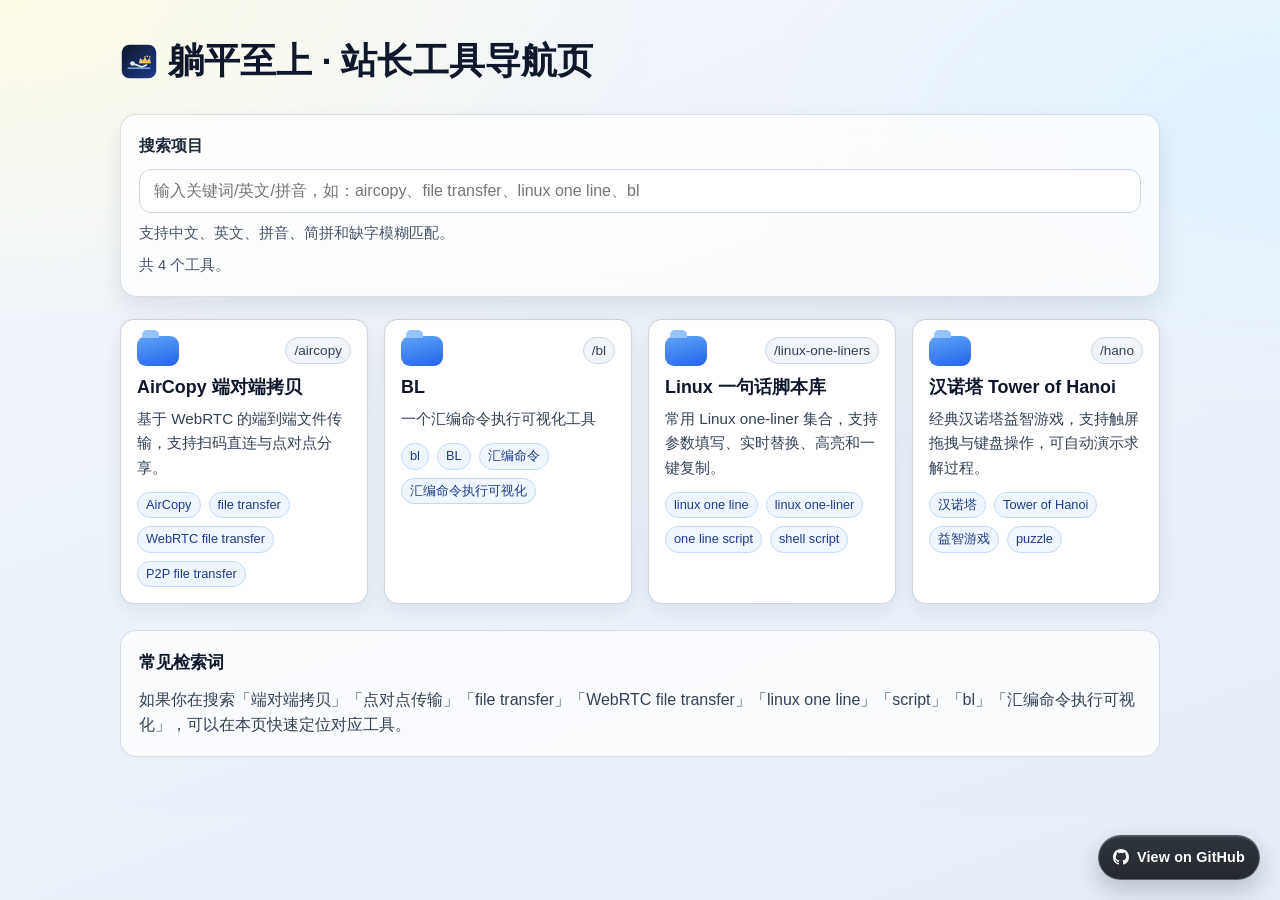
<file: index.html>
<!DOCTYPE html>
<html lang="zh-CN">
<head>
  <meta charset="UTF-8" />
  <meta name="viewport" content="width=device-width, initial-scale=1.0" />
  <title>躺平至上 | 站长工具导航与端对端拷贝入口</title>
  <meta
    name="description"
    content="站长工具导航页，聚合 AirCopy、BL 等子项目，支持中文/英文/拼音/简拼模糊搜索。可通过 file transfer、one line script、bl、汇编命令执行可视化等关键词快速找到工具。"
  />
  <meta
    name="keywords"
    content="站长工具,工具导航,AirCopy,file transfer,WebRTC file transfer,端对端拷贝,点对点传输,Linux one line,Linux one-liner,script,bl,BL,汇编命令执行可视化,assembly visualizer"
  />
  <meta name="robots" content="index,follow,max-image-preview:large,max-snippet:-1,max-video-preview:-1" />
  <meta property="og:type" content="website" />
  <meta property="og:title" content="躺平至上 | 站长工具导航与端对端拷贝入口" />
  <meta
    property="og:description"
    content="收录 AirCopy、BL 等子项目，支持拼音和模糊搜索，快速定位端对端拷贝、脚本库与汇编命令执行可视化工具。"
  />
  <meta property="og:locale" content="zh_CN" />
  <meta property="og:url" content="https://www.liedown.top/" />
  <meta name="theme-color" content="#0f172a" />
  <link rel="canonical" href="https://www.liedown.top/" />
  <link rel="icon" type="image/svg+xml" href="./site-icon.svg" />
  <style>
    :root {
      --bg-1: #f2f6fb;
      --bg-2: #e6edf7;
      --text-main: #0f172a;
      --text-sub: #334155;
      --line: #cbd5e1;
      --card-bg: #ffffff;
      --accent: #1d4ed8;
      --accent-soft: #dbeafe;
      --shadow: 0 10px 24px rgba(15, 23, 42, 0.09);
      --radius: 16px;
    }

    * {
      box-sizing: border-box;
    }

    html,
    body {
      margin: 0;
      padding: 0;
      min-height: 100%;
      color: var(--text-main);
      background:
        radial-gradient(1200px 600px at 0% 0%, #fefce8 0%, transparent 55%),
        radial-gradient(1000px 550px at 100% 15%, #e0f2fe 0%, transparent 52%),
        linear-gradient(160deg, var(--bg-1), var(--bg-2));
      font-family: "Noto Sans SC", "PingFang SC", "Microsoft YaHei", sans-serif;
      line-height: 1.6;
    }

    a {
      color: inherit;
    }

    .container {
      width: min(1040px, calc(100% - 40px));
      margin: 0 auto;
      padding: 40px 0 56px;
    }

    .hero {
      margin-bottom: 26px;
    }

    .hero h1 {
      margin: 0;
      font-size: clamp(1.7rem, 2.8vw, 2.4rem);
      line-height: 1.2;
    }

    .hero-title {
      display: inline-flex;
      align-items: center;
      gap: 10px;
    }

    .hero-title-icon {
      width: 1.05em;
      height: 1.05em;
      border-radius: 0.22em;
      flex-shrink: 0;
    }

    .hero p {
      margin: 10px 0 0;
      color: var(--text-sub);
    }

    .search-panel {
      background: rgba(255, 255, 255, 0.78);
      backdrop-filter: blur(8px);
      border: 1px solid rgba(148, 163, 184, 0.35);
      border-radius: var(--radius);
      padding: 18px;
      box-shadow: var(--shadow);
      margin-bottom: 22px;
    }

    .search-title {
      margin: 0 0 10px;
      font-size: 1rem;
      color: #1e293b;
      font-weight: 700;
    }

    .search-box {
      position: relative;
    }

    .search-box input {
      width: 100%;
      border: 1px solid var(--line);
      border-radius: 12px;
      padding: 12px 14px;
      font-size: 1rem;
      outline: none;
      transition: border-color 0.2s ease, box-shadow 0.2s ease;
      background: #fff;
    }

    .search-box input:focus {
      border-color: var(--accent);
      box-shadow: 0 0 0 4px var(--accent-soft);
    }

    .search-tip,
    .result-tip {
      margin: 9px 0 0;
      font-size: 0.92rem;
      color: #475569;
    }

    .cards {
      display: grid;
      grid-template-columns: repeat(auto-fit, minmax(240px, 1fr));
      gap: 16px;
      margin-top: 14px;
    }

    .folder-card {
      display: block;
      text-decoration: none;
      background: var(--card-bg);
      border: 1px solid rgba(148, 163, 184, 0.45);
      border-radius: 14px;
      padding: 16px;
      box-shadow: 0 6px 18px rgba(15, 23, 42, 0.07);
      transition: transform 0.2s ease, box-shadow 0.2s ease, border-color 0.2s ease;
      min-height: 164px;
    }

    .folder-card:hover,
    .folder-card:focus-visible {
      transform: translateY(-2px);
      box-shadow: 0 12px 26px rgba(15, 23, 42, 0.12);
      border-color: rgba(29, 78, 216, 0.35);
    }

    .folder-top {
      display: flex;
      align-items: center;
      justify-content: space-between;
      gap: 10px;
      margin-bottom: 10px;
    }

    .folder-icon {
      width: 42px;
      height: 30px;
      border-radius: 9px;
      background: linear-gradient(165deg, #60a5fa, #2563eb);
      position: relative;
      flex-shrink: 0;
    }

    .folder-icon::before {
      content: "";
      position: absolute;
      top: -6px;
      left: 5px;
      width: 17px;
      height: 8px;
      border-radius: 5px 5px 0 0;
      background: #93c5fd;
    }

    .folder-path {
      font-size: 0.85rem;
      color: #334155;
      background: #f1f5f9;
      border: 1px solid #cbd5e1;
      border-radius: 999px;
      padding: 2px 8px;
      white-space: nowrap;
    }

    .folder-card h2 {
      margin: 0;
      font-size: 1.12rem;
      line-height: 1.3;
    }

    .folder-card p {
      margin: 8px 0 0;
      color: var(--text-sub);
      font-size: 0.95rem;
    }

    .folder-tags {
      margin-top: 12px;
      display: flex;
      flex-wrap: wrap;
      gap: 8px;
    }

    .folder-tags span {
      font-size: 0.8rem;
      padding: 2px 8px;
      border-radius: 999px;
      background: #eff6ff;
      color: #1e3a8a;
      border: 1px solid #bfdbfe;
    }

    .seo-block {
      margin-top: 26px;
      background: rgba(255, 255, 255, 0.74);
      border: 1px solid rgba(148, 163, 184, 0.35);
      border-radius: var(--radius);
      padding: 18px;
      color: #334155;
    }

    .seo-block h2 {
      margin: 0;
      font-size: 1.08rem;
      color: #0f172a;
    }

    .seo-block p {
      margin: 10px 0 0;
    }

    .empty {
      margin-top: 12px;
      padding: 16px;
      border-radius: 12px;
      border: 1px dashed #94a3b8;
      background: rgba(255, 255, 255, 0.62);
      color: #334155;
    }

    .visually-hidden {
      position: absolute;
      width: 1px;
      height: 1px;
      padding: 0;
      margin: -1px;
      overflow: hidden;
      clip: rect(0, 0, 0, 0);
      white-space: nowrap;
      border: 0;
    }

    .noscript {
      margin-top: 14px;
      color: #475569;
      font-size: 0.95rem;
    }

    .github-link {
      position: fixed;
      right: 20px;
      bottom: 20px;
      z-index: 30;
      display: inline-flex;
      align-items: center;
      gap: 8px;
      padding: 10px 14px;
      border-radius: 999px;
      border: 1px solid rgba(255, 255, 255, 0.22);
      background: linear-gradient(180deg, #2f363d 0%, #24292f 100%);
      color: #ffffff;
      text-decoration: none;
      font-size: 0.9rem;
      font-weight: 600;
      letter-spacing: 0.01em;
      box-shadow:
        0 10px 24px rgba(15, 23, 42, 0.22),
        inset 0 1px 0 rgba(255, 255, 255, 0.14);
      transition: transform 0.2s ease, box-shadow 0.2s ease, background 0.2s ease;
    }

    .github-link:hover {
      transform: translateY(-1px);
      background: linear-gradient(180deg, #3b434b 0%, #2f363d 100%);
      box-shadow:
        0 13px 28px rgba(15, 23, 42, 0.26),
        inset 0 1px 0 rgba(255, 255, 255, 0.18);
    }

    .github-link:focus-visible {
      outline: 3px solid #93c5fd;
      outline-offset: 3px;
    }

    .github-link svg {
      width: 16px;
      height: 16px;
      fill: currentColor;
      flex-shrink: 0;
    }

    @media (max-width: 640px) {
      .container {
        width: min(100%, calc(100% - 24px));
        padding-top: 26px;
      }

      .search-panel,
      .seo-block {
        padding: 14px;
      }

      .folder-card {
        min-height: 146px;
      }

      .github-link {
        right: 12px;
        bottom: 12px;
        font-size: 0.84rem;
        padding: 9px 12px;
      }
    }
  </style>
</head>
<body>
  <main class="container">
    <header class="hero">
      <h1 class="hero-title">
        <img class="hero-title-icon" src="./site-icon.svg" alt="" aria-hidden="true" />
        <span>躺平至上 · 站长工具导航页</span>
      </h1>
    </header>

    <section class="search-panel" aria-labelledby="search-title">
      <h2 id="search-title" class="search-title">搜索项目</h2>
      <label class="visually-hidden" for="searchInput">搜索工具名称、关键词或拼音</label>
      <div class="search-box">
        <input
          id="searchInput"
          type="search"
          autocomplete="off"
          placeholder="输入关键词/英文/拼音，如：aircopy、file transfer、linux one line、bl"
        />
      </div>
      <p class="search-tip">支持中文、英文、拼音、简拼和缺字模糊匹配。</p>
      <p id="resultTip" class="result-tip" aria-live="polite"></p>
    </section>

    <section aria-labelledby="tools-title">
      <h2 id="tools-title" class="visually-hidden">工具列表</h2>
      <div id="cardGrid" class="cards" role="list"></div>
      <div id="emptyState" class="empty" hidden>未匹配到工具，试试「file transfer / linux one line / script / aircopy / bl」。</div>
    </section>

    <section class="seo-block" aria-labelledby="seo-title">
      <h2 id="seo-title">常见检索词</h2>
      <p>
        如果你在搜索「端对端拷贝」「点对点传输」「file transfer」「WebRTC file transfer」「linux one line」「script」「bl」「汇编命令执行可视化」，可以在本页快速定位对应工具。
      </p>
    </section>

    <noscript>
      <p class="noscript">当前页面支持 JavaScript 增强搜索。你仍可直接访问：<a href="./aircopy/">AirCopy 端对端拷贝</a>、<a href="./bl/">BL</a>、<a href="./hano/">汉诺塔游戏</a>。</p>
    </noscript>
  </main>

  <a
    class="github-link"
    href="https://github.com/ProtossGenius/single-pages.git"
    target="_blank"
    rel="noopener noreferrer"
    aria-label="在 GitHub 查看 single-pages 仓库"
  >
    <svg viewBox="0 0 16 16" aria-hidden="true" focusable="false">
      <path d="M8 0C3.58 0 0 3.58 0 8a8 8 0 0 0 5.47 7.59c.4.07.55-.17.55-.38 0-.19-.01-.82-.01-1.49-2.01.37-2.53-.49-2.69-.94-.09-.23-.48-.94-.82-1.13-.28-.15-.68-.52-.01-.53.63-.01 1.08.58 1.23.82.72 1.21 1.87.87 2.33.66.07-.52.28-.87.5-1.07-1.78-.2-3.64-.89-3.64-3.95 0-.87.31-1.59.82-2.15-.08-.2-.36-1.02.08-2.12 0 0 .67-.21 2.2.82a7.54 7.54 0 0 1 4 0c1.53-1.04 2.2-.82 2.2-.82.44 1.1.16 1.92.08 2.12.51.56.82 1.27.82 2.15 0 3.07-1.87 3.75-3.65 3.95.29.25.54.73.54 1.48 0 1.07-.01 1.93-.01 2.2 0 .21.15.46.55.38A8 8 0 0 0 16 8c0-4.42-3.58-8-8-8Z" />
    </svg>
    <span>View on GitHub</span>
  </a>

  <script>
    const TOOL_LIST = [
      {
        id: "aircopy",
        title: "AirCopy 端对端拷贝",
        folder: "aircopy",
        url: "./aircopy/",
        description: "基于 WebRTC 的端到端文件传输，支持扫码直连与点对点分享。",
        keywords: [
          "AirCopy",
          "file transfer",
          "WebRTC file transfer",
          "P2P file transfer",
          "端对端拷贝",
          "端到端拷贝",
          "点对点传输",
          "局域网传文件",
          "WebRTC 文件传输",
          "P2P 文件快传",
          "文件传输"
        ]
      },
      {
        id: "bl",
        title: "BL",
        folder: "bl",
        url: "./bl/",
        description: "一个汇编命令执行可视化工具",
        keywords: [
          "bl",
          "BL",
          "汇编命令",
          "汇编命令执行可视化",
          "assembly",
          "assembly visualizer",
          "instruction visualizer"
        ]
      },
      {
        id: "linux-one-liners",
        title: "Linux 一句话脚本库",
        folder: "linux-one-liners",
        url: "./linux-one-liners/",
        description: "常用 Linux one-liner 集合，支持参数填写、实时替换、高亮和一键复制。",
        keywords: [
          "linux one line",
          "linux one-liner",
          "one line script",
          "shell script",
          "script",
          "Linux 一句话脚本",
          "runhttps",
          "反向代理",
          "SSH 反向隧道",
          "日志过滤",
          "端口占用"
        ]
      },
      {
        id: "hano",
        title: "汉诺塔 Tower of Hanoi",
        folder: "hano",
        url: "./hano/",
        description: "经典汉诺塔益智游戏，支持触屏拖拽与键盘操作，可自动演示求解过程。",
        keywords: [
          "汉诺塔",
          "Tower of Hanoi",
          "益智游戏",
          "puzzle",
          "拖拽",
          "递归",
          "游戏",
          "自动求解",
          "hanoi"
        ]
      }
    ];

    const searchInput = document.getElementById("searchInput");
    const cardGrid = document.getElementById("cardGrid");
    const resultTip = document.getElementById("resultTip");
    const emptyState = document.getElementById("emptyState");

    let normalized = TOOL_LIST.map((tool) => buildSearchDoc(tool));
    let fuse = createFuse(normalized);

    init();

    function init() {
      const initQuery = new URLSearchParams(window.location.search).get("q") || "";
      searchInput.value = initQuery;
      renderByQuery(initQuery);
      searchInput.addEventListener("input", (event) => {
        const query = event.target.value;
        renderByQuery(query);
        syncQuery(query);
      });
      injectStructuredData();
      scheduleSearchEnhancer();
    }

    function createFuse(list) {
      if (!window.Fuse) {
        return null;
      }
      return new window.Fuse(list, {
        includeScore: true,
        shouldSort: true,
        ignoreLocation: true,
        threshold: 0.42,
        keys: [
          { name: "title", weight: 0.35 },
          { name: "description", weight: 0.2 },
          { name: "keywordText", weight: 0.35 },
          { name: "folder", weight: 0.1 }
        ]
      });
    }

    function scheduleSearchEnhancer() {
      const run = () => {
        enhanceSearchWithExternalLibs().catch(() => {
          // 保持本地搜索可用；外部增强加载失败不影响首屏展示。
        });
      };

      if (typeof window.requestIdleCallback === "function") {
        window.requestIdleCallback(run, { timeout: 1200 });
        return;
      }
      window.setTimeout(run, 0);
    }

    async function enhanceSearchWithExternalLibs() {
      const [fuseLoaded, pinyinLoaded] = await Promise.all([
        ensureScript(
          ["./vendor/fuse.min.js"],
          () => Boolean(window.Fuse)
        ),
        ensureScript(
          ["./vendor/pinyin-pro.js"],
          () => Boolean(window.pinyinPro && typeof window.pinyinPro.pinyin === "function")
        )
      ]);

      if (!fuseLoaded && !pinyinLoaded) {
        return;
      }

      normalized = TOOL_LIST.map((tool) => buildSearchDoc(tool));
      fuse = createFuse(normalized);
      renderByQuery(searchInput.value || "");
    }

    async function ensureScript(urls, isReady) {
      if (isReady()) {
        return true;
      }

      for (const url of urls) {
        const loaded = await loadScript(url);
        if (loaded && isReady()) {
          return true;
        }
      }
      return false;
    }

    function loadScript(url) {
      return new Promise((resolve) => {
        const existing = document.querySelector(`script[data-external-lib="${url}"]`);
        if (existing) {
          existing.addEventListener("load", () => resolve(true), { once: true });
          existing.addEventListener("error", () => resolve(false), { once: true });
          return;
        }

        const script = document.createElement("script");
        script.src = url;
        script.async = true;
        script.dataset.externalLib = url;
        script.onload = () => resolve(true);
        script.onerror = () => {
          script.remove();
          resolve(false);
        };
        document.head.appendChild(script);
      });
    }

    function buildSearchDoc(tool) {
      const keywordText = (tool.keywords || []).join(" ");
      const rawText = `${tool.title} ${tool.folder} ${tool.description} ${keywordText}`;
      const normalizedText = normalize(rawText);

      const pinyinInfo = toPinyin(rawText);

      return {
        ...tool,
        keywordText,
        normalizedText,
        normalizedTitle: normalize(tool.title),
        normalizedKeywords: normalize(keywordText),
        pinyinFull: pinyinInfo.full,
        pinyinInitial: pinyinInfo.initial
      };
    }

    function toPinyin(text) {
      if (!window.pinyinPro || typeof window.pinyinPro.pinyin !== "function") {
        return { full: "", initial: "" };
      }

      try {
        const fullRaw = window.pinyinPro.pinyin(text, { toneType: "none" });
        const fullText = Array.isArray(fullRaw) ? fullRaw.join("") : String(fullRaw);
        const initialRaw = window.pinyinPro.pinyin(text, { pattern: "first", toneType: "none" });

        return {
          full: normalize(fullText),
          initial: normalize(initialRaw)
        };
      } catch (error) {
        return { full: "", initial: "" };
      }
    }

    function normalize(text) {
      return String(text || "")
        .toLowerCase()
        .normalize("NFKC")
        .replace(/[\s_\-./]+/g, "")
        .trim();
    }

    function subsequenceScore(query, target) {
      if (!query || !target) {
        return 0;
      }
      if (target.includes(query)) {
        return 1;
      }

      let qIndex = 0;
      let streak = 0;
      let bestStreak = 0;
      let gaps = 0;

      for (let i = 0; i < target.length && qIndex < query.length; i += 1) {
        if (target[i] === query[qIndex]) {
          qIndex += 1;
          streak += 1;
          if (streak > bestStreak) {
            bestStreak = streak;
          }
        } else {
          if (streak > 0) {
            gaps += 1;
          }
          streak = 0;
        }
      }

      if (qIndex !== query.length) {
        return 0;
      }

      const coverage = query.length / target.length;
      const continuity = bestStreak / query.length;
      const gapPenalty = Math.min(0.35, gaps / (target.length + 1));

      return Math.max(0.12, 0.45 + coverage * 0.35 + continuity * 0.3 - gapPenalty);
    }

    function searchTools(query) {
      const normalizedQuery = normalize(query);
      if (!normalizedQuery) {
        return normalized.map((item) => ({ item, score: 1 }));
      }

      const scoreMap = new Map();

      if (fuse) {
        fuse.search(query).forEach((result) => {
          const fuseScore = 1 - (result.score || 1);
          scoreMap.set(result.item.id, Math.max(scoreMap.get(result.item.id) || 0, fuseScore));
        });
      }

      normalized.forEach((item) => {
        const customScore = Math.max(
          subsequenceScore(normalizedQuery, item.normalizedText),
          subsequenceScore(normalizedQuery, item.normalizedTitle),
          subsequenceScore(normalizedQuery, item.normalizedKeywords),
          subsequenceScore(normalizedQuery, item.pinyinFull),
          subsequenceScore(normalizedQuery, item.pinyinInitial)
        );

        if (customScore > 0) {
          scoreMap.set(item.id, Math.max(scoreMap.get(item.id) || 0, customScore));
        }
      });

      return normalized
        .filter((item) => scoreMap.has(item.id))
        .map((item) => ({ item, score: scoreMap.get(item.id) || 0 }))
        .sort((a, b) => b.score - a.score);
    }

    function renderByQuery(query) {
      const results = searchTools(query);
      renderCards(results.map((entry) => entry.item));

      const normalizedQuery = normalize(query);
      if (!normalizedQuery) {
        resultTip.textContent = `共 ${TOOL_LIST.length} 个工具。`;
      } else {
        resultTip.textContent = `关键词“${query}”匹配到 ${results.length} 个工具。`;
      }

      emptyState.hidden = results.length !== 0;
    }

    function renderCards(list) {
      cardGrid.innerHTML = list
        .map((tool) => {
          const tags = (tool.keywords || []).slice(0, 4).map((tag) => `<span>${escapeHtml(tag)}</span>`).join("");
          return `
            <a class="folder-card" role="listitem" href="${encodeURI(tool.url)}">
              <div class="folder-top">
                <span class="folder-icon" aria-hidden="true"></span>
                <span class="folder-path">/${escapeHtml(tool.folder)}</span>
              </div>
              <h2>${escapeHtml(tool.title)}</h2>
              <p>${escapeHtml(tool.description)}</p>
              <div class="folder-tags">${tags}</div>
            </a>
          `;
        })
        .join("");
    }

    function escapeHtml(text) {
      return String(text || "")
        .replace(/&/g, "&amp;")
        .replace(/</g, "&lt;")
        .replace(/>/g, "&gt;")
        .replace(/\"/g, "&quot;")
        .replace(/'/g, "&#39;");
    }

    function syncQuery(query) {
      const url = new URL(window.location.href);
      const clean = query.trim();
      if (clean) {
        url.searchParams.set("q", clean);
      } else {
        url.searchParams.delete("q");
      }
      window.history.replaceState(null, "", url.pathname + url.search);
    }

    function injectStructuredData() {
      const script = document.createElement("script");
      script.type = "application/ld+json";

      const currentPageUrl = new URL("./", window.location.href).href;
      const graph = [
        {
          "@context": "https://schema.org",
          "@type": "WebSite",
          name: "站长工具导航",
          inLanguage: "zh-CN",
          url: currentPageUrl,
          description: "站长工具页，提供端对端拷贝、脚本库与汇编命令执行可视化等子项目入口。",
          potentialAction: {
            "@type": "SearchAction",
            target: `${currentPageUrl}?q={search_term_string}`,
            "query-input": "required name=search_term_string"
          }
        },
        {
          "@context": "https://schema.org",
          "@type": "ItemList",
          name: "站长工具子项目列表",
          itemListElement: TOOL_LIST.map((tool, index) => ({
            "@type": "ListItem",
            position: index + 1,
            name: tool.title,
            description: tool.description,
            url: new URL(tool.url, window.location.href).href
          }))
        }
      ];

      script.textContent = JSON.stringify(graph);
      document.head.appendChild(script);
    }
  </script>
</body>
</html>
</file>
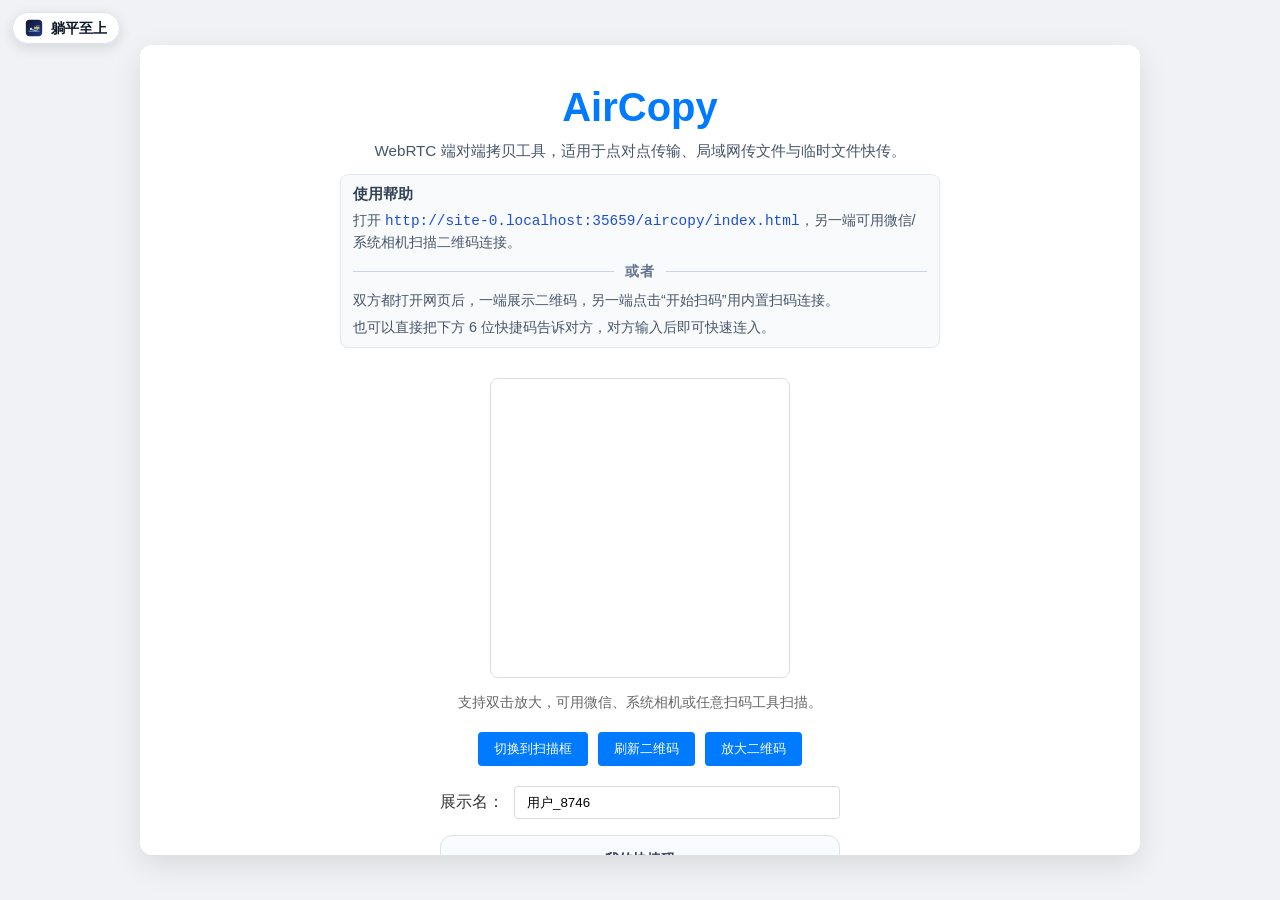
<file: aircopy/index.html>
<!DOCTYPE html>
<html lang="zh-CN">
<head>
    <meta charset="UTF-8">
    <meta name="viewport" content="width=device-width, initial-scale=1.0, viewport-fit=cover">
    <meta name="theme-color" content="#020617">
    <meta name="mobile-web-app-capable" content="yes">
    <meta name="apple-mobile-web-app-capable" content="yes">
    <meta name="apple-mobile-web-app-status-bar-style" content="black-translucent">
    <meta name="apple-mobile-web-app-title" content="AirCopy">
    <title>躺平至上 | AirCopy 端对端拷贝与 WebRTC 点对点文件传输</title>
    <meta name="description" content="AirCopy 是一个基于 WebRTC 的端对端拷贝工具，支持扫码直连、点对点传输与局域网传文件。无需安装即可在浏览器中完成文件快传。">
    <meta name="keywords" content="AirCopy,端对端拷贝,端到端拷贝,点对点传输,局域网传文件,WebRTC 文件传输,浏览器文件快传">
    <meta name="robots" content="index,follow,max-image-preview:large,max-snippet:-1,max-video-preview:-1">
    <meta property="og:type" content="website">
    <meta property="og:title" content="躺平至上 | AirCopy 端对端拷贝与 WebRTC 点对点文件传输">
    <meta property="og:description" content="基于 WebRTC 的端对端文件传输工具，支持扫码连接与点对点文件快传。">
    <meta property="og:locale" content="zh_CN">
    <meta property="og:url" content="https://www.liedown.top/aircopy/">
    <meta name="twitter:card" content="summary">
    <link rel="canonical" href="https://www.liedown.top/aircopy/">
    <link rel="icon" type="image/svg+xml" href="../site-icon.svg">
    <link rel="manifest" href="./manifest.webmanifest">
    <link rel="stylesheet" href="style.css">
    <script type="application/ld+json">
        {
            "@context": "https://schema.org",
            "@type": "SoftwareApplication",
            "name": "AirCopy",
            "applicationCategory": "UtilitiesApplication",
            "operatingSystem": "Web Browser",
            "inLanguage": "zh-CN",
            "description": "AirCopy 是一个基于 WebRTC 的端对端拷贝工具，支持扫码直连、点对点传输与局域网传文件。",
            "keywords": "AirCopy,端对端拷贝,端到端拷贝,点对点传输,局域网传文件,WebRTC 文件传输",
            "offers": {
                "@type": "Offer",
                "price": "0",
                "priceCurrency": "USD"
            }
        }
    </script>
</head>
<body>
    <a class="home-entry" href="../" aria-label="返回躺平至上主页" title="返回主页">
        <img src="../site-icon.svg" alt="" />
        <span>躺平至上</span>
    </a>
    <div id="app">
        <!-- 连接前界面 -->
        <div id="connection-setup" class="screen">
            <div class="header">
                <h1>AirCopy</h1>
                <p class="usage-seo">
                    WebRTC 端对端拷贝工具，适用于点对点传输、局域网传文件与临时文件快传。
                </p>
                <div class="usage-help">
                    <p class="usage-title">使用帮助</p>
                    <div class="usage-list" role="list">
                        <p class="usage-item">
                            打开 <span id="base-url-text" class="usage-url"></span>，另一端可用微信/系统相机扫描二维码连接。
                        </p>
                        <p class="usage-divider" aria-hidden="true">或者</p>
                        <p class="usage-item">双方都打开网页后，一端展示二维码，另一端点击“开始扫码”用内置扫码连接。</p>
                        <p class="usage-item">也可以直接把下方 6 位快捷码告诉对方，对方输入后即可快速连入。</p>
                    </div>
                </div>
            </div>
            
            <div class="content">
                <div id="qr-container" class="toggle-content">
                    <div id="qrcode"></div>
                    <p class="hint">支持双击放大，可用微信、系统相机或任意扫码工具扫描。</p>
                </div>
                
                <div id="scanner-container" class="toggle-content hidden">
                    <div id="scanner-shell" class="scanner-shell">
                        <div id="reader"></div>
                        <div class="scanner-overlay">
                            <span class="corner tl"></span>
                            <span class="corner tr"></span>
                            <span class="corner bl"></span>
                            <span class="corner br"></span>
                            <div class="scan-line"></div>
                        </div>
                    </div>
                    <p class="hint">点击下方按钮后，用内置扫码读取对方页面的连接二维码。</p>
                </div>

                <div class="controls">
                    <button id="toggle-method">切换到扫描框</button>
                    <button id="scan-trigger" class="hidden">开始扫码</button>
                    <button id="regen-offer">刷新二维码</button>
                    <button id="enlarge-qr">放大二维码</button>
                    <button id="back-to-chat" class="hidden">返回会话</button>
                </div>

                <div class="user-info">
                    <label for="display-name">展示名：</label>
                    <input type="text" id="display-name" placeholder="请输入您的名字" value="用户_">
                </div>

                <div class="shortcut-panel">
                    <div class="shortcut-code-card">
                        <span class="shortcut-title">我的快捷码</span>
                        <strong id="shortcut-code-text" class="shortcut-code-text">------</strong>
                        <p class="shortcut-hint">实际连接到以 AirCopy 开头的 Peer 节点，对方只需输入这 6 位码。</p>
                    </div>
                    <div class="shortcut-connect-row">
                        <label class="hidden" for="shortcut-code-input">输入对方快捷码</label>
                        <input
                            id="shortcut-code-input"
                            type="text"
                            maxlength="6"
                            autocomplete="off"
                            autocapitalize="characters"
                            spellcheck="false"
                            placeholder="输入对方快捷码"
                            aria-label="输入对方快捷码"
                        />
                        <button id="connect-shortcut" type="button">快捷连入</button>
                    </div>
                </div>

                <p id="status-text" class="status-text">正在初始化…</p>
            </div>
        </div>

        <!-- 连接后界面 -->
        <div id="chat-interface" class="screen hidden">
            <div class="sidebar">
                <div class="sidebar-header">
                    <div class="sidebar-header-main">
                        <h3>会话</h3>
                        <button id="settings-toggle" class="settings-toggle" type="button" aria-label="打开设置">☰</button>
                    </div>
                    <div id="sidebar-settings" class="sidebar-settings hidden">
                        <label class="setting-row" for="status-log-max">
                            <span>最大日志条数</span>
                            <input id="status-log-max" class="setting-number" type="number" min="20" max="5000" step="1" inputmode="numeric" />
                        </label>
                        <button id="copy-latest-logs" class="setting-action" type="button">复制最新日志</button>
                        <button id="clear-latest-logs" class="setting-action" type="button">清空日志/缓存日志</button>
                    </div>
                </div>
                <ul id="session-list">
                    <!-- 会话项由脚本动态渲染 -->
                </ul>
            </div>
            
            <div class="main-chat">
                <div class="chat-header">
                    <div class="chat-header-main">
                        <button id="session-toggle" class="session-toggle" type="button">
                            <span id="chat-title" class="chat-title-text">当前会话</span>
                            <span id="chat-status" class="chat-status offline">离线</span>
                            <span id="chat-unread" class="unread-badge hidden">0</span>
                        </button>
                        <button id="chat-reconnect" class="peer-reconnect hidden" type="button" aria-label="重连" title="重连">↻</button>
                        <div class="chat-menu-wrap">
                            <button
                                id="chat-menu-toggle"
                                class="chat-menu-toggle"
                                type="button"
                                aria-label="更多操作"
                                aria-haspopup="true"
                                aria-expanded="false"
                                title="更多操作"
                            >...</button>
                            <div id="chat-menu" class="chat-menu hidden" role="menu" aria-label="会话操作">
                                <button id="open-connector" class="chat-menu-item" type="button" role="menuitem">连接更多</button>
                                <button id="exit-chat" class="chat-menu-item chat-menu-item-danger" type="button" role="menuitem">退出</button>
                            </div>
                        </div>
                    </div>
                </div>
                
                <div id="chat-messages" class="messages-container">
                    <!-- 消息将在这里动态生成 -->
                </div>
                
                <div class="chat-input-area">
                    <div class="input-actions">
                        <button id="send-file" disabled>文件</button>
                        <button id="send-emoji" disabled>表情</button>
                        <button id="record-voice" disabled>语音</button>
                        <button id="board-toggle" disabled>发起画板</button>
                        <button id="video-call" disabled>视频</button>
                        <input id="file-input" type="file" class="hidden" />
                    </div>
                    <div id="emoji-panel" class="emoji-panel hidden" aria-label="表情面板"></div>
                    <div class="input-wrapper">
                        <textarea id="message-input" placeholder="输入消息..."></textarea>
                        <button id="send-btn">发送</button>
                    </div>
                </div>
            </div>

            <div id="session-backdrop" class="session-backdrop"></div>
        </div>
    </div>

    <div id="qr-modal" class="qr-modal hidden">
        <button id="qr-modal-close" class="qr-modal-close">关闭</button>
        <div id="qrcode-large" class="qrcode-large"></div>
    </div>

    <div id="video-modal" class="video-modal hidden">
        <div class="video-card">
            <div class="video-card-header">
                <strong>通话 / 屏幕共享</strong>
                <span id="video-status">未开始</span>
            </div>
            <div class="video-settings">
                <label>
                    发送内容
                    <select id="video-source-select">
                        <option value="camera">摄像头</option>
                        <option value="screen">屏幕</option>
                        <option value="audio">仅语音</option>
                    </select>
                </label>
                <button id="apply-video-source" class="secondary" type="button">应用发送内容</button>
                <label>
                    <input id="video-show-toggle" type="checkbox" checked />
                    展示我的画面
                </label>
                <label>
                    <input id="video-mute-toggle" type="checkbox" />
                    静音
                </label>
            </div>
            <div class="video-grid">
                <div class="video-pane">
                    <span>对方画面</span>
                    <video id="remote-video" autoplay playsinline></video>
                </div>
                <div class="video-pane">
                    <span>本地画面</span>
                    <video id="local-video" autoplay playsinline muted></video>
                </div>
            </div>
            <div id="incoming-call-actions" class="video-actions hidden">
                <button id="accept-video-call">接听</button>
                <button id="reject-video-call" class="danger">挂断</button>
            </div>
            <div class="video-actions">
                <button id="hangup-video" class="danger">挂断</button>
                <button id="close-video-modal" class="secondary">关闭窗口</button>
            </div>
        </div>
    </div>

    <div id="board-modal" class="board-modal hidden">
        <div id="board-stage" class="board-stage">
            <canvas id="board-canvas"></canvas>
            <canvas id="board-laser-canvas" aria-hidden="true"></canvas>
            <div id="board-controls" class="board-floating board-controls">
                <div class="board-controls-header">
                    <button id="board-controls-toggle" class="secondary" type="button">收起</button>
                    <span id="board-status" class="board-status-chip">未打开</span>
                </div>
                <div id="board-controls-body" class="board-controls-body">
                    <div class="board-toolbar">
                        <div class="board-tool-group">
                            <button id="board-tool-brush" type="button" class="active">画笔</button>
                            <button id="board-tool-eraser" type="button">橡皮</button>
                            <button id="board-tool-laser" type="button">激光棒</button>
                            <button id="board-tool-pan" type="button">平移</button>
                        </div>
                        <div class="board-tool-group">
                            <button id="board-undo" type="button" class="secondary">撤销</button>
                            <button id="board-redo" type="button" class="secondary">重做</button>
                        </div>
                        <label class="board-field">
                            <span>颜色</span>
                            <input id="board-color" type="color" value="#2563eb" />
                        </label>
                        <label class="board-field">
                            <span>粗细</span>
                            <input id="board-size" type="range" min="2" max="72" step="1" value="12" />
                        </label>
                    </div>
                    <div class="board-control-actions">
                        <button id="close-board-modal" class="secondary" type="button">关闭</button>
                        <button id="board-fullscreen-toggle" class="secondary" type="button">全屏</button>
                        <button id="board-voice-toggle" type="button">开启语音</button>
                        <button id="board-screen-toggle" type="button">共享屏幕</button>
                        <button id="board-clear-visible" class="secondary" type="button">清空当前视野</button>
                        <button id="board-reset-board" class="secondary" type="button">重置</button>
                        <button id="board-free-view" class="secondary" type="button">自由视角</button>
                        <button id="board-layer-toggle" class="secondary" type="button">图层 / 视角</button>
                    </div>
                    <p id="board-fullscreen-hint" class="board-fullscreen-hint hidden"></p>
                    <div id="board-layer-popover" class="board-layer-popover hidden">
                        <section class="board-panel-section">
                            <strong>状态</strong>
                            <p id="board-media-hint" class="board-popover-hint">当前未建立语音连接</p>
                        </section>
                        <section id="board-follow-panel" class="board-panel-section">
                            <strong>跟随视角</strong>
                            <div id="board-follow-list" class="board-follow-list"></div>
                        </section>
                        <section class="board-panel-section">
                            <strong>图层</strong>
                            <div id="board-layer-list" class="board-layer-list"></div>
                        </section>
                    </div>
                </div>
            </div>
        </div>
    </div>

    <div id="file-offer-modal" class="file-offer-modal hidden">
        <div class="file-offer-card">
            <h3>收到文件</h3>
            <p id="file-offer-text">对方正在发送文件</p>
            <p class="hint">接受后会优先让你选择保存位置；若暂未选择，将先缓存到内存。</p>
            <div class="file-offer-actions">
                <button id="accept-file-offer">接受并继续</button>
                <button id="reject-file-offer" class="danger">拒绝并断开</button>
            </div>
        </div>
    </div>

    <div id="board-invite-modal" class="file-offer-modal hidden">
        <div class="file-offer-card">
            <h3>共享画板邀请</h3>
            <p id="board-invite-text">对方邀请你进入共享画板</p>
            <p class="hint">接受后双方会同时进入画板；任一方退出时，双方都会离开画板。</p>
            <div class="file-offer-actions">
                <button id="accept-board-invite">进入画板</button>
                <button id="reject-board-invite" class="danger">拒绝</button>
            </div>
        </div>
    </div>

    <!-- 应用逻辑（第三方依赖由 main.js 动态加载并做多源回退） -->
    <script src="utils.js"></script>
    <script src="storage.js"></script>
    <script src="signal.js"></script>
    <script src="peer-id.js"></script>
    <script src="keepalive.js"></script>
    <script src="peer-connection.js"></script>
    <script src="file-transfer.js"></script>
    <script src="media-call.js"></script>
    <script src="peer-manager.js"></script>
    <script src="ui-connector.js"></script>
    <script src="ui-chat.js"></script>
    <script src="ui-file-offer.js"></script>
    <script src="ui-video.js"></script>
    <script src="ui-board.js"></script>
    <script src="main.js"></script>
</body>
</html>
</file>
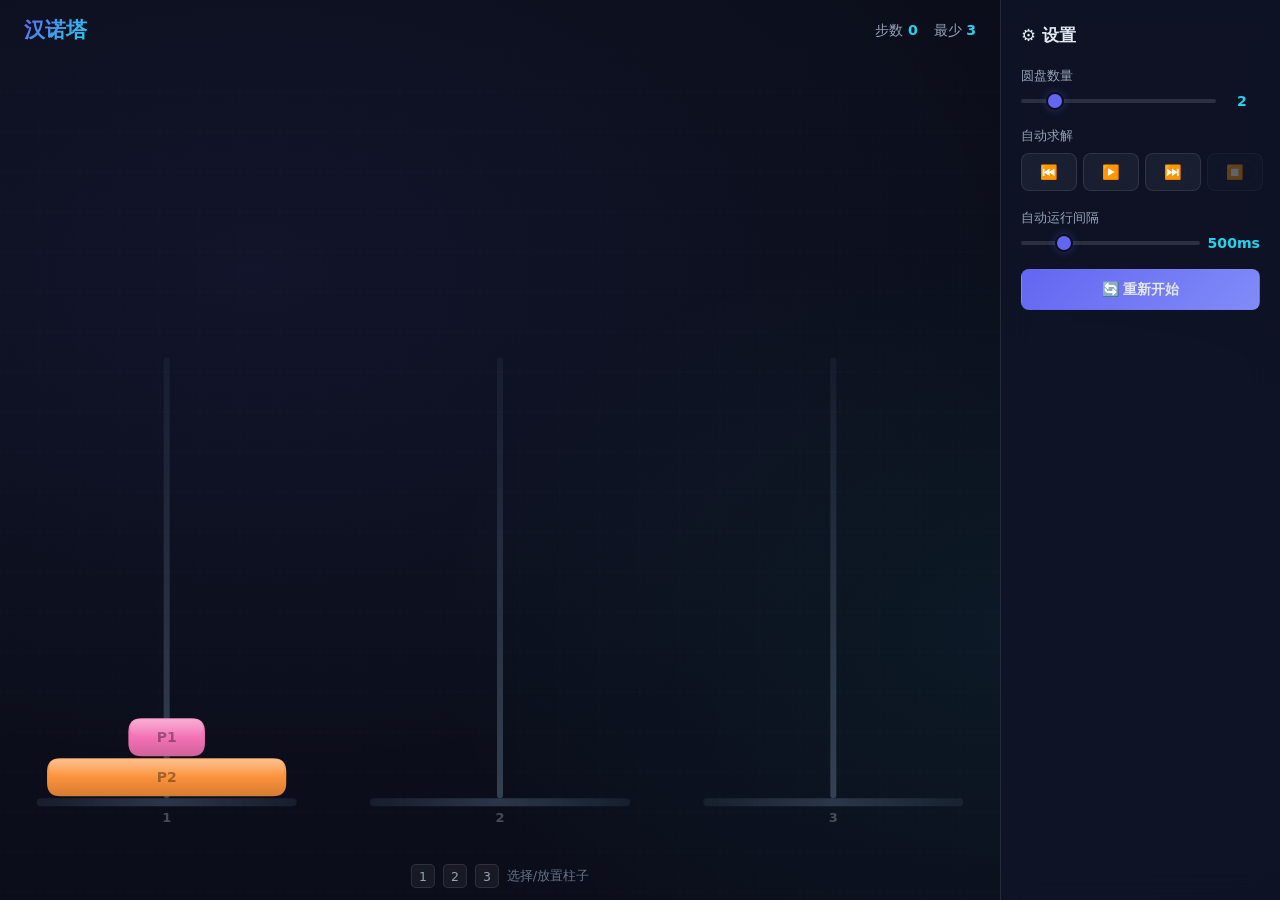
<file: hano/index.html>
<!DOCTYPE html>
<html lang="zh-CN">
<head>
  <meta charset="UTF-8" />
  <meta name="viewport" content="width=device-width, initial-scale=1.0, user-scalable=no" />
  <title>汉诺塔 | Tower of Hanoi</title>
  <meta name="description" content="经典汉诺塔益智游戏，支持触屏拖拽、键盘快捷键、自动演示，可自定义圆盘数量。" />
  <meta name="keywords" content="汉诺塔,Tower of Hanoi,益智游戏,puzzle,拖拽" />
  <link rel="icon" type="image/svg+xml" href="../site-icon.svg" />
  <style>
    /* ─── Design Tokens ─── */
    :root {
      --bg-deep: #0b0e1a;
      --bg-panel: rgba(15, 20, 40, 0.82);
      --bg-glass: rgba(255, 255, 255, 0.05);
      --border-glass: rgba(255, 255, 255, 0.10);
      --text-primary: #e2e8f0;
      --text-secondary: #94a3b8;
      --text-muted: #64748b;
      --accent: #6366f1;
      --accent-glow: rgba(99, 102, 241, 0.35);
      --accent-2: #22d3ee;
      --accent-3: #f472b6;
      --success: #34d399;
      --warning: #fbbf24;
      --danger: #f87171;
      --peg-color: #475569;
      --peg-highlight: #6366f1;
      --base-color: #334155;
      --radius: 14px;
      --radius-sm: 8px;
      --shadow-glow: 0 0 30px var(--accent-glow);
      --transition-fast: 0.18s cubic-bezier(0.4, 0, 0.2, 1);
      --transition-bounce: 0.35s cubic-bezier(0.34, 1.56, 0.64, 1);
    }

    /* ─── Reset ─── */
    *, *::before, *::after { box-sizing: border-box; margin: 0; padding: 0; }

    html, body {
      width: 100%; height: 100%;
      overflow: hidden;
      background: var(--bg-deep);
      color: var(--text-primary);
      font-family: 'Inter', 'Noto Sans SC', 'PingFang SC', system-ui, sans-serif;
      -webkit-font-smoothing: antialiased;
      touch-action: none;
      user-select: none;
    }

    /* ─── Layout ─── */
    .app {
      display: flex;
      width: 100%; height: 100%;
      background:
        radial-gradient(ellipse 800px 500px at 20% 30%, rgba(99,102,241,0.08), transparent),
        radial-gradient(ellipse 600px 400px at 80% 70%, rgba(34,211,238,0.06), transparent),
        var(--bg-deep);
    }

    /* Landscape (default): game left, settings right */
    .game-area {
      flex: 1;
      display: flex;
      flex-direction: column;
      position: relative;
      min-width: 0;
    }

    .settings-panel {
      width: 280px;
      flex-shrink: 0;
      padding: 24px 20px;
      background: var(--bg-panel);
      backdrop-filter: blur(16px);
      border-left: 1px solid var(--border-glass);
      overflow-y: auto;
      display: flex;
      flex-direction: column;
      gap: 18px;
    }

    .stack-panel {
      width: 280px;
      flex-shrink: 0;
      padding: 24px 20px;
      background: var(--bg-panel);
      backdrop-filter: blur(16px);
      border-left: 1px solid var(--border-glass);
      overflow-y: auto;
      display: flex;
      flex-direction: column;
      gap: 12px;
    }

    .stack-panel .stack-container {
      flex: 1;
      max-height: none;
    }

    /* Portrait mode */
    @media (orientation: portrait) {
      .app {
        flex-direction: column-reverse;
      }
      .settings-panel {
        width: 100%;
        flex-shrink: 0;
        max-height: 160px;
        border-left: none;
        border-bottom: 1px solid var(--border-glass);
        padding: 12px 20px;
        overflow-y: auto;
      }
      .stack-panel {
        width: 100%;
        flex-shrink: 0;
        max-height: 120px;
        border-left: none;
        border-bottom: 1px solid var(--border-glass);
        padding: 12px 20px;
        overflow-y: auto;
      }
    }

    /* ─── Game Header ─── */
    .game-header {
      padding: 16px 24px 8px;
      display: flex;
      align-items: center;
      justify-content: space-between;
      flex-shrink: 0;
    }

    .game-title {
      font-size: 1.3rem;
      font-weight: 700;
      background: linear-gradient(135deg, var(--accent), var(--accent-2));
      -webkit-background-clip: text;
      -webkit-text-fill-color: transparent;
      background-clip: text;
    }

    .game-stats {
      display: flex;
      gap: 16px;
      font-size: 0.88rem;
      color: var(--text-secondary);
    }

    .stat-value {
      color: var(--accent-2);
      font-weight: 600;
      font-variant-numeric: tabular-nums;
    }

    /* ─── Canvas ─── */
    .canvas-wrap {
      flex: 1;
      position: relative;
      overflow: hidden;
    }

    #gameCanvas {
      display: block;
      width: 100%;
      height: 100%;
    }

    /* ─── Toast ─── */
    .toast {
      position: absolute;
      top: 16px;
      left: 50%;
      transform: translateX(-50%) translateY(-60px);
      padding: 10px 22px;
      border-radius: 999px;
      font-size: 0.9rem;
      font-weight: 600;
      pointer-events: none;
      opacity: 0;
      transition: transform 0.35s cubic-bezier(0.34, 1.56, 0.64, 1), opacity 0.25s ease;
      z-index: 20;
      white-space: nowrap;
    }

    .toast.show {
      opacity: 1;
      transform: translateX(-50%) translateY(0);
    }

    .toast.error {
      background: rgba(248, 113, 113, 0.18);
      border: 1px solid rgba(248, 113, 113, 0.4);
      color: var(--danger);
    }

    .toast.success {
      background: rgba(52, 211, 153, 0.18);
      border: 1px solid rgba(52, 211, 153, 0.4);
      color: var(--success);
    }

    .toast.info {
      background: rgba(99, 102, 241, 0.18);
      border: 1px solid rgba(99, 102, 241, 0.4);
      color: var(--accent);
    }

    /* ─── Keyboard Hint ─── */
    .keyboard-hint {
      position: absolute;
      bottom: 12px;
      left: 50%;
      transform: translateX(-50%);
      display: none;
      align-items: center;
      gap: 8px;
      font-size: 0.8rem;
      color: var(--text-muted);
      pointer-events: none;
    }

    .keyboard-hint kbd {
      display: inline-flex;
      align-items: center;
      justify-content: center;
      min-width: 24px;
      height: 24px;
      padding: 0 6px;
      border-radius: 5px;
      border: 1px solid var(--border-glass);
      background: var(--bg-glass);
      font-family: inherit;
      font-size: 0.78rem;
      color: var(--text-secondary);
    }

    @media (hover: hover) and (pointer: fine) {
      .keyboard-hint { display: flex; }
    }

    /* ─── Settings Panel ─── */
    .settings-title {
      font-size: 1.05rem;
      font-weight: 700;
      color: var(--text-primary);
      margin-bottom: 2px;
    }

    .setting-group {
      display: flex;
      flex-direction: column;
      gap: 8px;
    }

    .player-controls {
      display: flex;
      gap: 6px;
      width: 100%;
    }

    .player-btn {
      flex: 1;
      padding: 8px 0;
      font-size: 1.1rem;
      display: inline-flex;
      align-items: center;
      justify-content: center;
    }

    .player-btn:disabled {
      opacity: 0.35;
      cursor: not-allowed;
      pointer-events: none;
    }

    .stack-container {
      background: rgba(0, 0, 0, 0.25);
      border: 1px solid var(--border-glass);
      border-radius: var(--radius-sm);
      padding: 10px;
      font-family: monospace;
      font-size: 0.8rem;
      line-height: 1.5;
      color: var(--text-secondary);
      max-height: 180px;
      overflow-y: auto;
      display: flex;
      flex-direction: column;
    }

    .stack-item {
      padding: 4px 6px;
      border-radius: 4px;
      margin-bottom: 4px;
      background: rgba(255, 255, 255, 0.03);
      border-left: 3px solid rgba(99, 102, 241, 0.4);
      cursor: pointer;
      transition: background-color var(--transition-fast), border-left-color var(--transition-fast);
    }

    .stack-item:hover {
      background: rgba(255, 255, 255, 0.08);
      border-left-color: rgba(99, 102, 241, 0.7);
    }

    .stack-item.active {
      background: rgba(99, 102, 241, 0.15);
      border-left-color: var(--accent);
      color: var(--text-primary);
      font-weight: bold;
    }

    .stack-item:last-child {
      margin-bottom: 0;
    }

    @media (orientation: portrait) {
      .settings-panel {
        flex-direction: row;
        flex-wrap: wrap;
        align-items: flex-start;
        gap: 12px;
      }
      .settings-title { width: 100%; margin-bottom: 0; }
      .setting-group { min-width: 120px; flex: 1; }
      .setting-group.player-group { min-width: 220px; flex: 2; }
    }

    .setting-label {
      font-size: 0.82rem;
      color: var(--text-secondary);
      font-weight: 500;
    }

    .setting-control {
      display: flex;
      align-items: center;
      gap: 8px;
    }

    .setting-control input[type="range"] {
      flex: 1;
      -webkit-appearance: none;
      appearance: none;
      height: 4px;
      border-radius: 2px;
      background: rgba(255, 255, 255, 0.12);
      outline: none;
    }

    .setting-control input[type="range"]::-webkit-slider-thumb {
      -webkit-appearance: none;
      width: 18px; height: 18px;
      border-radius: 50%;
      background: var(--accent);
      border: 2px solid var(--bg-deep);
      cursor: pointer;
      box-shadow: 0 0 8px var(--accent-glow);
      transition: transform var(--transition-fast);
    }

    .setting-control input[type="range"]::-webkit-slider-thumb:hover {
      transform: scale(1.15);
    }

    .setting-control input[type="range"]::-moz-range-thumb {
      width: 18px; height: 18px;
      border-radius: 50%;
      background: var(--accent);
      border: 2px solid var(--bg-deep);
      cursor: pointer;
      box-shadow: 0 0 8px var(--accent-glow);
    }

    .setting-value {
      min-width: 36px;
      text-align: center;
      font-size: 0.88rem;
      font-weight: 600;
      color: var(--accent-2);
      font-variant-numeric: tabular-nums;
    }

    /* Buttons */
    .btn {
      display: inline-flex;
      align-items: center;
      justify-content: center;
      gap: 6px;
      padding: 10px 18px;
      border-radius: var(--radius-sm);
      border: 1px solid var(--border-glass);
      background: var(--bg-glass);
      color: var(--text-primary);
      font-size: 0.88rem;
      font-weight: 600;
      cursor: pointer;
      transition: all var(--transition-fast);
      backdrop-filter: blur(8px);
    }

    .btn:hover {
      background: rgba(255, 255, 255, 0.12);
      border-color: rgba(255, 255, 255, 0.2);
    }

    .btn:active { transform: scale(0.96); }

    .btn-primary {
      background: linear-gradient(135deg, var(--accent), #818cf8);
      border-color: transparent;
    }

    .btn-primary:hover {
      box-shadow: var(--shadow-glow);
    }

    /* ─── Win Overlay ─── */
    .win-overlay {
      position: absolute;
      inset: 0;
      display: flex;
      flex-direction: column;
      align-items: center;
      justify-content: center;
      background: rgba(11, 14, 26, 0.85);
      backdrop-filter: blur(12px);
      z-index: 50;
      opacity: 0;
      pointer-events: none;
      transition: opacity 0.4s ease;
    }

    .win-overlay.show {
      opacity: 1;
      pointer-events: auto;
    }

    .win-title {
      font-size: 2.2rem;
      font-weight: 800;
      background: linear-gradient(135deg, var(--warning), var(--accent-3), var(--accent));
      -webkit-background-clip: text;
      -webkit-text-fill-color: transparent;
      background-clip: text;
      margin-bottom: 8px;
    }

    .win-subtitle {
      color: var(--text-secondary);
      font-size: 1rem;
      margin-bottom: 20px;
    }

    /* ─── Confetti ─── */
    .confetti-container {
      position: absolute;
      inset: 0;
      pointer-events: none;
      z-index: 51;
      overflow: hidden;
    }

    .confetti-piece {
      position: absolute;
      width: 10px;
      height: 10px;
      border-radius: 2px;
      opacity: 0;
    }

    @keyframes confetti-fall {
      0% {
        opacity: 1;
        transform: translateY(0) rotateZ(0deg) scale(1);
      }
      80% { opacity: 1; }
      100% {
        opacity: 0;
        transform: translateY(100vh) rotateZ(720deg) scale(0.4);
      }
    }

    /* ─── Back Link ─── */
    .back-link {
      position: absolute;
      top: 16px;
      left: 20px;
      z-index: 10;
      display: inline-flex;
      align-items: center;
      gap: 6px;
      color: var(--text-muted);
      text-decoration: none;
      font-size: 0.82rem;
      transition: color var(--transition-fast);
    }
    .back-link:hover { color: var(--text-primary); }
    .back-link svg { width: 14px; height: 14px; }

    /* ─── Animations ─── */
    @keyframes pulse-glow {
      0%, 100% { box-shadow: 0 0 0 0 var(--accent-glow); }
      50% { box-shadow: 0 0 16px 4px var(--accent-glow); }
    }

    @keyframes float {
      0%, 100% { transform: translateY(0); }
      50% { transform: translateY(-4px); }
    }
  </style>
</head>
<body>
  <div class="app" id="app">
    <!-- Game Area -->
    <div class="game-area" id="gameArea">
      <div class="game-header">
        <span class="game-title">汉诺塔</span>
        <div class="game-stats">
          <span>步数 <span class="stat-value" id="moveCount">0</span></span>
          <span>最少 <span class="stat-value" id="minMoves">3</span></span>
        </div>
      </div>

      <div class="canvas-wrap" id="canvasWrap">
        <canvas id="gameCanvas"></canvas>

        <div class="toast" id="toast"></div>

        <div class="keyboard-hint" id="keyboardHint">
          <kbd>1</kbd><kbd>2</kbd><kbd>3</kbd> 选择/放置柱子
        </div>

        <!-- Win overlay -->
        <div class="win-overlay" id="winOverlay">
          <div class="win-title">🎉 恭喜通关！</div>
          <div class="win-subtitle" id="winSubtitle">用了 0 步完成</div>
          <button class="btn btn-primary" id="winRestart">再来一局</button>
        </div>

        <div class="confetti-container" id="confettiContainer"></div>
      </div>
    </div>

    <!-- Stack Panel (Left of Settings) -->
    <div class="stack-panel" id="stackPanel" style="display: none;">
      <div class="settings-title">📋 递归调用栈</div>
      <div class="stack-container" id="stackContainer">
        <!-- Stack frames will be generated here -->
      </div>
    </div>

    <!-- Settings Panel -->
    <div class="settings-panel" id="settingsPanel">
      <div class="settings-title">⚙️ 设置</div>

      <div class="setting-group">
        <span class="setting-label">圆盘数量</span>
        <div class="setting-control">
          <input type="range" id="discCount" min="1" max="8" value="2" />
          <span class="setting-value" id="discCountValue">2</span>
        </div>
      </div>

      <div class="setting-group player-group">
        <span class="setting-label">自动求解</span>
        <div class="player-controls">
          <button class="btn player-btn" id="prevBtn" title="上一步" disabled>⏮️</button>
          <button class="btn player-btn btn-primary" id="playPauseBtn" title="播放/暂停">▶️</button>
          <button class="btn player-btn" id="nextBtn" title="下一步" disabled>⏭️</button>
          <button class="btn player-btn" id="stopBtn" title="停止" disabled>⏹️</button>
        </div>
      </div>

      <div class="setting-group">
        <span class="setting-label">自动运行间隔</span>
        <div class="setting-control">
          <input type="range" id="autoInterval" min="100" max="2000" step="100" value="500" />
          <span class="setting-value" id="autoIntervalValue">500ms</span>
        </div>
      </div>

      <div class="setting-group">
        <button class="btn btn-primary" id="resetBtn" style="width:100%">🔄 重新开始</button>
      </div>
    </div>
  </div>

  <script>
    /* ═══════════════════════════════════════════════════
       Tower of Hanoi — Full Game Engine
       ═══════════════════════════════════════════════════ */

    // ─── Constants ───
    const DISC_COLORS = [
      '#f472b6', // pink
      '#fb923c', // orange
      '#facc15', // yellow
      '#34d399', // green
      '#22d3ee', // cyan
      '#818cf8', // indigo
      '#c084fc', // purple
      '#f87171', // red
    ];

    const DISC_GLOW_COLORS = [
      'rgba(244,114,182,0.4)',
      'rgba(251,146,60,0.4)',
      'rgba(250,204,21,0.4)',
      'rgba(52,211,153,0.4)',
      'rgba(34,211,238,0.4)',
      'rgba(129,140,248,0.4)',
      'rgba(192,132,252,0.4)',
      'rgba(248,113,113,0.4)',
    ];

    // ─── DOM refs ───
    const canvas = document.getElementById('gameCanvas');
    const ctx = canvas.getContext('2d');
    const canvasWrap = document.getElementById('canvasWrap');
    const toast = document.getElementById('toast');
    const moveCountEl = document.getElementById('moveCount');
    const minMovesEl = document.getElementById('minMoves');
    const winOverlay = document.getElementById('winOverlay');
    const winSubtitle = document.getElementById('winSubtitle');
    const winRestart = document.getElementById('winRestart');
    const confettiContainer = document.getElementById('confettiContainer');
    const discCountInput = document.getElementById('discCount');
    const discCountValue = document.getElementById('discCountValue');
    const prevBtn = document.getElementById('prevBtn');
    const playPauseBtn = document.getElementById('playPauseBtn');
    const nextBtn = document.getElementById('nextBtn');
    const stopBtn = document.getElementById('stopBtn');
    const stackContainer = document.getElementById('stackContainer');
    const autoIntervalInput = document.getElementById('autoInterval');
    const autoIntervalValue = document.getElementById('autoIntervalValue');
    const resetBtn = document.getElementById('resetBtn');
    const keyboardHint = document.getElementById('keyboardHint');

    // ─── Game State ───
    let numDiscs = 2;
    let pegs = [[], [], []]; // arrays of disc sizes (largest number = largest disc)
    let moveCount = 0;
    let isWon = false;

    // Dragging state
    let dragging = null; // { discSize, fromPeg, x, y }
    let hoveredPeg = -1;

    // Keyboard state
    let keySelectedPeg = -1; // peg with floating disc via keyboard
    let keyFloatingDisc = -1; // disc size floating via keyboard

    // Auto-run / Solve playback state
    let autoSolveMode = false;
    let autoRunning = false;
    let autoTimer = null;
    let autoMoves = []; // pre-computed moves
    let autoStates = []; // pre-computed peg configurations
    let autoIdx = 0;

    // Layout cache (recomputed on resize)
    let layout = {};

    // Animation
    let animFrame = null;
    let flashDisc = null; // { discSize, pegIndex, startTime }
    let returnAnim = null; // { discSize, fromX, fromY, toX, toY, startTime, toPeg }

    // ─── Initialization ───
    function init() {
      numDiscs = parseInt(discCountInput.value) || 2;
      pegs = [[], [], []];
      for (let i = numDiscs; i >= 1; i--) {
        pegs[0].push(i);
      }
      moveCount = 0;
      isWon = false;
      dragging = null;
      keySelectedPeg = -1;
      keyFloatingDisc = -1;
      flashDisc = null;
      returnAnim = null;
      exitSolveMode();

      updateStats();
      winOverlay.classList.remove('show');
      confettiContainer.innerHTML = '';
      computeLayout();
      render();
    }

    function updateStats() {
      moveCountEl.textContent = moveCount;
      minMovesEl.textContent = Math.pow(2, numDiscs) - 1;
    }

    // ─── Layout Computation ───
    function computeLayout() {
      const dpr = window.devicePixelRatio || 1;
      const rect = canvasWrap.getBoundingClientRect();
      canvas.width = rect.width * dpr;
      canvas.height = rect.height * dpr;
      canvas.style.width = rect.width + 'px';
      canvas.style.height = rect.height + 'px';
      ctx.setTransform(dpr, 0, 0, dpr, 0, 0);

      const W = rect.width;
      const H = rect.height;

      const baseY = H * 0.88;
      const pegHeight = H * 0.52;
      const pegWidth = 6;
      const baseWidth = W * 0.26;
      const baseHeight = 8;

      // Three pegs evenly spaced
      const pegSpacing = W / 3;
      const pegCenters = [
        pegSpacing * 0.5,
        pegSpacing * 1.5,
        pegSpacing * 2.5
      ];

      // Disc dimensions
      const maxDiscWidth = Math.min(baseWidth * 0.92, pegSpacing * 0.8);
      const minDiscWidth = maxDiscWidth * 0.32;
      const discHeight = Math.min(
        (pegHeight * 0.85) / Math.max(numDiscs, 3),
        38
      );

      layout = {
        W, H, dpr,
        baseY, pegHeight, pegWidth,
        baseWidth, baseHeight,
        pegCenters, pegSpacing,
        maxDiscWidth, minDiscWidth, discHeight
      };
    }

    function getDiscWidth(discSize) {
      const { maxDiscWidth, minDiscWidth } = layout;
      if (numDiscs <= 1) return maxDiscWidth;
      const t = (discSize - 1) / (numDiscs - 1);
      return minDiscWidth + t * (maxDiscWidth - minDiscWidth);
    }

    function getDiscY(pegIndex, stackPos) {
      const { baseY, discHeight } = layout;
      return baseY - (stackPos + 1) * (discHeight + 2);
    }

    function getFloatY() {
      return layout.baseY - layout.pegHeight - layout.discHeight * 0.5;
    }

    // ─── Rendering ───
    function render() {
      const { W, H, baseY, pegHeight, pegWidth, baseWidth, baseHeight, pegCenters, discHeight } = layout;

      ctx.clearRect(0, 0, W, H);

      // Draw subtle grid
      ctx.strokeStyle = 'rgba(255,255,255,0.02)';
      ctx.lineWidth = 1;
      for (let x = 0; x < W; x += 40) {
        ctx.beginPath(); ctx.moveTo(x, 0); ctx.lineTo(x, H); ctx.stroke();
      }
      for (let y = 0; y < H; y += 40) {
        ctx.beginPath(); ctx.moveTo(0, y); ctx.lineTo(W, y); ctx.stroke();
      }

      // Draw bases and pegs
      for (let i = 0; i < 3; i++) {
        const cx = pegCenters[i];

        // Base
        const baseGrad = ctx.createLinearGradient(cx - baseWidth / 2, baseY, cx + baseWidth / 2, baseY);
        baseGrad.addColorStop(0, 'rgba(51,65,85,0.3)');
        baseGrad.addColorStop(0.5, 'rgba(51,65,85,0.8)');
        baseGrad.addColorStop(1, 'rgba(51,65,85,0.3)');
        ctx.fillStyle = baseGrad;
        roundRect(ctx, cx - baseWidth / 2, baseY, baseWidth, baseHeight, 4);
        ctx.fill();

        // Peg
        const isHighlight = (dragging && hoveredPeg === i) ||
                           (keySelectedPeg === i) ||
                           (keyFloatingDisc >= 0 && hoveredPeg === i);
        const pegGrad = ctx.createLinearGradient(cx, baseY, cx, baseY - pegHeight);
        if (isHighlight) {
          pegGrad.addColorStop(0, 'rgba(99,102,241,0.8)');
          pegGrad.addColorStop(1, 'rgba(99,102,241,0.2)');
        } else {
          pegGrad.addColorStop(0, 'rgba(71,85,105,0.7)');
          pegGrad.addColorStop(1, 'rgba(71,85,105,0.15)');
        }
        ctx.fillStyle = pegGrad;
        roundRect(ctx, cx - pegWidth / 2, baseY - pegHeight, pegWidth, pegHeight, 3);
        ctx.fill();

        // Peg number label
        ctx.fillStyle = 'rgba(255,255,255,0.25)';
        ctx.font = '600 13px Inter, system-ui, sans-serif';
        ctx.textAlign = 'center';
        ctx.textBaseline = 'top';
        ctx.fillText(String(i + 1), cx, baseY + baseHeight + 6);
      }

      // Draw discs on pegs
      for (let p = 0; p < 3; p++) {
        for (let s = 0; s < pegs[p].length; s++) {
          const discSize = pegs[p][s];

          // Skip the disc being dragged
          if (dragging && dragging.discSize === discSize) continue;
          // Skip the disc floating via keyboard
          if (keyFloatingDisc === discSize) continue;

          const dw = getDiscWidth(discSize);
          const dx = pegCenters[p] - dw / 2;
          const dy = getDiscY(p, s);

          // Flash animation
          let alpha = 1;
          if (flashDisc && flashDisc.discSize === discSize && flashDisc.pegIndex === p) {
            const elapsed = performance.now() - flashDisc.startTime;
            const cycle = (elapsed % 200) / 200;
            alpha = cycle < 0.5 ? 0.3 : 1;
          }

          drawDisc(discSize, dx, dy, dw, discHeight, alpha, false);
        }
      }

      // Draw return animation
      if (returnAnim) {
        const elapsed = performance.now() - returnAnim.startTime;
        const duration = 300;
        const t = Math.min(elapsed / duration, 1);
        const ease = 1 - Math.pow(1 - t, 3); // ease-out cubic

        const x = returnAnim.fromX + (returnAnim.toX - returnAnim.fromX) * ease;
        const y = returnAnim.fromY + (returnAnim.toY - returnAnim.fromY) * ease;

        const dw = getDiscWidth(returnAnim.discSize);
        drawDisc(returnAnim.discSize, x - dw / 2, y, dw, discHeight, 1, false);

        if (t >= 1) {
          returnAnim = null;
        }
      }

      // Draw floating disc (keyboard)
      if (keyFloatingDisc >= 0 && !dragging) {
        const dw = getDiscWidth(keyFloatingDisc);
        const fromPeg = keySelectedPeg;
        const floatX = pegCenters[fromPeg] - dw / 2;
        const floatY = getFloatY();
        drawDisc(keyFloatingDisc, floatX, floatY, dw, discHeight, 1, true);
      }

      // Draw dragging disc
      if (dragging) {
        const dw = getDiscWidth(dragging.discSize);
        const dx = dragging.x - dw / 2;
        const dy = dragging.y - discHeight - 10;
        drawDisc(dragging.discSize, dx, dy, dw, discHeight, 1, true);
      }

      // Continue animation loop if needed
      if (flashDisc || returnAnim || dragging || keyFloatingDisc >= 0) {
        animFrame = requestAnimationFrame(render);
      }
    }

    function drawDisc(discSize, x, y, w, h, alpha, floating) {
      const colorIdx = (discSize - 1) % DISC_COLORS.length;
      const color = DISC_COLORS[colorIdx];
      const glow = DISC_GLOW_COLORS[colorIdx];

      ctx.save();
      ctx.globalAlpha = alpha;

      // Glow
      if (floating) {
        ctx.shadowColor = glow;
        ctx.shadowBlur = 20;
        ctx.shadowOffsetY = 4;
      }

      // Disc body gradient
      const grad = ctx.createLinearGradient(x, y, x, y + h);
      grad.addColorStop(0, lighten(color, 20));
      grad.addColorStop(0.5, color);
      grad.addColorStop(1, darken(color, 15));

      ctx.fillStyle = grad;
      roundRect(ctx, x, y, w, h, h * 0.35);
      ctx.fill();

      // Shine
      ctx.shadowColor = 'transparent';
      ctx.shadowBlur = 0;
      const shineGrad = ctx.createLinearGradient(x, y, x, y + h * 0.5);
      shineGrad.addColorStop(0, 'rgba(255,255,255,0.3)');
      shineGrad.addColorStop(1, 'rgba(255,255,255,0)');
      ctx.fillStyle = shineGrad;
      roundRect(ctx, x + 2, y + 1, w - 4, h * 0.45, h * 0.3);
      ctx.fill();

      // Label showing P1, P2...
      ctx.fillStyle = 'rgba(0,0,0,0.35)';
      ctx.font = `700 ${Math.min(h * 0.55, 14)}px Inter, system-ui, sans-serif`;
      ctx.textAlign = 'center';
      ctx.textBaseline = 'middle';
      ctx.fillText('P' + discSize, x + w / 2, y + h / 2 + 1);

      ctx.restore();
    }

    function roundRect(ctx, x, y, w, h, r) {
      r = Math.min(r, w / 2, h / 2);
      ctx.beginPath();
      ctx.moveTo(x + r, y);
      ctx.lineTo(x + w - r, y);
      ctx.quadraticCurveTo(x + w, y, x + w, y + r);
      ctx.lineTo(x + w, y + h - r);
      ctx.quadraticCurveTo(x + w, y + h, x + w - r, y + h);
      ctx.lineTo(x + r, y + h);
      ctx.quadraticCurveTo(x, y + h, x, y + h - r);
      ctx.lineTo(x, y + r);
      ctx.quadraticCurveTo(x, y, x + r, y);
      ctx.closePath();
    }

    function lighten(hex, percent) {
      const r = parseInt(hex.slice(1, 3), 16);
      const g = parseInt(hex.slice(3, 5), 16);
      const b = parseInt(hex.slice(5, 7), 16);
      const f = percent / 100;
      return `rgb(${Math.min(255, r + (255 - r) * f)}, ${Math.min(255, g + (255 - g) * f)}, ${Math.min(255, b + (255 - b) * f)})`;
    }

    function darken(hex, percent) {
      const r = parseInt(hex.slice(1, 3), 16);
      const g = parseInt(hex.slice(3, 5), 16);
      const b = parseInt(hex.slice(5, 7), 16);
      const f = 1 - percent / 100;
      return `rgb(${Math.round(r * f)}, ${Math.round(g * f)}, ${Math.round(b * f)})`;
    }

    // ─── Hit Testing ───
    function getPegAt(clientX, clientY) {
      const rect = canvasWrap.getBoundingClientRect();
      const x = clientX - rect.left;
      const { pegCenters, pegSpacing } = layout;

      for (let i = 0; i < 3; i++) {
        if (Math.abs(x - pegCenters[i]) < pegSpacing * 0.45) {
          return i;
        }
      }
      return -1;
    }

    function getCanvasPos(clientX, clientY) {
      const rect = canvasWrap.getBoundingClientRect();
      return { x: clientX - rect.left, y: clientY - rect.top };
    }

    // ─── Move Logic ───
    function canPlace(discSize, toPeg) {
      const stack = pegs[toPeg];
      if (stack.length === 0) return true;
      return stack[stack.length - 1] > discSize;
    }

    function doMove(fromPeg, toPeg) {
      const disc = pegs[fromPeg].pop();
      pegs[toPeg].push(disc);
      moveCount++;
      updateStats();
      checkWin();
    }

    function checkWin() {
      if (pegs[2].length === numDiscs) {
        isWon = true;
        winSubtitle.textContent = `用了 ${moveCount} 步完成（最少 ${Math.pow(2, numDiscs) - 1} 步）`;
        setTimeout(() => {
          winOverlay.classList.add('show');
          spawnConfetti();
        }, 300);
        if (autoSolveMode) {
          autoRunning = false;
          updatePlayerUI();
        }
      }
    }

    // ─── Drag (Mouse + Touch) ───
    function startDrag(clientX, clientY) {
      if (isWon || autoSolveMode) return;

      // If keyboard has a floating disc, drop it via drag start position
      if (keyFloatingDisc >= 0) {
        const peg = getPegAt(clientX, clientY);
        if (peg >= 0) {
          tryDropKeyboard(peg);
        }
        return;
      }

      const pegIdx = getPegAt(clientX, clientY);
      if (pegIdx < 0) return;

      const stack = pegs[pegIdx];
      if (stack.length === 0) return;

      const topDisc = stack[stack.length - 1];
      const pos = getCanvasPos(clientX, clientY);

      // Check if click is within peg area vertically (generous)
      if (pos.y > layout.baseY + 20) return;

      // Pick up the top disc
      stack.pop();
      dragging = {
        discSize: topDisc,
        fromPeg: pegIdx,
        x: pos.x,
        y: pos.y
      };

      cancelAnimationFrame(animFrame);
      animFrame = requestAnimationFrame(render);
    }

    function moveDrag(clientX, clientY) {
      if (!dragging) return;
      const pos = getCanvasPos(clientX, clientY);
      dragging.x = pos.x;
      dragging.y = pos.y;
      hoveredPeg = getPegAt(clientX, clientY);
    }

    function endDrag(clientX, clientY) {
      if (!dragging) return;

      const toPeg = getPegAt(clientX, clientY);
      const { discSize, fromPeg, x, y } = dragging;
      dragging = null;

      if (toPeg >= 0 && toPeg !== fromPeg && canPlace(discSize, toPeg)) {
        // Valid move
        pegs[toPeg].push(discSize);
        moveCount++;
        updateStats();
        hoveredPeg = -1;
        checkWin();
        render();
      } else if (toPeg >= 0 && toPeg !== fromPeg && !canPlace(discSize, toPeg)) {
        // Invalid: show error + animate back
        showToast('不能放到比它小的盘子上！', 'error');
        pegs[fromPeg].push(discSize);

        // Flash the top disc on target peg
        if (pegs[toPeg].length > 0) {
          flashDisc = {
            discSize: pegs[toPeg][pegs[toPeg].length - 1],
            pegIndex: toPeg,
            startTime: performance.now()
          };
          setTimeout(() => { flashDisc = null; render(); }, 600);
        }

        // Animate return
        const dw = getDiscWidth(discSize);
        const targetY = getDiscY(fromPeg, pegs[fromPeg].length - 1);
        returnAnim = {
          discSize,
          fromX: x,
          fromY: y - layout.discHeight - 10,
          toX: layout.pegCenters[fromPeg] - dw / 2 + dw / 2,
          toY: targetY,
          startTime: performance.now(),
          toPeg: fromPeg
        };

        hoveredPeg = -1;
        cancelAnimationFrame(animFrame);
        animFrame = requestAnimationFrame(render);
      } else {
        // Dropped back / nowhere
        pegs[fromPeg].push(discSize);
        hoveredPeg = -1;
        render();
      }
    }

    // Mouse events
    canvas.addEventListener('mousedown', (e) => {
      e.preventDefault();
      startDrag(e.clientX, e.clientY);
    });

    window.addEventListener('mousemove', (e) => {
      if (dragging) {
        e.preventDefault();
        moveDrag(e.clientX, e.clientY);
      }
    });

    window.addEventListener('mouseup', (e) => {
      if (dragging) {
        e.preventDefault();
        endDrag(e.clientX, e.clientY);
      }
    });

    // Touch events
    canvas.addEventListener('touchstart', (e) => {
      e.preventDefault();
      const t = e.touches[0];
      startDrag(t.clientX, t.clientY);
    }, { passive: false });

    window.addEventListener('touchmove', (e) => {
      if (dragging) {
        e.preventDefault();
        const t = e.touches[0];
        moveDrag(t.clientX, t.clientY);
      }
    }, { passive: false });

    window.addEventListener('touchend', (e) => {
      if (dragging) {
        e.preventDefault();
        const t = e.changedTouches[0];
        endDrag(t.clientX, t.clientY);
      }
    }, { passive: false });

    // ─── Keyboard Controls ───
    function tryDropKeyboard(toPeg) {
      if (keyFloatingDisc < 0) return;

      const discSize = keyFloatingDisc;
      const fromPeg = keySelectedPeg;

      if (toPeg === fromPeg) {
        // Put it back
        pegs[fromPeg].push(discSize);
        keyFloatingDisc = -1;
        keySelectedPeg = -1;
        render();
        return;
      }

      if (canPlace(discSize, toPeg)) {
        pegs[toPeg].push(discSize);
        keyFloatingDisc = -1;
        keySelectedPeg = -1;
        moveCount++;
        updateStats();
        checkWin();
        render();
      } else {
        showToast('不能放到比它小的盘子上！', 'error');

        // Flash
        if (pegs[toPeg].length > 0) {
          flashDisc = {
            discSize: pegs[toPeg][pegs[toPeg].length - 1],
            pegIndex: toPeg,
            startTime: performance.now()
          };
          setTimeout(() => { flashDisc = null; render(); }, 600);
        }

        cancelAnimationFrame(animFrame);
        animFrame = requestAnimationFrame(render);
      }
    }

    // Use capture phase on document so 1/2/3 keys work even when
    // settings inputs (range sliders, buttons) have focus.
    document.addEventListener('keydown', (e) => {
      if (isWon || autoSolveMode) return;

      const key = e.key;
      if (key === '1' || key === '2' || key === '3') {
        e.preventDefault();
        e.stopPropagation();
        const pegIdx = parseInt(key) - 1;

        if (keyFloatingDisc >= 0) {
          tryDropKeyboard(pegIdx);
        } else {
          const stack = pegs[pegIdx];
          if (stack.length === 0) {
            showToast('该柱子上没有圆盘', 'info');
            return;
          }
          keyFloatingDisc = stack.pop();
          keySelectedPeg = pegIdx;
          cancelAnimationFrame(animFrame);
          animFrame = requestAnimationFrame(render);
        }
      }

      if (key === 'Escape' && keyFloatingDisc >= 0) {
        e.preventDefault();
        pegs[keySelectedPeg].push(keyFloatingDisc);
        keyFloatingDisc = -1;
        keySelectedPeg = -1;
        render();
      }
    }, true);

    // ─── Toast ───
    let toastTimer = null;
    function showToast(message, type) {
      clearTimeout(toastTimer);
      toast.textContent = message;
      toast.className = `toast ${type}`;
      // Force reflow
      void toast.offsetWidth;
      toast.classList.add('show');
      toastTimer = setTimeout(() => {
        toast.classList.remove('show');
      }, 2000);
    }

    // ─── Auto Run (Recursive solution with call stack snapshot) ───
    function generateMoves(n, from, to, aux, currentStack = [], state = { count: 0 }) {
      if (n === 0) return [];
      
      const numMovesInThisCall = Math.pow(2, n) - 1;
      const completionIdx = state.count + numMovesInThisCall;
      
      const newFrame = { n, from, to, completionIdx, isSingleDisc: false };
      const stackSnapshot = [...currentStack, newFrame];
      
      const movesBefore = generateMoves(n - 1, from, aux, to, stackSnapshot, state);
      
      state.count++;
      let moveStack = stackSnapshot;
      if (n > 1) {
        const leafFrame = { n, from, to, isSingleDisc: true, completionIdx: state.count };
        moveStack = [...stackSnapshot, leafFrame];
      }
      
      const singleMove = {
        from,
        to,
        disc: n,
        stack: moveStack
      };
      
      const movesAfter = generateMoves(n - 1, aux, to, from, stackSnapshot, state);
      
      return [...movesBefore, singleMove, ...movesAfter];
    }

    function clonePegs(source) {
      return source.map(stack => [...stack]);
    }

    function updateStackDisplay() {
      const panel = document.getElementById('stackPanel');
      
      if (!autoSolveMode) {
        panel.style.display = 'none';
        return;
      }
      
      panel.style.display = 'flex';
      
      // Paused: show next move's stack (autoIdx).
      // Running: show currently executing move's stack (autoIdx - 1).
      let targetMoveIdx = autoRunning ? autoIdx - 1 : autoIdx;
      
      if (targetMoveIdx < 0) targetMoveIdx = 0;
      if (targetMoveIdx >= autoMoves.length) {
        stackContainer.innerHTML = '<div style="color: var(--text-muted); text-align: center; padding: 10px;">🎉 求解完成！</div>';
        return;
      }
      
      const currentMove = autoMoves[targetMoveIdx];
      const stack = currentMove.stack || [];
      
      let html = '';
      for (let i = 0; i < stack.length; i++) {
        const frame = stack[i];
        const isTop = (i === stack.length - 1);
        
        let label;
        if (frame.isSingleDisc) {
          label = `P${frame.n}`;
        } else {
          label = frame.n > 1 ? `P1-${frame.n}` : `P1`;
        }
        const text = `将 ${label} 从 ${frame.from + 1}柱 移动到 ${frame.to + 1}柱`;
        
        html += `<div class="stack-item ${isTop ? 'active' : ''}" data-step="${frame.completionIdx}">${text}</div>`;
      }
      stackContainer.innerHTML = html;
      stackContainer.scrollTop = stackContainer.scrollHeight;
    }

    function updatePlayerUI() {
      if (!autoSolveMode) {
        playPauseBtn.textContent = '▶️';
        playPauseBtn.classList.remove('btn-primary');
        prevBtn.disabled = false; // Enabled by default!
        nextBtn.disabled = false; // Enabled by default!
        stopBtn.disabled = true;
      } else {
        stopBtn.disabled = false;
        prevBtn.disabled = (autoIdx === 0);
        nextBtn.disabled = (autoIdx === autoMoves.length);
        if (autoRunning) {
          playPauseBtn.textContent = '⏸️';
          playPauseBtn.classList.add('btn-primary');
        } else {
          playPauseBtn.textContent = '▶️';
          playPauseBtn.classList.remove('btn-primary');
        }
      }
      // Sync stack display
      updateStackDisplay();
    }

    function startSolveMode(startPlaying = true, initialStep = 0) {
      // Force reset to start clean
      numDiscs = parseInt(discCountInput.value) || 2;
      pegs = [[], [], []];
      for (let i = numDiscs; i >= 1; i--) {
        pegs[0].push(i);
      }
      moveCount = 0;
      isWon = false;
      dragging = null;
      keySelectedPeg = -1;
      keyFloatingDisc = -1;
      flashDisc = null;
      returnAnim = null;

      // Show stack panel first, shifting flex layout
      autoSolveMode = true;
      updatePlayerUI();

      updateStats();
      winOverlay.classList.remove('show');
      confettiContainer.innerHTML = '';
      
      // Measure container in its new shrunken state
      computeLayout();
      render();

      autoMoves = generateMoves(numDiscs, 0, 2, 1);
      
      // Cache states
      autoStates = [];
      let tempPegs = clonePegs(pegs);
      autoStates.push(clonePegs(tempPegs));
      for (const m of autoMoves) {
        const disc = tempPegs[m.from].pop();
        tempPegs[m.to].push(disc);
        autoStates.push(clonePegs(tempPegs));
      }
      
      if (startPlaying) {
        autoIdx = 0;
        autoRunning = true;
        playAuto();
      } else {
        // Paused mode: execute initialStep immediately
        autoIdx = initialStep;
        pegs = clonePegs(autoStates[autoIdx]);
        moveCount = autoIdx;
        updateStats();
        checkWin();
        render();
        updatePlayerUI();
      }
    }

    function resumeAuto() {
      if (autoIdx >= autoMoves.length) {
        autoIdx = 0;
        pegs = clonePegs(autoStates[0]);
        moveCount = 0;
        updateStats();
        isWon = false;
        winOverlay.classList.remove('show');
      }
      autoRunning = true;
      playAuto();
      updatePlayerUI();
    }

    function playAuto() {
      clearTimeout(autoTimer);
      if (!autoRunning) return;
      
      if (autoIdx >= autoMoves.length) {
        autoRunning = false;
        updatePlayerUI();
        return;
      }
      
      autoIdx++;
      pegs = clonePegs(autoStates[autoIdx]);
      moveCount = autoIdx;
      updateStats();
      checkWin();
      render();
      updatePlayerUI();
      
      if (autoIdx < autoMoves.length && autoRunning) {
        autoTimer = setTimeout(playAuto, parseInt(autoIntervalInput.value));
      } else if (autoIdx >= autoMoves.length) {
        autoRunning = false;
        updatePlayerUI();
      }
    }

    function exitSolveMode() {
      autoSolveMode = false;
      autoRunning = false;
      clearTimeout(autoTimer);
      autoTimer = null;
      autoMoves = [];
      autoStates = [];
      autoIdx = 0;
      updatePlayerUI();
      computeLayout();
      render();
    }

    // ─── Settings Event Handlers ───
    discCountInput.addEventListener('input', () => {
      discCountValue.textContent = discCountInput.value;
      numDiscs = parseInt(discCountInput.value);
      init();
    });

    playPauseBtn.addEventListener('click', () => {
      if (!autoSolveMode) {
        startSolveMode();
      } else {
        if (autoRunning) {
          autoRunning = false;
          clearTimeout(autoTimer);
          updatePlayerUI();
        } else {
          resumeAuto();
        }
      }
    });

    prevBtn.addEventListener('click', () => {
      if (!autoSolveMode) {
        startSolveMode(false, 0);
        return;
      }
      if (autoIdx <= 0) return;
      autoRunning = false;
      clearTimeout(autoTimer);
      
      autoIdx--;
      pegs = clonePegs(autoStates[autoIdx]);
      moveCount = autoIdx;
      updateStats();
      isWon = false;
      winOverlay.classList.remove('show');
      
      render();
      updatePlayerUI();
    });

    nextBtn.addEventListener('click', () => {
      if (!autoSolveMode) {
        startSolveMode(false, 1);
        return;
      }
      if (autoIdx >= autoMoves.length) return;
      autoRunning = false;
      clearTimeout(autoTimer);
      
      autoIdx++;
      pegs = clonePegs(autoStates[autoIdx]);
      moveCount = autoIdx;
      updateStats();
      checkWin();
      render();
      updatePlayerUI();
    });

    stopBtn.addEventListener('click', () => {
      exitSolveMode();
      init();
    });

    stackContainer.addEventListener('click', (e) => {
      const item = e.target.closest('.stack-item');
      if (!item) return;

      const stepIdx = parseInt(item.getAttribute('data-step'));
      if (isNaN(stepIdx)) return;

      // Pause playback
      autoRunning = false;
      clearTimeout(autoTimer);

      // Travel to the completion step of this subproblem
      autoIdx = stepIdx;
      pegs = clonePegs(autoStates[autoIdx]);
      moveCount = autoIdx;
      updateStats();

      // Check win
      if (autoIdx === autoMoves.length) {
        checkWin();
      } else {
        isWon = false;
        winOverlay.classList.remove('show');
      }

      render();
      updatePlayerUI();
    });

    autoIntervalInput.addEventListener('input', () => {
      autoIntervalValue.textContent = autoIntervalInput.value + 'ms';
    });

    resetBtn.addEventListener('click', () => {
      init();
    });

    winRestart.addEventListener('click', () => {
      init();
    });

    // ─── Resize Handler ───
    let resizeTimeout;
    window.addEventListener('resize', () => {
      clearTimeout(resizeTimeout);
      resizeTimeout = setTimeout(() => {
        computeLayout();
        render();
      }, 50);
    });

    // ─── Confetti ───
    function spawnConfetti() {
      confettiContainer.innerHTML = '';
      const colors = ['#f472b6', '#facc15', '#34d399', '#22d3ee', '#818cf8', '#fb923c', '#c084fc'];
      const count = 60;

      for (let i = 0; i < count; i++) {
        const el = document.createElement('div');
        el.className = 'confetti-piece';
        el.style.left = Math.random() * 100 + '%';
        el.style.top = -10 + 'px';
        el.style.backgroundColor = colors[Math.floor(Math.random() * colors.length)];
        el.style.width = (6 + Math.random() * 8) + 'px';
        el.style.height = (6 + Math.random() * 8) + 'px';
        el.style.borderRadius = Math.random() > 0.5 ? '50%' : '2px';
        el.style.animation = `confetti-fall ${1.5 + Math.random() * 2}s ease-out ${Math.random() * 0.6}s forwards`;
        confettiContainer.appendChild(el);
      }

      setTimeout(() => { confettiContainer.innerHTML = ''; }, 4500);
    }

    // ─── Start ───
    init();
  </script>
</body>
</html>
</file>
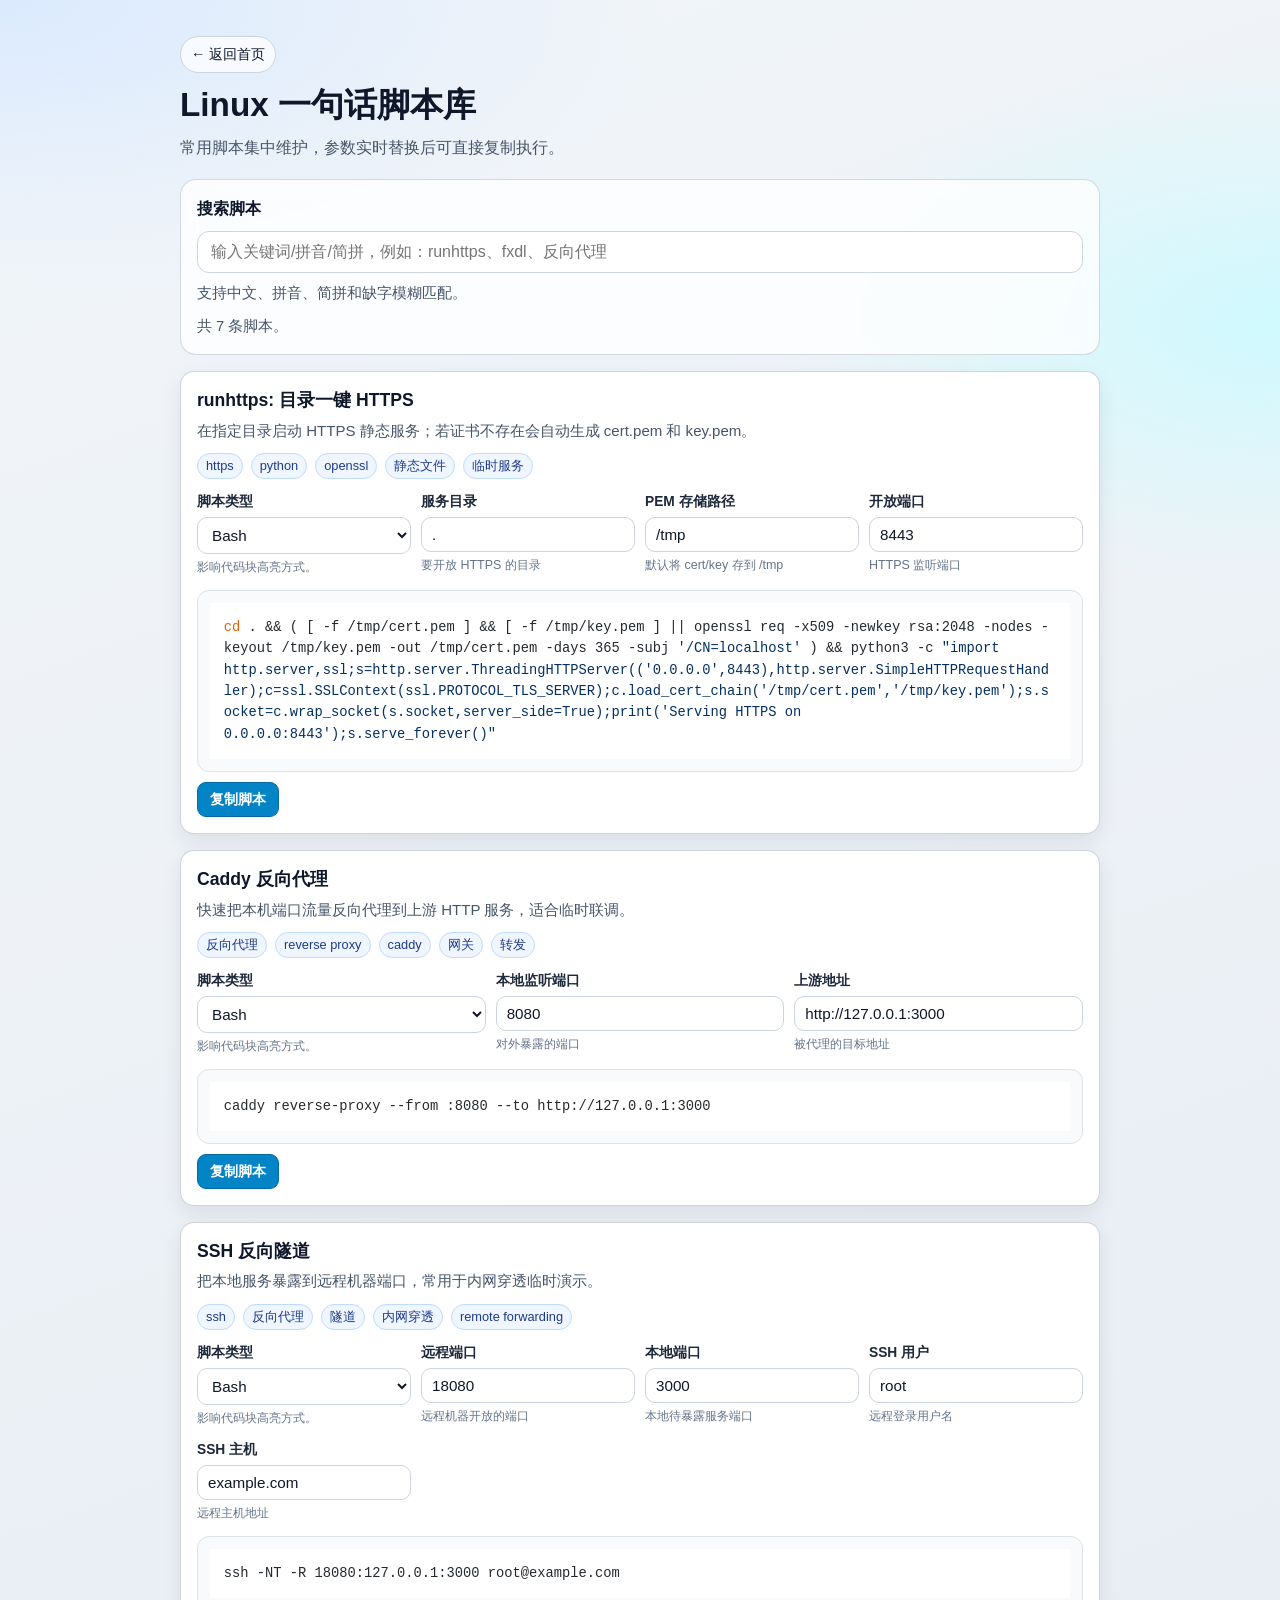
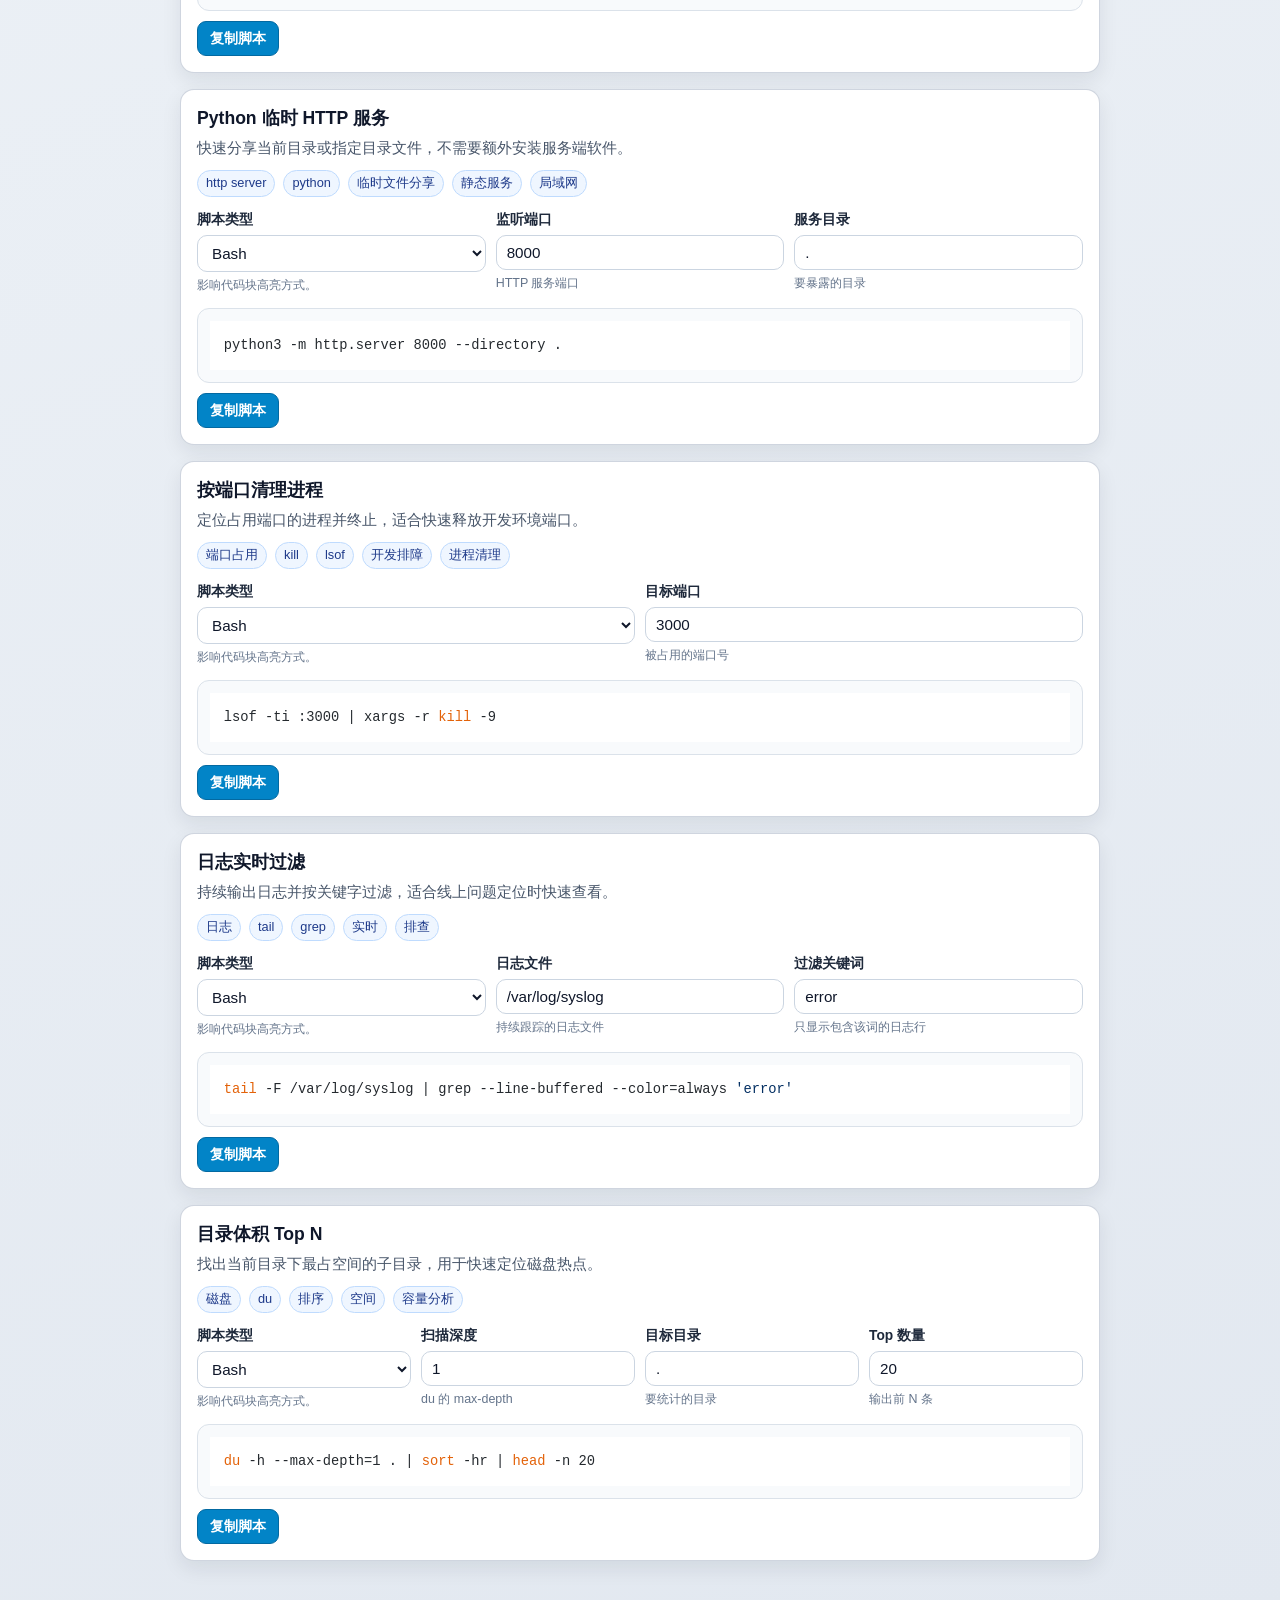
<file: linux-one-liners/index.html>
<!DOCTYPE html>
<html lang="zh-CN">
<head>
  <meta charset="UTF-8" />
  <meta name="viewport" content="width=device-width, initial-scale=1.0" />
  <title>Linux 一句话脚本库 | 躺平至上</title>
  <meta
    name="description"
    content="Linux 常用一句话脚本集合，支持参数填写、实时替换、语法高亮与一键复制。"
  />
  <meta
    name="keywords"
    content="Linux 一句话脚本,runhttps,反向代理,SSH 隧道,日志过滤,端口占用"
  />
  <meta name="robots" content="index,follow,max-image-preview:large,max-snippet:-1,max-video-preview:-1" />
  <meta property="og:type" content="website" />
  <meta property="og:title" content="Linux 一句话脚本库 | 躺平至上" />
  <meta property="og:description" content="常用 Linux one-liner，支持参数实时替换、语法高亮和复制。" />
  <meta property="og:locale" content="zh_CN" />
  <meta property="og:url" content="https://www.liedown.top/linux-one-liners/" />
  <meta name="theme-color" content="#0f172a" />
  <link rel="canonical" href="https://www.liedown.top/linux-one-liners/" />
  <link rel="icon" type="image/svg+xml" href="../site-icon.svg" />
  <link rel="stylesheet" href="../vendor/highlight-github.min.css" />
  <link rel="stylesheet" href="./style.css" />
</head>
<body>
  <main class="page">
    <header class="hero">
      <a class="back-link" href="../">← 返回首页</a>
      <h1>Linux 一句话脚本库</h1>
      <p>常用脚本集中维护，参数实时替换后可直接复制执行。</p>
    </header>

    <section class="search-panel" aria-labelledby="search-title">
      <h2 id="search-title" class="search-title">搜索脚本</h2>
      <label class="visually-hidden" for="searchInput">搜索脚本名称、关键词或拼音</label>
      <div class="search-box">
        <input
          id="searchInput"
          type="search"
          autocomplete="off"
          placeholder="输入关键词/拼音/简拼，例如：runhttps、fxdl、反向代理"
        />
      </div>
      <p class="search-tip">支持中文、拼音、简拼和缺字模糊匹配。</p>
      <p id="resultTip" class="result-tip" aria-live="polite"></p>
    </section>

    <section aria-labelledby="scripts-title">
      <h2 id="scripts-title" class="visually-hidden">脚本列表</h2>
      <div id="cardGrid" class="cards" role="list"></div>
      <div id="emptyState" class="empty" hidden>没有匹配到脚本，试试关键词：runhttps、反向代理、日志。</div>
    </section>
  </main>

  <script src="../vendor/fuse.min.js"></script>
  <script src="../vendor/pinyin-pro.js"></script>
  <script src="../vendor/highlight.min.js"></script>
  <script src="./scripts-data.js"></script>
  <script src="./app.js"></script>
</body>
</html>
</file>
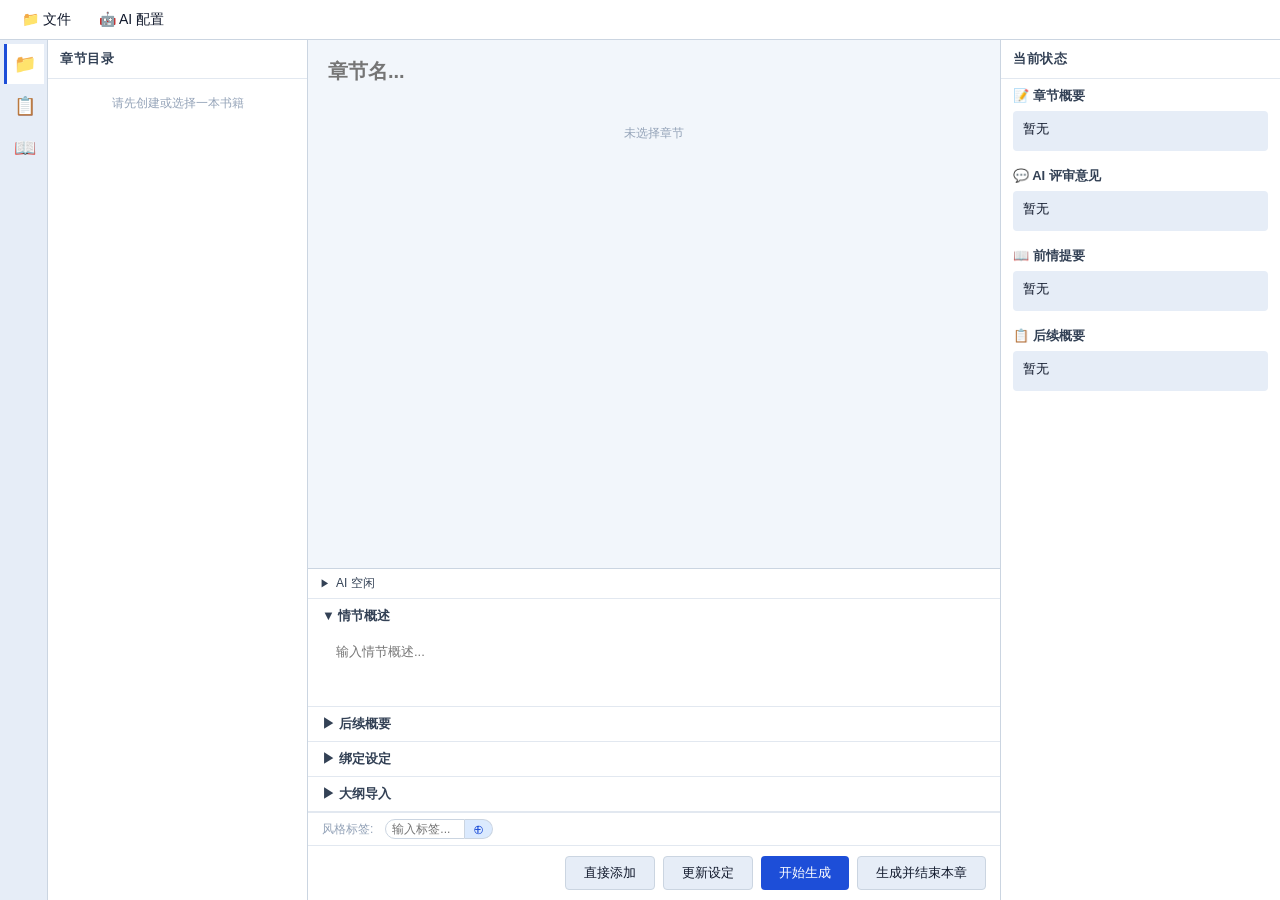
<file: writer/index.html>
<!DOCTYPE html>
<html lang="zh-CN">
<head>
  <meta charset="UTF-8">
  <meta name="viewport" content="width=device-width, initial-scale=1.0">
  <title>AI 小说写作工具</title>
  <link rel="icon" type="image/svg+xml" href="../site-icon.svg">
  <link rel="stylesheet" href="style.css">
</head>
<body>
  <div id="app">
    <!-- 菜单栏 -->
    <div id="menu-bar" class="menu-bar"></div>

    <!-- 主内容区域 -->
    <div id="main-content" class="main-content">
      <!-- VSCode 风格图标导航栏 -->
      <div id="icon-sidebar" class="icon-sidebar"></div>

      <!-- 侧边面板 (内容由 SidebarUI 动态切换) -->
      <div id="sidebar-panel" class="panel sidebar-panel"></div>

      <!-- 左侧：类目管理器 (由 sidebar 切换控制) -->
      <div id="category-panel" class="panel panel-category" style="display:none;">
        <div class="panel-header">
          <span class="panel-title">类目管理器</span>
          <button id="btn-add-root-category" class="btn-icon" title="添加大类">+</button>
        </div>
        <div id="category-tree" class="category-tree"></div>
      </div>

      <!-- 类目详情面板（选中时显示） -->
      <div id="detail-panel" class="panel panel-detail" style="display:none;"></div>

      <!-- 中间：小说编写区 -->
      <div id="editor-area" class="editor-area">
        <!-- 小说内容区 -->
        <div id="editor-panel" class="panel panel-editor">
          <div id="chapter-header" class="chapter-header">
            <input id="chapter-title" type="text" class="chapter-title-input" placeholder="章节名..." />
          </div>
          <div id="paragraph-list" class="paragraph-list"></div>
        </div>

        <!-- 聊天框区域 -->
        <div id="chat-panel" class="panel panel-chat">
          <!-- AI 状态栏 -->
          <div id="ai-status-bar" class="ai-status-bar collapsed">
            <div class="ai-status-summary">
              <span class="ai-status-toggle">▶</span>
              <span class="ai-status-text">AI 空闲</span>
            </div>
            <div class="ai-status-detail"></div>
          </div>

          <!-- V2: 可折叠区块 -->
          <div class="chat-sections">
            <div class="chat-section expanded" data-section="outline">
              <div class="chat-section-title" style="display:flex;align-items:center;">
                <span style="flex:1;">▼ 情节概述</span>
                <span id="last-paragraph-edit-hint" style="display:none;font-size:12px;color:var(--text-muted);margin-right:8px;">正在编辑最后一段</span>
                <span id="btn-clear-outline" class="btn-icon" title="清空并取消编辑" style="display:none;font-size:14px;cursor:pointer;">✕</span>
              </div>
              <div class="chat-section-body">
                <textarea id="input-outline" class="chat-textarea" placeholder="输入情节概述..."></textarea>
              </div>
            </div>
            <div class="chat-section" data-section="followUp">
              <div class="chat-section-title">▶ 后续概要</div>
              <div class="chat-section-body" style="display:none;">
                <textarea id="input-followUp" class="chat-textarea" placeholder="输入后续概要..."></textarea>
              </div>
            </div>
            <div class="chat-section" data-section="bindings">
              <div class="chat-section-title">▶ 绑定设定</div>
              <div class="chat-section-body" style="display:none;">
                <div id="binding-list" class="binding-list">
                  <p class="hint-text">在左侧类目管理器中点击 ⊕ 或右键添加绑定</p>
                </div>
              </div>
            </div>
            <div class="chat-section" data-section="outlineImport">
              <div class="chat-section-title">▶ 大纲导入</div>
              <div class="chat-section-body" style="display:none;">
                <textarea id="input-outline-import" class="chat-textarea" placeholder="粘贴大纲，每行一个情节..."></textarea>
                <div style="font-size:12px;color:var(--text-muted);margin:4px 0;">每行作为独立情节概述处理</div>
                <button id="btn-batch-generate" class="btn btn-sm btn-secondary">开始批量生成</button>
              </div>
            </div>
          </div>

          <!-- V2: 风格标签 -->
          <div class="chat-style-tags">
            <span class="style-tags-label">风格标签:</span>
            <div id="style-tags-container" class="style-tags-list"></div>
            <div class="style-tag-input-wrap">
              <input id="style-tag-input" type="text" class="style-tag-input" placeholder="输入标签..." />
              <button id="btn-add-style-tag" class="style-tag-add-btn" title="添加标签">⊕</button>
            </div>
          </div>

          <!-- 操作按钮 -->
          <div class="chat-actions">
            <button id="btn-direct-add" class="btn btn-secondary">直接添加</button>
            <button id="btn-update-settings" class="btn btn-secondary">更新设定</button>
            <button id="btn-delete-last" class="btn btn-secondary" style="display:none;">删除最后一段</button>
            <button id="btn-regenerate" class="btn btn-secondary" style="display:none;">重新生成</button>
            <button id="btn-generate" class="btn btn-primary">开始生成</button>
            <button id="btn-generate-chapter" class="btn btn-secondary">生成并结束本章</button>
          </div>
        </div>
      </div>

      <!-- 右侧：当前状态面板 -->
      <div id="status-panel" class="panel panel-status">
        <div class="panel-header">
          <span class="panel-title">当前状态</span>
        </div>
        <div class="status-content">
          <div class="status-section">
            <h3 class="status-section-title">📝 章节概要</h3>
            <div id="status-summary" class="status-text">暂无</div>
          </div>
          <div class="status-section">
            <h3 class="status-section-title">💬 AI 评审意见</h3>
            <div id="status-review" class="status-text">暂无</div>
          </div>
          <div class="status-section">
            <h3 class="status-section-title">📖 前情提要</h3>
            <div id="status-recap" class="status-text">暂无</div>
          </div>
          <div class="status-section">
            <h3 class="status-section-title">📋 后续概要</h3>
            <div id="status-followup" class="status-text">暂无</div>
          </div>
        </div>
      </div>
    </div>
  </div>

  <!-- 模态对话框容器 -->
  <div id="modal-container"></div>

  <!-- 第三方库 -->
  <script src="vendor/cash.min.js"></script>
  <script src="vendor/jszip.min.js"></script>
  <script src="vendor/jsdiff.min.js"></script>

  <!-- 基础层 -->
  <script src="enums.js"></script>
  <script src="utils.js"></script>
  <script src="events.js"></script>
  <script src="db.js"></script>
  <script src="store.js"></script>

  <!-- 服务层 -->
  <script src="ai-service.js"></script>
  <script src="flow-engine.js"></script>
  <script src="recap-engine.js"></script>
  <script src="export-service.js"></script>
  <script src="import-service.js"></script>
  <script src="template-service.js"></script>
  <script src="log-service.js"></script>

  <!-- UI 层 -->
  <script src="ui-modal.js"></script>
  <script src="ui-menu.js"></script>
  <script src="ui-category.js"></script>
  <script src="ui-detail.js"></script>
  <script src="ui-editor.js"></script>
  <script src="ui-chat.js"></script>
  <script src="ui-status.js"></script>
  <script src="ui-ai-config.js"></script>
  <script src="ui-role-config.js"></script>
  <script src="ui-flow-config.js"></script>
  <script src="ui-template.js"></script>
  <script src="ui-log.js"></script>
  <script src="ui-prompt-opt.js"></script>
  <script src="ui-setting-update.js"></script>
  <script src="ui-book.js"></script>
  <script src="ui-sidebar.js"></script>

  <!-- 入口 -->
  <script src="app.js"></script>
</body>
</html>
</file>
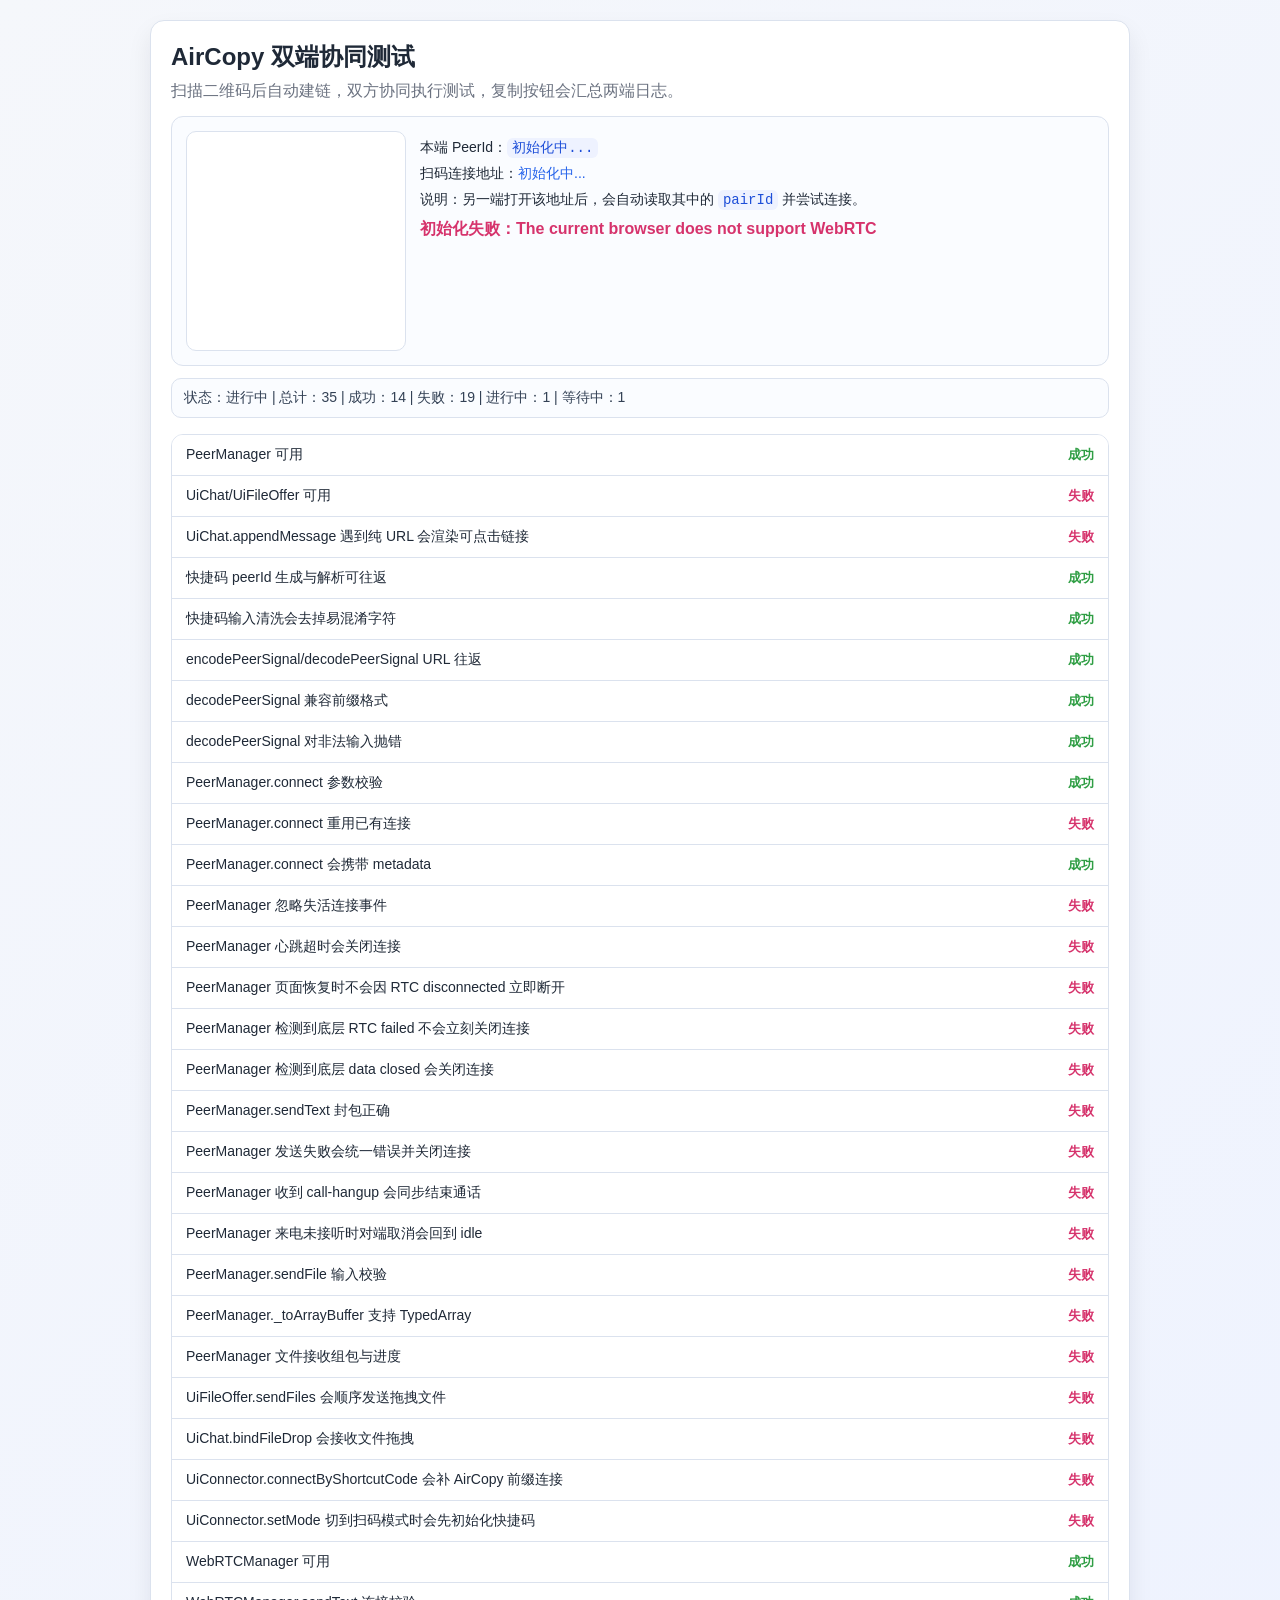
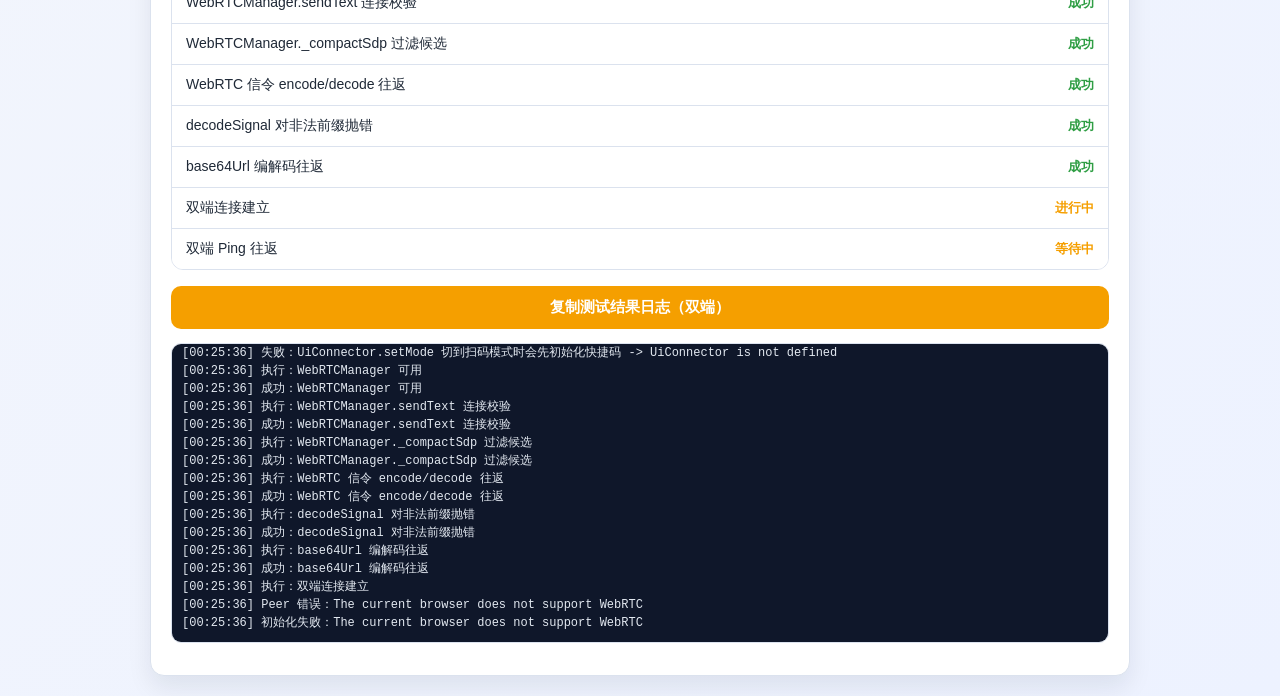
<file: aircopy/test-multi.html>
<!DOCTYPE html>
<html lang="zh-CN">
<head>
    <meta charset="UTF-8">
    <meta name="viewport" content="width=device-width, initial-scale=1.0">
    <title>AirCopy 双端协同测试</title>
    <style>
        :root {
            --bg: #f5f7fb;
            --card: #ffffff;
            --text: #1f2937;
            --muted: #6b7280;
            --border: #dbe2ee;
            --pending: #f59f00;
            --pass: #2f9e44;
            --fail: #d6336c;
            --accent: #2563eb;
        }

        * {
            box-sizing: border-box;
        }

        body {
            margin: 0;
            font-family: "Segoe UI", "PingFang SC", "Hiragino Sans GB", "Microsoft YaHei", sans-serif;
            background: linear-gradient(135deg, #f5f7fb 0%, #edf2ff 100%);
            color: var(--text);
            min-height: 100vh;
            padding: 20px;
        }

        .container {
            max-width: 980px;
            margin: 0 auto;
            background: var(--card);
            border: 1px solid var(--border);
            border-radius: 14px;
            padding: 20px;
            box-shadow: 0 12px 24px rgba(15, 23, 42, 0.08);
        }

        h1 {
            margin: 0;
            font-size: 24px;
        }

        .desc {
            margin: 8px 0 0;
            color: var(--muted);
        }

        .pairing {
            margin-top: 14px;
            border: 1px solid var(--border);
            border-radius: 12px;
            padding: 14px;
            background: #fafcff;
        }

        .pairing.hidden {
            display: none;
        }

        .pairing-grid {
            display: grid;
            grid-template-columns: 220px 1fr;
            gap: 14px;
            align-items: start;
        }

        #qrcode {
            width: 220px;
            height: 220px;
            border: 1px solid var(--border);
            border-radius: 10px;
            background: #fff;
            display: flex;
            align-items: center;
            justify-content: center;
            overflow: hidden;
        }

        .pairing-info {
            min-width: 0;
        }

        .kv {
            margin: 8px 0;
            font-size: 14px;
            word-break: break-all;
        }

        .kv code {
            background: #eef2ff;
            color: #1d4ed8;
            padding: 2px 5px;
            border-radius: 6px;
        }

        .link {
            color: var(--accent);
            text-decoration: none;
            word-break: break-all;
        }

        .status-line {
            margin-top: 10px;
            font-weight: 700;
        }

        .status-line.wait {
            color: var(--pending);
        }

        .status-line.ok {
            color: var(--pass);
        }

        .status-line.fail {
            color: var(--fail);
        }

        .summary {
            margin-top: 12px;
            padding: 10px 12px;
            border: 1px solid var(--border);
            border-radius: 10px;
            background: #fafcff;
            color: #334155;
            font-size: 14px;
        }

        #test-list {
            list-style: none;
            margin: 16px 0;
            padding: 0;
            border: 1px solid var(--border);
            border-radius: 12px;
            overflow: hidden;
        }

        .test-item {
            display: flex;
            align-items: center;
            justify-content: space-between;
            gap: 10px;
            padding: 11px 14px;
            border-bottom: 1px solid var(--border);
            background: #fff;
        }

        .test-item:last-child {
            border-bottom: none;
        }

        .test-name {
            font-size: 14px;
        }

        .test-status {
            font-size: 13px;
            font-weight: 700;
            white-space: nowrap;
        }

        .status-pending,
        .status-running {
            color: var(--pending);
        }

        .status-pass {
            color: var(--pass);
        }

        .status-fail {
            color: var(--fail);
        }

        .copy-btn {
            width: 100%;
            border: none;
            border-radius: 10px;
            color: #fff;
            font-size: 15px;
            font-weight: 700;
            padding: 12px;
            cursor: pointer;
        }

        .copy-btn.state-running {
            background: var(--pending);
        }

        .copy-btn.state-pass {
            background: var(--pass);
        }

        .copy-btn.state-fail {
            background: var(--fail);
        }

        .copy-btn:disabled {
            opacity: 0.7;
            cursor: not-allowed;
        }

        .logs {
            margin-top: 14px;
            border: 1px solid var(--border);
            border-radius: 10px;
            background: #0f172a;
            color: #e2e8f0;
            padding: 10px;
            min-height: 160px;
            max-height: 300px;
            overflow: auto;
            font-family: "SFMono-Regular", Consolas, "Liberation Mono", Menlo, monospace;
            font-size: 12px;
            line-height: 1.5;
        }

        @media (max-width: 760px) {
            body {
                padding: 12px;
            }

            .container {
                padding: 14px;
            }

            .pairing-grid {
                grid-template-columns: 1fr;
            }

            #qrcode {
                width: 100%;
                max-width: 260px;
                margin: 0 auto;
            }

            .test-item {
                padding: 10px;
            }
        }
    </style>
</head>
<body data-test-mode="multi">
    <main class="container">
        <h1>AirCopy 双端协同测试</h1>
        <p class="desc">扫描二维码后自动建链，双方协同执行测试，复制按钮会汇总两端日志。</p>

        <section id="pairing-panel" class="pairing">
            <div class="pairing-grid">
                <div id="qrcode" aria-label="连接二维码"></div>
                <div class="pairing-info">
                    <p class="kv">本端 PeerId：<code id="local-peer-id">初始化中...</code></p>
                    <p class="kv">扫码连接地址：<a id="pair-url" class="link" href="#" target="_blank" rel="noopener noreferrer">初始化中...</a></p>
                    <p class="kv">说明：另一端打开该地址后，会自动读取其中的 <code>pairId</code> 并尝试连接。</p>
                    <p id="conn-status" class="status-line wait">正在初始化 Peer 节点...</p>
                </div>
            </div>
        </section>

        <div id="test-summary" class="summary">准备开始测试…</div>
        <ul id="test-list" aria-live="polite"></ul>
        <button id="copy-logs-btn" class="copy-btn state-running" type="button">复制测试结果日志（双端）</button>
        <pre id="test-logs" class="logs" aria-live="polite"></pre>
    </main>

    <script src="utils.js"></script>
    <script src="storage.js"></script>
    <script src="signal.js"></script>
    <script src="peer-id.js"></script>
    <script src="keepalive.js"></script>
    <script src="peer-connection.js"></script>
    <script src="file-transfer.js"></script>
    <script src="media-call.js"></script>
    <script src="vendor/qrcode.min.js"></script>
    <script src="vendor/peerjs.min.js"></script>
    <script src="peer-manager.js"></script>
    <script src="webrtc-manager.js"></script>
    <script src="test.js"></script>
    <script src="test-multi.js"></script>
</body>
</html>
</file>
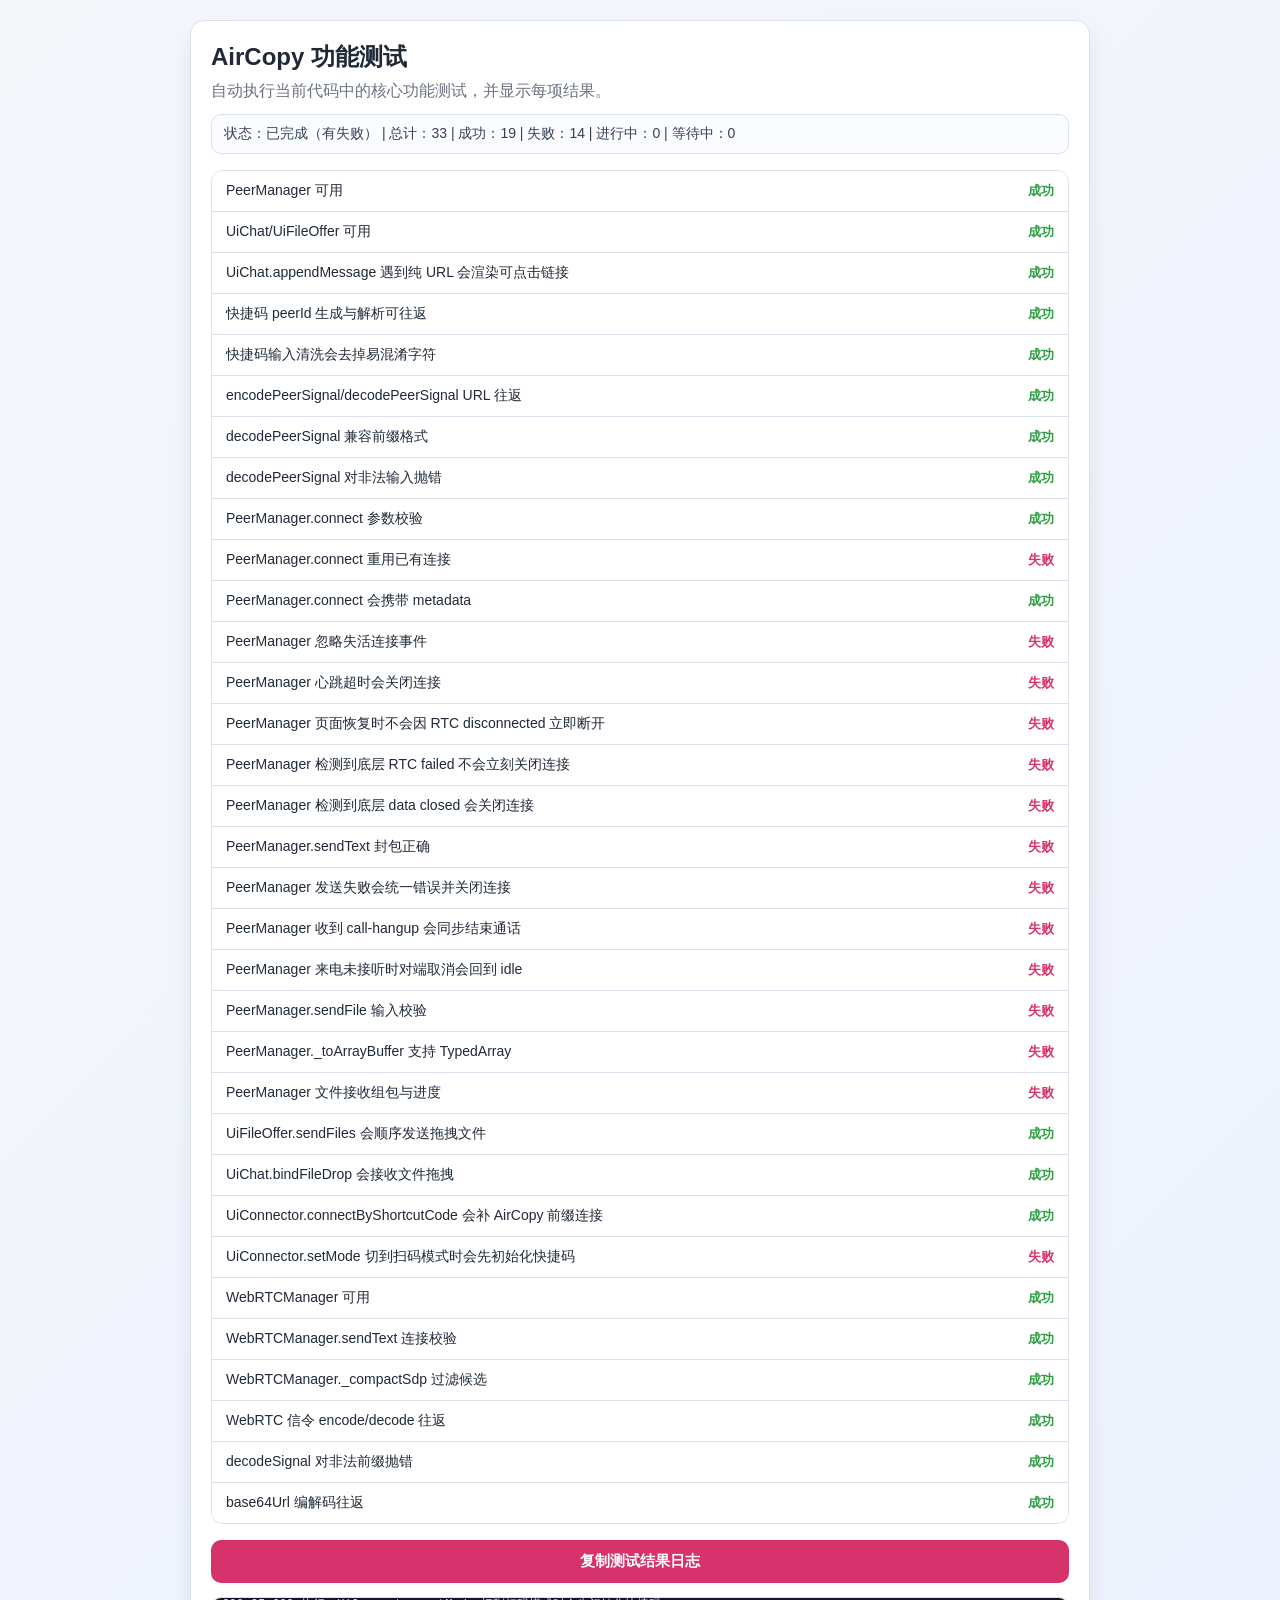
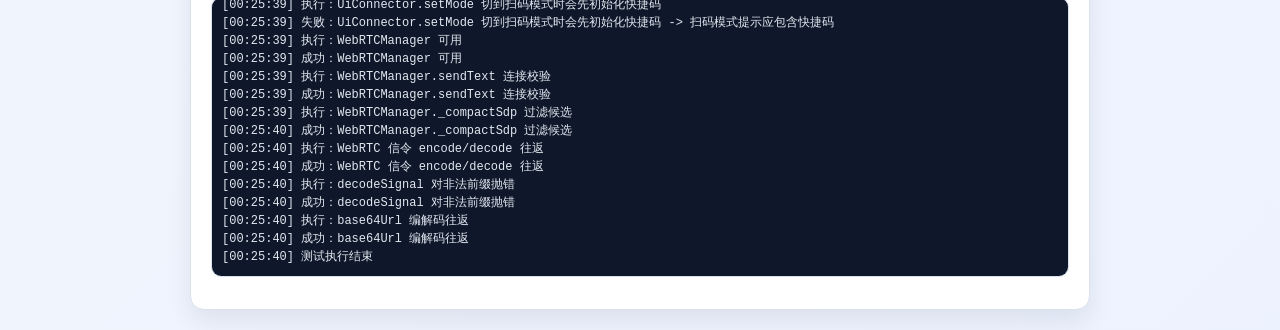
<file: aircopy/test.html>
<!DOCTYPE html>
<html lang="zh-CN">
<head>
    <meta charset="UTF-8">
    <meta name="viewport" content="width=device-width, initial-scale=1.0">
    <title>AirCopy 测试页</title>
    <style>
        :root {
            --bg: #f5f7fb;
            --card: #ffffff;
            --text: #1f2937;
            --muted: #6b7280;
            --border: #dbe2ee;
            --pending: #f59f00;
            --pass: #2f9e44;
            --fail: #d6336c;
        }

        * {
            box-sizing: border-box;
        }

        body {
            margin: 0;
            font-family: "Segoe UI", "PingFang SC", "Hiragino Sans GB", "Microsoft YaHei", sans-serif;
            background: linear-gradient(135deg, #f5f7fb 0%, #edf2ff 100%);
            color: var(--text);
            min-height: 100vh;
            padding: 20px;
        }

        .container {
            max-width: 900px;
            margin: 0 auto;
            background: var(--card);
            border: 1px solid var(--border);
            border-radius: 14px;
            padding: 20px;
            box-shadow: 0 12px 24px rgba(15, 23, 42, 0.08);
        }

        h1 {
            margin: 0;
            font-size: 24px;
        }

        .desc {
            margin: 8px 0 0;
            color: var(--muted);
        }

        .summary {
            margin-top: 12px;
            padding: 10px 12px;
            border: 1px solid var(--border);
            border-radius: 10px;
            background: #fafcff;
            color: #334155;
            font-size: 14px;
        }

        #test-list {
            list-style: none;
            margin: 16px 0;
            padding: 0;
            border: 1px solid var(--border);
            border-radius: 12px;
            overflow: hidden;
        }

        .test-item {
            display: flex;
            align-items: center;
            justify-content: space-between;
            gap: 10px;
            padding: 11px 14px;
            border-bottom: 1px solid var(--border);
            background: #fff;
        }

        .test-item:last-child {
            border-bottom: none;
        }

        .test-name {
            font-size: 14px;
        }

        .test-status {
            font-size: 13px;
            font-weight: 700;
            white-space: nowrap;
        }

        .status-pending,
        .status-running {
            color: var(--pending);
        }

        .status-pass {
            color: var(--pass);
        }

        .status-fail {
            color: var(--fail);
        }

        .copy-btn {
            width: 100%;
            border: none;
            border-radius: 10px;
            color: #fff;
            font-size: 15px;
            font-weight: 700;
            padding: 12px;
            cursor: pointer;
        }

        .copy-btn.state-running {
            background: var(--pending);
        }

        .copy-btn.state-pass {
            background: var(--pass);
        }

        .copy-btn.state-fail {
            background: var(--fail);
        }

        .copy-btn:disabled {
            opacity: 0.7;
            cursor: not-allowed;
        }

        .logs {
            margin-top: 14px;
            border: 1px solid var(--border);
            border-radius: 10px;
            background: #0f172a;
            color: #e2e8f0;
            padding: 10px;
            min-height: 140px;
            max-height: 280px;
            overflow: auto;
            font-family: "SFMono-Regular", Consolas, "Liberation Mono", Menlo, monospace;
            font-size: 12px;
            line-height: 1.5;
        }

        @media (max-width: 760px) {
            body {
                padding: 12px;
            }

            .container {
                padding: 14px;
            }

            .test-item {
                padding: 10px;
            }
        }
    </style>
</head>
<body data-test-mode="single">
    <main class="container">
        <h1>AirCopy 功能测试</h1>
        <p class="desc">自动执行当前代码中的核心功能测试，并显示每项结果。</p>
        <div id="test-summary" class="summary">准备开始测试…</div>
        <ul id="test-list" aria-live="polite"></ul>
        <button id="copy-logs-btn" class="copy-btn state-running" type="button">复制测试结果日志</button>
        <pre id="test-logs" class="logs" aria-live="polite"></pre>
    </main>

    <script src="utils.js"></script>
    <script src="storage.js"></script>
    <script src="signal.js"></script>
    <script src="peer-id.js"></script>
    <script src="keepalive.js"></script>
    <script src="peer-connection.js"></script>
    <script src="file-transfer.js"></script>
    <script src="media-call.js"></script>
    <script src="peer-manager.js"></script>
    <script src="webrtc-manager.js"></script>
    <script src="ui-connector.js"></script>
    <script src="ui-chat.js"></script>
    <script src="ui-file-offer.js"></script>
    <script src="test.js"></script>
</body>
</html>
</file>
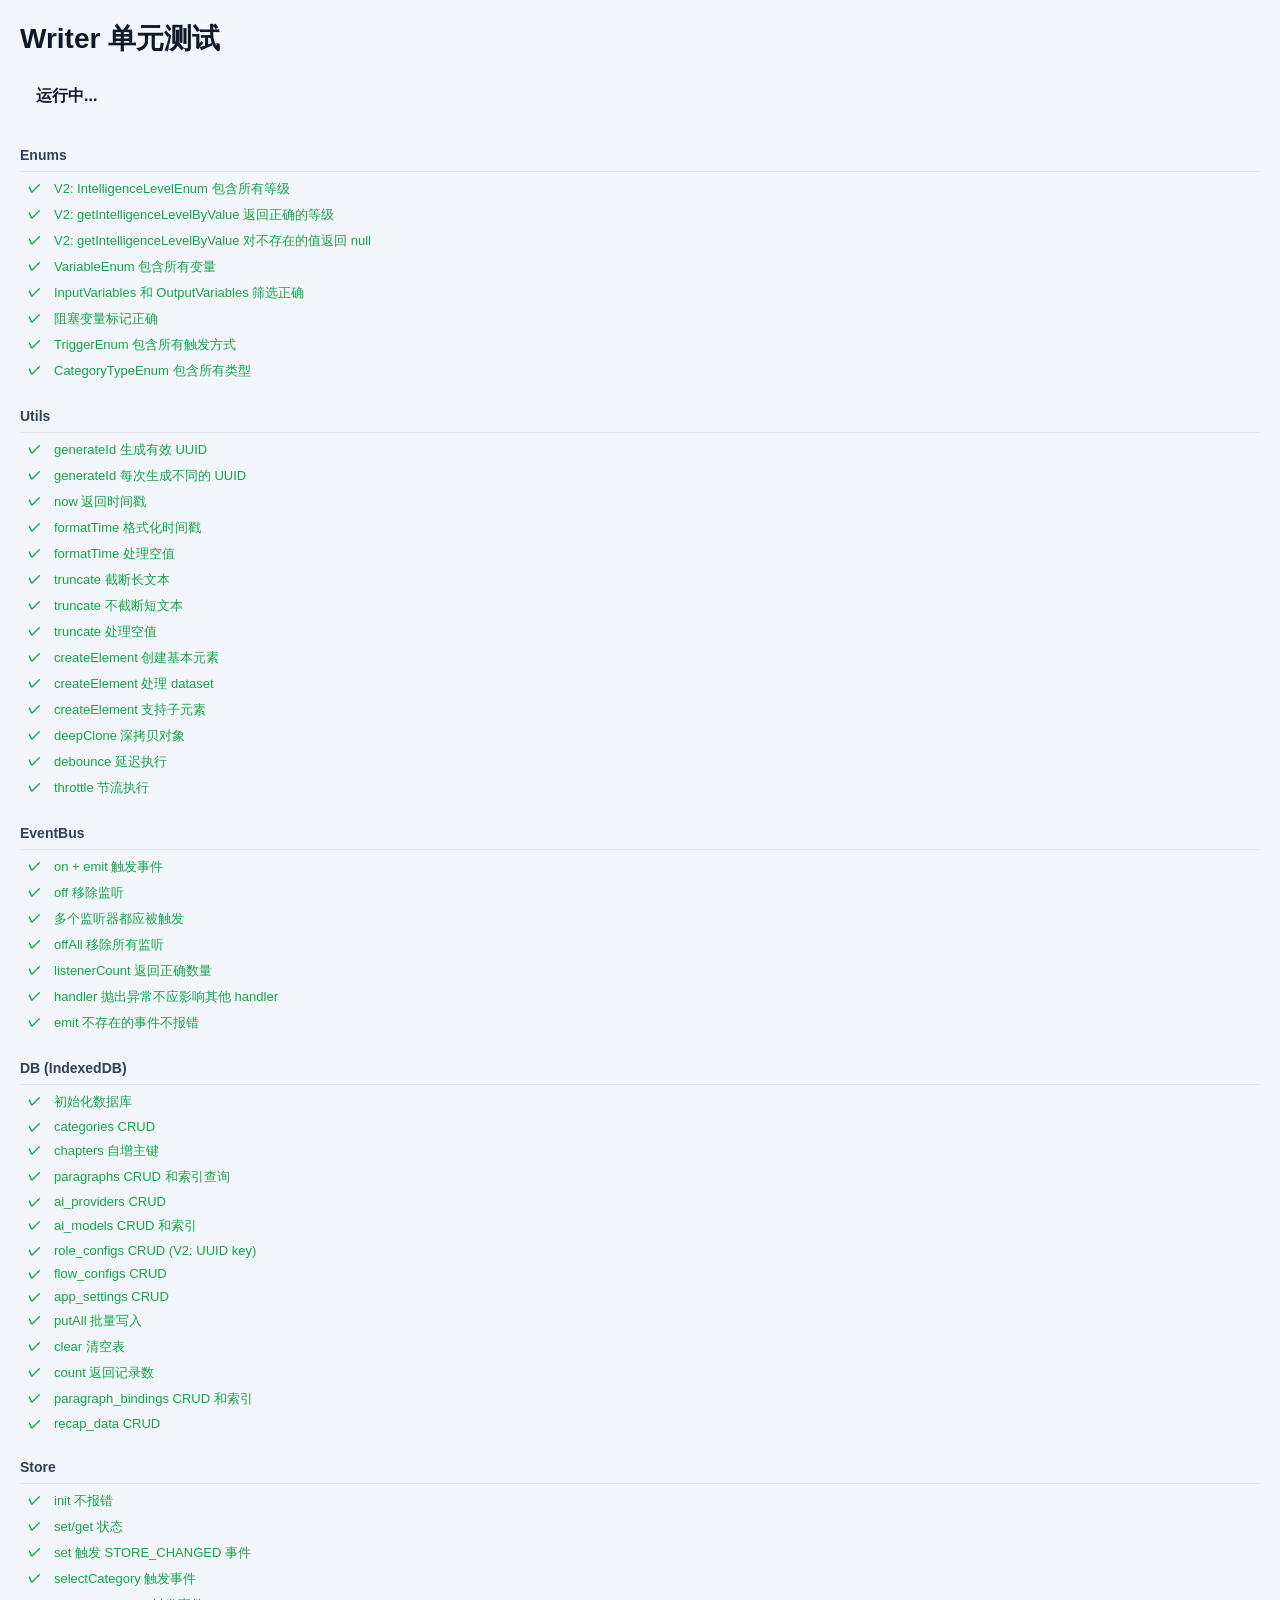
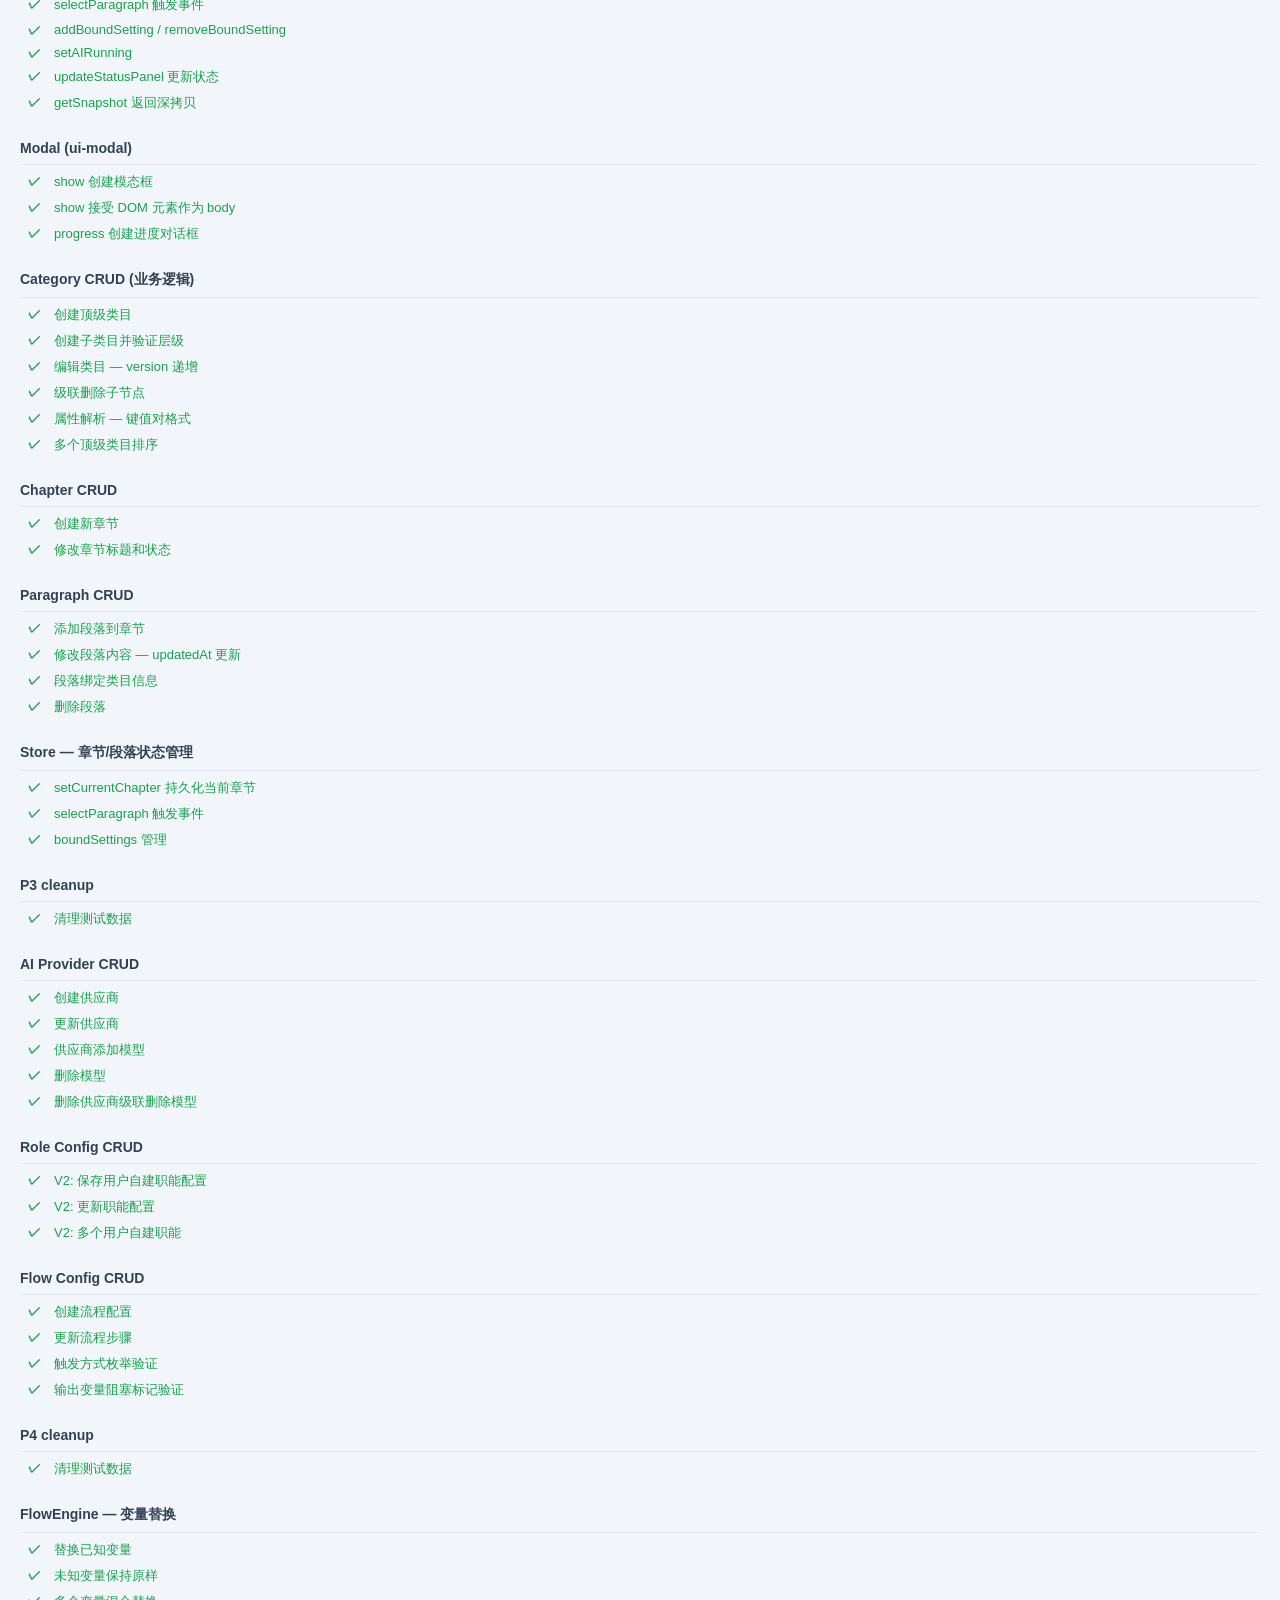
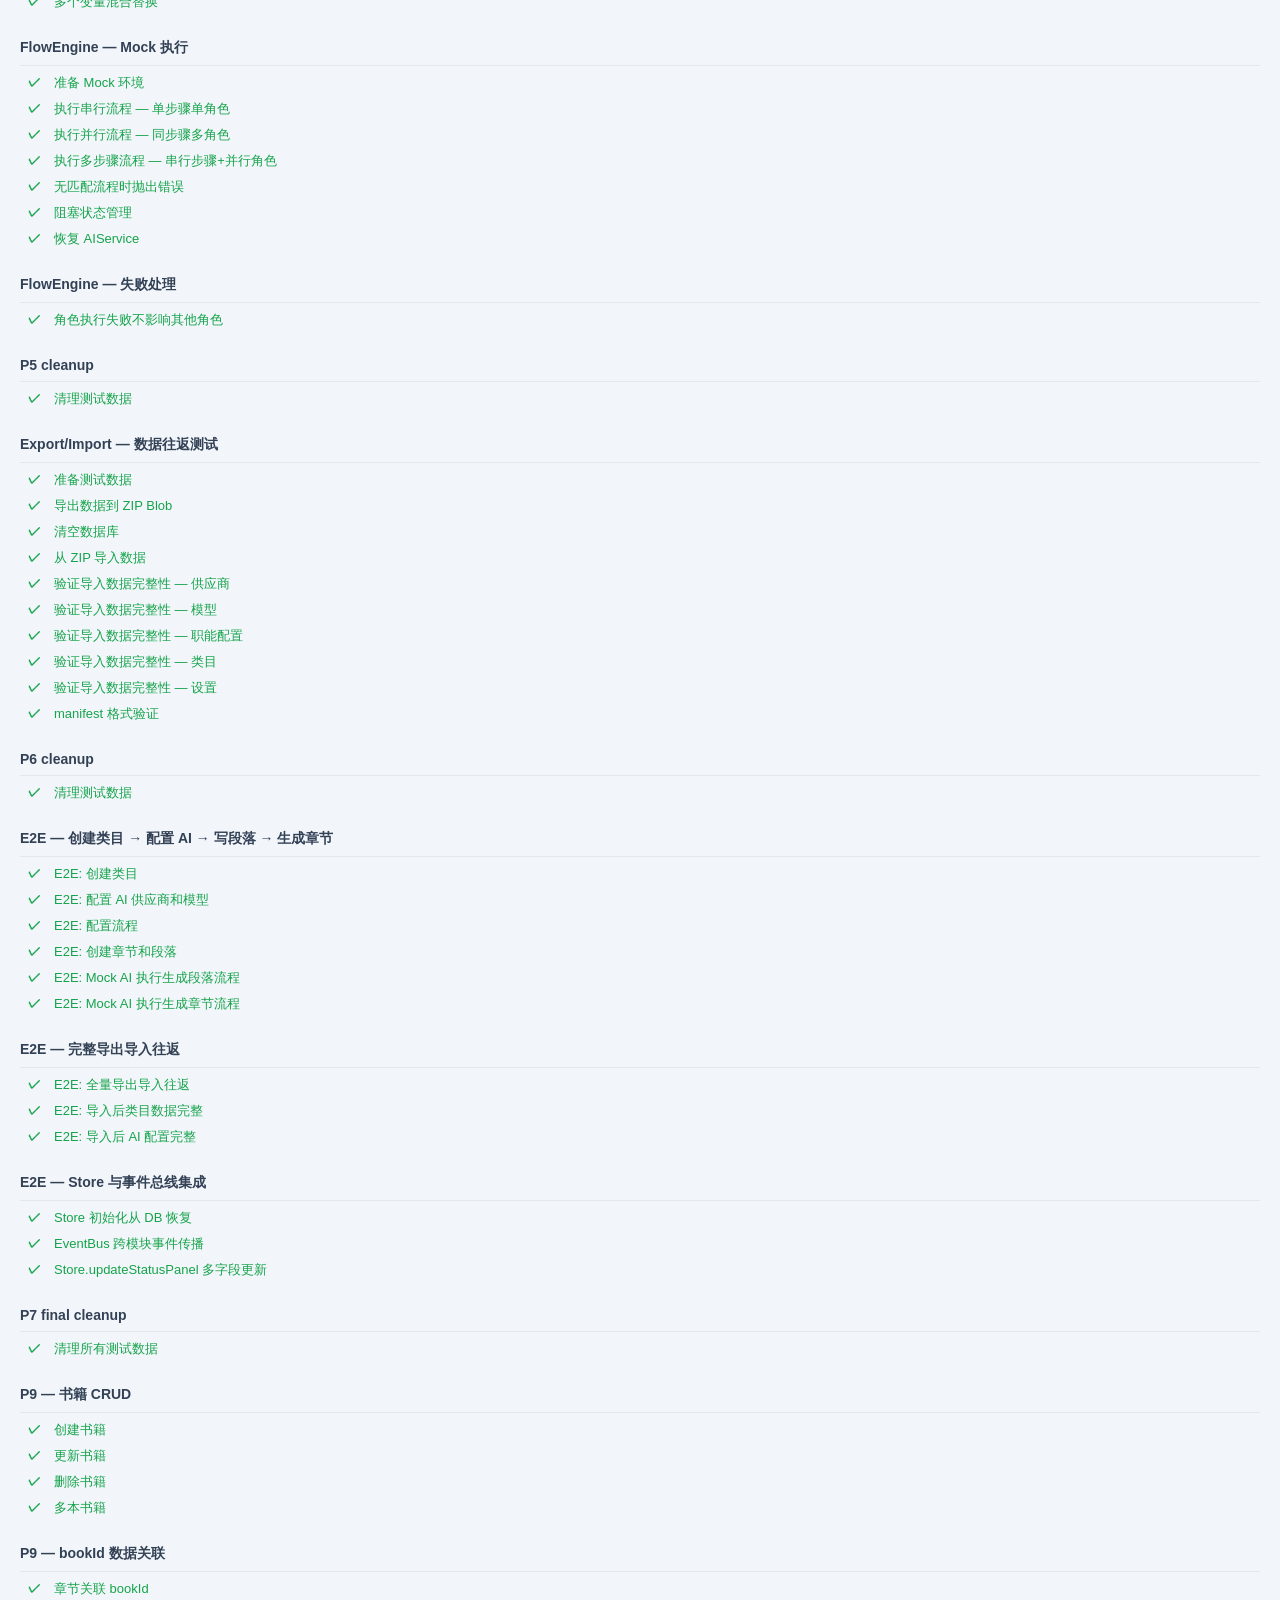
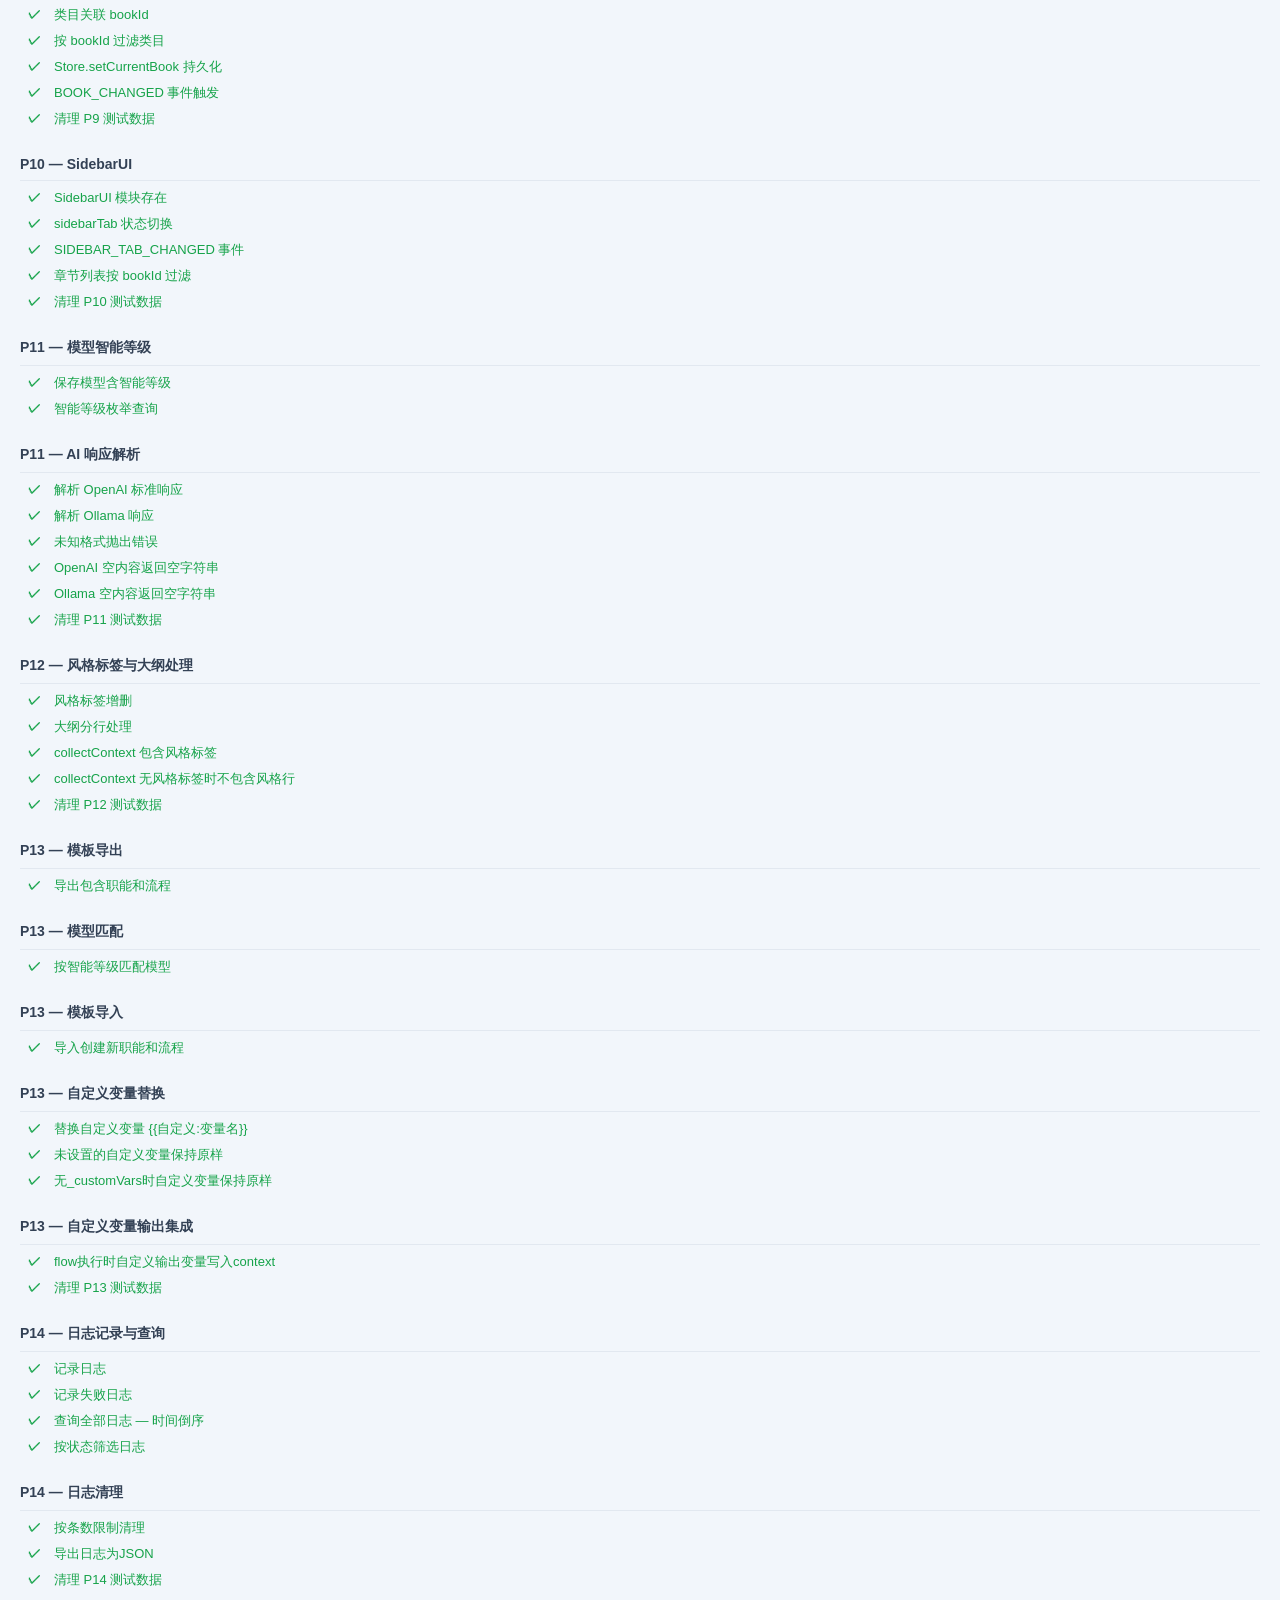
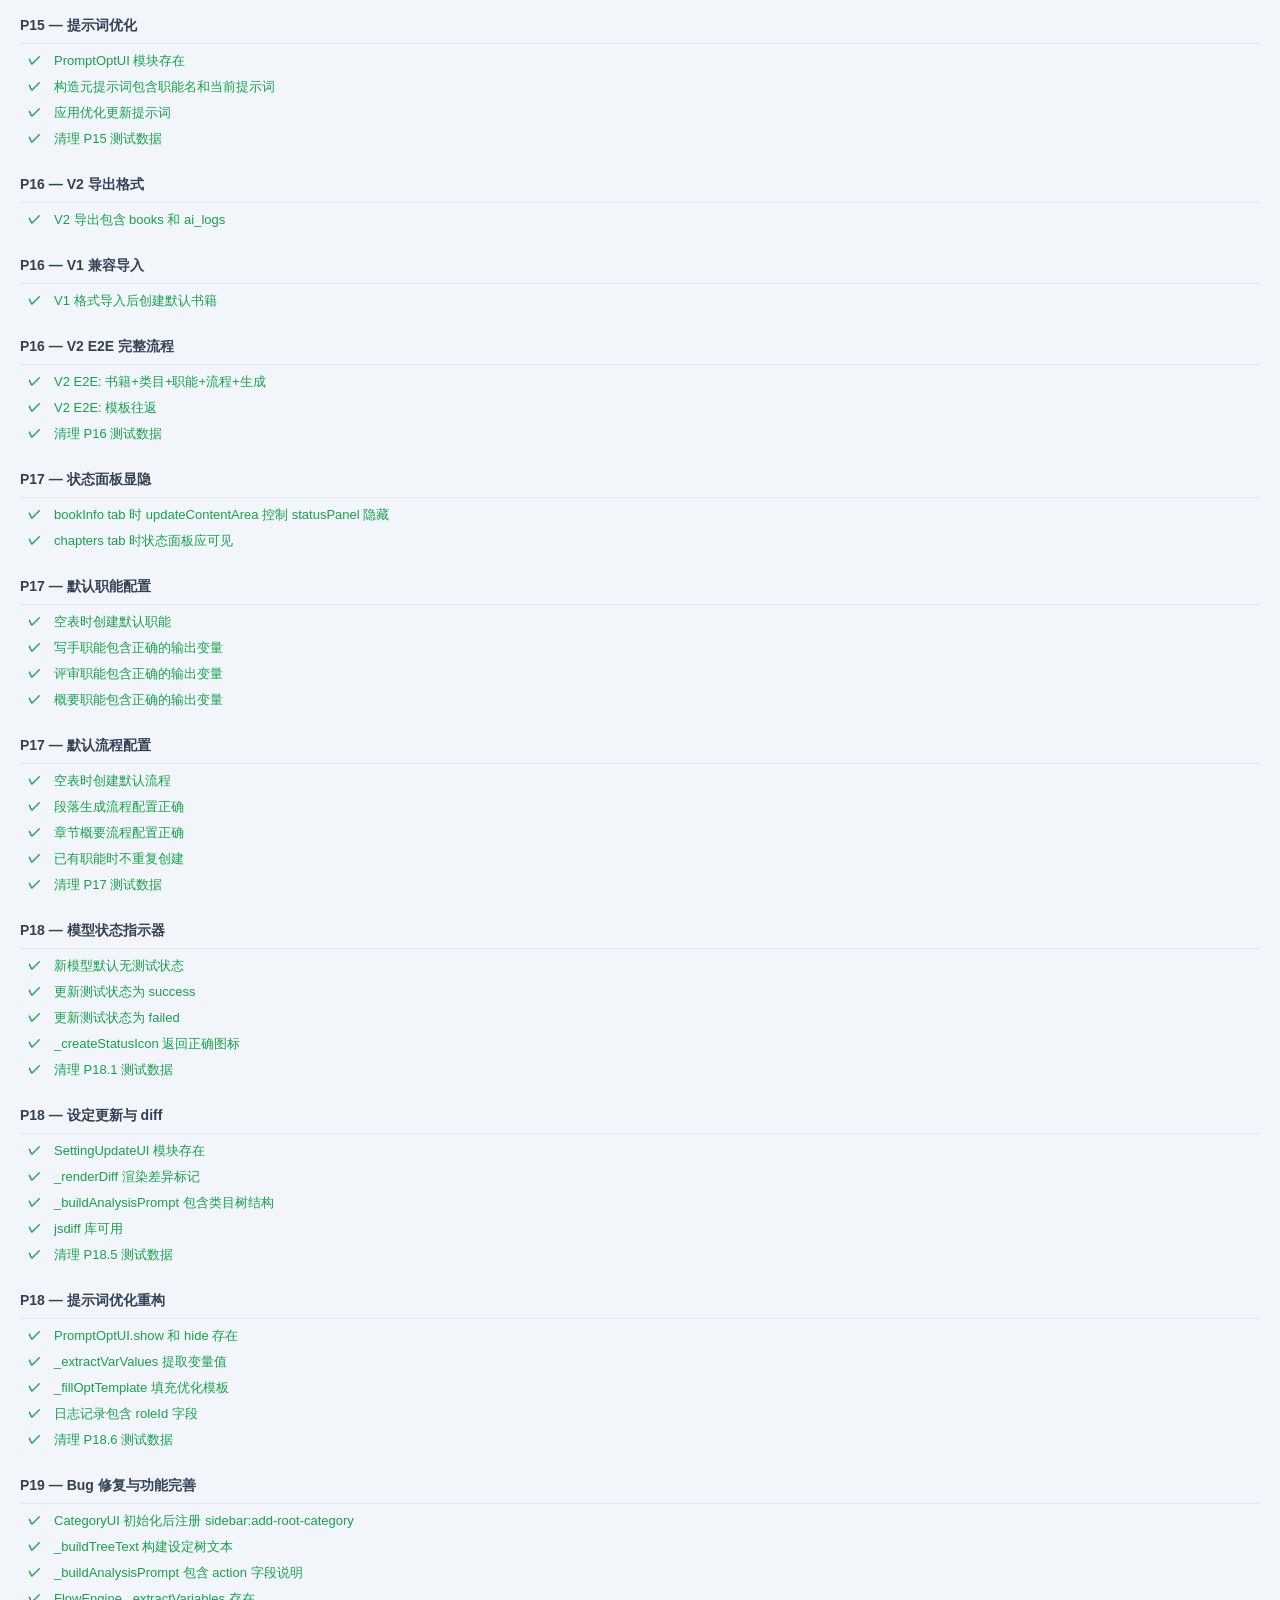
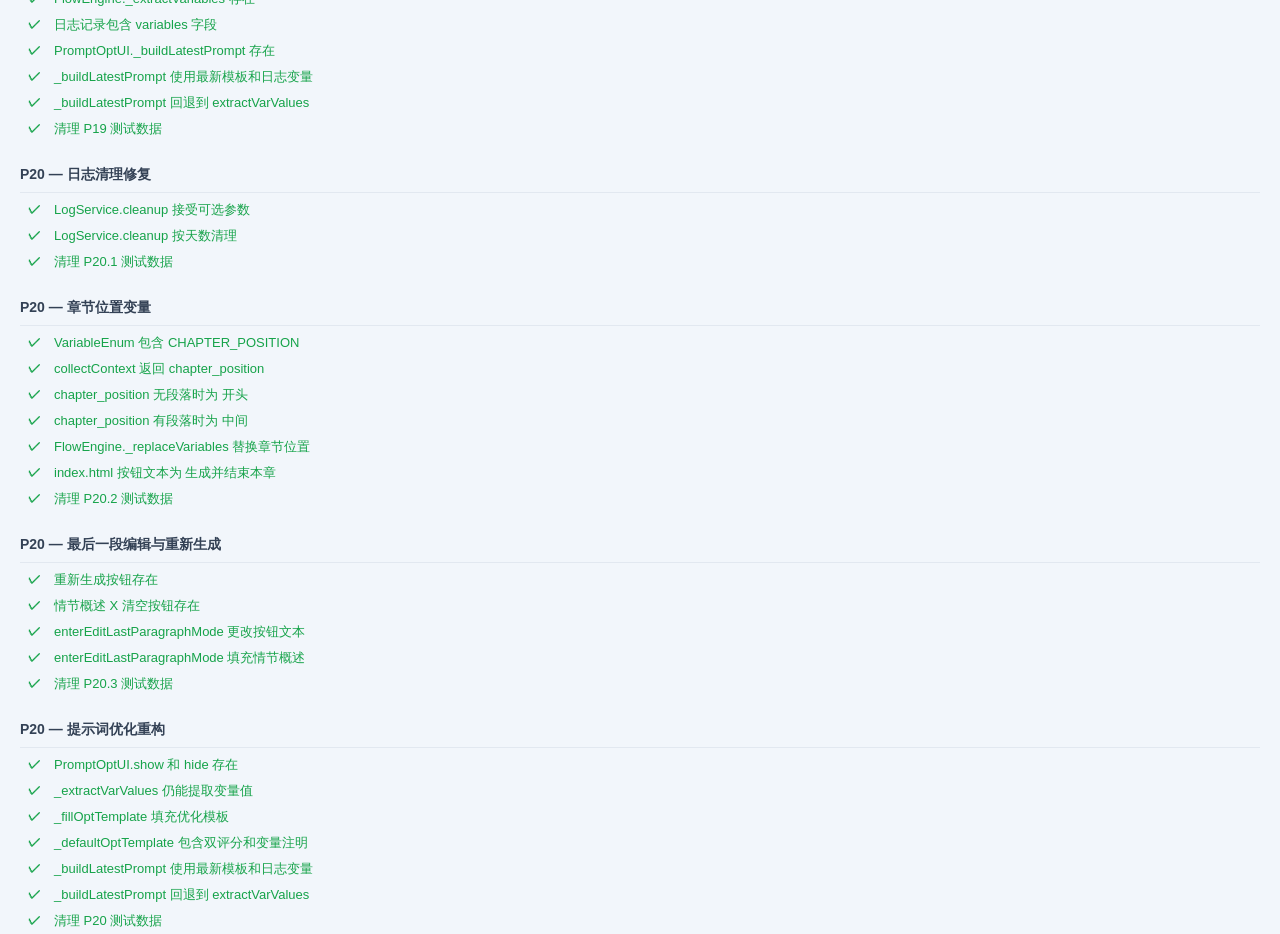
<file: writer/test.html>
<!DOCTYPE html>
<html lang="zh-CN">
<head>
  <meta charset="UTF-8">
  <meta name="viewport" content="width=device-width, initial-scale=1.0">
  <title>Writer 测试</title>
  <style>
    * { box-sizing: border-box; margin: 0; padding: 0; }
    body { font-family: -apple-system, BlinkMacSystemFont, 'Segoe UI', Roboto, sans-serif; padding: 20px; background: #f8fafc; }
    h1 { margin-bottom: 16px; color: #0f172a; }
    .test-summary { padding: 12px 16px; border-radius: 8px; margin-bottom: 20px; font-size: 16px; font-weight: 600; }
    .test-summary.all-pass { background: #dcfce7; color: #16a34a; }
    .test-summary.has-fail { background: #fee2e2; color: #dc2626; }
    .test-group { margin-bottom: 16px; }
    .test-group-title { font-size: 14px; font-weight: 700; color: #334155; padding: 8px 0; border-bottom: 1px solid #e2e8f0; margin-bottom: 4px; }
    .test-item { display: flex; align-items: flex-start; gap: 8px; padding: 4px 8px; font-size: 13px; }
    .test-item.pass { color: #16a34a; }
    .test-item.fail { color: #dc2626; }
    .test-icon { font-weight: bold; flex-shrink: 0; width: 18px; }
    .test-name { flex: 1; }
    .test-error { font-size: 12px; color: #dc2626; padding: 4px 8px 4px 34px; white-space: pre-wrap; background: #fef2f2; border-radius: 4px; margin: 2px 0 4px; }
    #test-log { margin-top: 20px; }
  </style>
</head>
<body>
  <h1>Writer 单元测试</h1>
  <div id="test-summary" class="test-summary">运行中...</div>
  <div id="test-log"></div>

  <!-- 模态容器 (测试 ui-modal 用) -->
  <div id="modal-container"></div>

  <!-- 类目管理器测试容器 -->
  <div id="test-category-container" style="display:none;">
    <div id="category-panel" class="panel panel-category">
      <div class="panel-header">
        <span class="panel-title">类目管理器</span>
        <button id="btn-add-root-category" class="btn-icon" title="添加大类">+</button>
      </div>
      <div id="category-tree" class="category-tree"></div>
    </div>
  </div>
  <div id="detail-panel" style="display:none;"></div>

  <!-- P20: 聊天面板测试容器 -->
  <div id="test-chat-container" style="display:none;">
    <div class="ai-status-bar"><span class="ai-status-toggle">▶</span><span class="ai-status-text">AI 空闲</span></div>
    <div class="chat-sections">
      <div class="chat-section expanded" data-section="outline">
        <div class="chat-section-title" style="display:flex;align-items:center;">
          <span style="flex:1;">▼ 情节概述</span>
          <span id="last-paragraph-edit-hint" style="display:none;font-size:12px;color:var(--text-muted);margin-right:8px;">正在编辑最后一段</span>
          <span id="btn-clear-outline" class="btn-icon" title="清空并取消编辑" style="display:none;font-size:14px;cursor:pointer;">✕</span>
        </div>
        <div class="chat-section-body">
          <textarea id="input-outline" class="chat-textarea" placeholder="输入情节概述..."></textarea>
        </div>
      </div>
      <div class="chat-section" data-section="followUp">
        <div class="chat-section-title">▶ 后续概要</div>
        <div class="chat-section-body" style="display:none;">
          <textarea id="input-followUp" class="chat-textarea" placeholder="输入后续概要..."></textarea>
        </div>
      </div>
      <div class="chat-section" data-section="bindings">
        <div class="chat-section-title">▶ 绑定设定</div>
        <div class="chat-section-body" style="display:none;">
          <div id="binding-list" class="binding-list">
            <p class="hint-text">在左侧类目管理器中点击 ⊕ 或右键添加绑定</p>
          </div>
        </div>
      </div>
      <div class="chat-section" data-section="outlineImport">
        <div class="chat-section-title">▶ 大纲导入</div>
        <div class="chat-section-body" style="display:none;">
          <textarea id="input-outline-import" class="chat-textarea" placeholder="粘贴大纲..."></textarea>
          <button id="btn-batch-generate" class="btn btn-sm btn-secondary">开始批量生成</button>
        </div>
      </div>
    </div>
    <div class="chat-style-tags">
      <div id="style-tags-container" class="style-tags-list"></div>
      <input id="style-tag-input" type="text" class="style-tag-input" placeholder="输入标签..." />
      <button id="btn-add-style-tag" class="style-tag-add-btn" title="添加标签">⊕</button>
    </div>
    <div class="chat-actions">
      <button id="btn-direct-add" class="btn btn-secondary">直接添加</button>
      <button id="btn-update-settings" class="btn btn-secondary">更新设定</button>
      <button id="btn-delete-last" class="btn btn-secondary" style="display:none;">删除最后一段</button>
      <button id="btn-regenerate" class="btn btn-secondary" style="display:none;">重新生成</button>
      <button id="btn-generate" class="btn btn-primary">开始生成</button>
      <button id="btn-generate-chapter" class="btn btn-secondary">生成并结束本章</button>
    </div>
  </div>

  <!-- 加载样式 -->
  <link rel="stylesheet" href="style.css">

  <!-- 加载业务代码 -->
  <script src="vendor/cash.min.js"></script>
  <script src="vendor/jszip.min.js"></script>
  <script src="vendor/jsdiff.min.js"></script>
  <script src="enums.js"></script>
  <script src="utils.js"></script>
  <script src="events.js"></script>
  <script src="db.js"></script>
  <script src="store.js"></script>
  <script src="ui-modal.js"></script>
  <script src="ai-service.js"></script>
  <script src="flow-engine.js"></script>
  <script src="recap-engine.js"></script>
  <script src="export-service.js"></script>
  <script src="import-service.js"></script>
  <script src="ui-category.js"></script>
  <script src="ui-detail.js"></script>
  <script src="ui-editor.js"></script>
  <script src="ui-chat.js"></script>
  <script src="ui-status.js"></script>
  <script src="ui-menu.js"></script>
  <script src="ui-ai-config.js"></script>
  <script src="ui-role-config.js"></script>
  <script src="ui-flow-config.js"></script>
  <script src="template-service.js"></script>
  <script src="log-service.js"></script>
  <script src="ui-template.js"></script>
  <script src="ui-log.js"></script>
  <script src="ui-prompt-opt.js"></script>
  <script src="ui-setting-update.js"></script>
  <script src="ui-book.js"></script>
  <script src="ui-sidebar.js"></script>
  <script>window.TestRunner = window.TestRunner || {};</script>
  <script src="app.js"></script>

  <!-- 测试代码 -->
  <script src="test.js"></script>
</body>
</html>
</file>
<file: aircopy/style.css>
* {
    box-sizing: border-box;
    margin: 0;
    padding: 0;
}

html,
body {
    height: 100%;
    overflow: hidden;
}

html.board-interaction-lock,
body.board-interaction-lock {
    -webkit-user-select: none;
    user-select: none;
    -webkit-touch-callout: none;
    -webkit-tap-highlight-color: transparent;
}

body.board-interaction-lock * {
    -webkit-user-select: none;
    user-select: none;
    -webkit-touch-callout: none;
    -webkit-tap-highlight-color: transparent;
}

html.board-pseudo-fullscreen,
body.board-pseudo-fullscreen {
    height: 100dvh;
    overflow: hidden;
    overscroll-behavior: none;
}

body {
    font-family: -apple-system, BlinkMacSystemFont, "Segoe UI", Roboto, Helvetica, Arial, sans-serif;
    background-color: #f0f2f5;
    color: #333;
    height: 100dvh;
    display: flex;
    justify-content: center;
    align-items: center;
}

.home-entry {
    position: fixed;
    top: max(12px, env(safe-area-inset-top));
    left: max(12px, env(safe-area-inset-left));
    z-index: 500;
    display: inline-flex;
    align-items: center;
    gap: 8px;
    padding: 6px 12px;
    border-radius: 999px;
    border: 1px solid #dbe2ea;
    background: rgba(255, 255, 255, 0.95);
    box-shadow: 0 4px 14px rgba(15, 23, 42, 0.12);
    color: #0f172a;
    font-size: 0.88rem;
    font-weight: 600;
    line-height: 1;
    text-decoration: none;
    transition: transform 0.16s ease, box-shadow 0.16s ease, background-color 0.16s ease;
}

/* 聊天页面隐藏返回主页悬浮入口，避免遮挡聊天头部 */
body.chat-active .home-entry {
    display: none;
}

.home-entry:hover {
    transform: translateY(-1px);
    box-shadow: 0 6px 18px rgba(15, 23, 42, 0.16);
    background: #fff;
}

.home-entry img {
    width: 18px;
    height: 18px;
    display: block;
}

#app {
    width: 100%;
    max-width: 1000px;
    height: min(90vh, 900px);
    max-height: 100dvh;
    background: white;
    box-shadow: 0 10px 30px rgba(0,0,0,0.1);
    border-radius: 12px;
    overflow: hidden;
    display: flex;
}

.screen {
    width: 100%;
    height: 100%;
    display: flex;
    flex-direction: column;
}

.hidden {
    display: none !important;
}

/* 连接前界面样式 */
#connection-setup {
    padding: 40px;
    align-items: center;
    justify-content: flex-start;
    overflow-y: auto;
    -webkit-overflow-scrolling: touch;
}

.header {
    text-align: center;
    margin-bottom: 30px;
}

.header h1 {
    font-size: 2.5rem;
    color: #007bff;
    margin-bottom: 10px;
}

.usage-seo {
    margin: 0 auto 12px;
    max-width: 600px;
    color: #475569;
    font-size: 0.95rem;
    line-height: 1.45;
}

.usage-help {
    text-align: left;
    margin: 0 auto;
    max-width: 600px;
    padding: 10px 12px;
    border-radius: 8px;
    background: #f8fafc;
    border: 1px solid #e2e8f0;
}

.usage-title {
    font-size: 0.92rem;
    font-weight: 600;
    color: #334155;
    margin-bottom: 6px;
}

.usage-list {
    margin: 0;
    display: flex;
    flex-direction: column;
    gap: 6px;
    color: #475569;
    font-size: 0.9rem;
    line-height: 1.45;
}

.usage-item {
    margin: 0;
}

.usage-url {
    font-family: ui-monospace, SFMono-Regular, Menlo, Monaco, Consolas, "Liberation Mono", "Courier New", monospace;
    color: #1d4ed8;
    word-break: break-all;
}

.usage-divider {
    position: relative;
    margin: 2px 0;
    text-align: center;
    color: #64748b;
    font-weight: 600;
    letter-spacing: 0.08em;
}

.usage-divider::before,
.usage-divider::after {
    content: "";
    position: absolute;
    top: 50%;
    width: calc(50% - 1.8em);
    border-top: 1px solid #cbd5e1;
}

.usage-divider::before {
    left: 0;
}

.usage-divider::after {
    right: 0;
}

.content {
    display: flex;
    flex-direction: column;
    align-items: center;
    width: 100%;
    max-width: 400px;
    --connector-box-size: 300px;
    --connector-box-padding: 20px;
}

.toggle-content {
    width: 100%;
    display: flex;
    flex-direction: column;
    align-items: center;
}

#qrcode {
    width: var(--connector-box-size);
    height: var(--connector-box-size);
    padding: var(--connector-box-padding);
    background: white;
    border: 1px solid #ddd;
    border-radius: 8px;
    cursor: zoom-in;
    display: flex;
    align-items: center;
    justify-content: center;
    transition: border-color 160ms ease, box-shadow 160ms ease, background-color 160ms ease;
}

#qrcode canvas,
#qrcode img {
    width: 100% !important;
    height: 100% !important;
    display: block;
}

#reader {
    width: 100%;
    max-width: 100%;
    border: 1px solid #ddd;
    min-height: 100%;
    display: flex;
    align-items: center;
    justify-content: center;
    background: #111;
    overflow: hidden;
}

#reader video {
    width: 100%;
    height: 100%;
    object-fit: cover;
}

.scanner-shell {
    position: relative;
    width: var(--connector-box-size);
    height: var(--connector-box-size);
    border-radius: 10px;
    overflow: hidden;
    box-shadow: 0 6px 20px rgba(0, 0, 0, 0.2);
    transition: box-shadow 160ms ease, transform 160ms ease;
}

.scanner-overlay {
    position: absolute;
    inset: 0;
    pointer-events: none;
    z-index: 2;
    transition: background-color 160ms ease;
}

.scanner-overlay .corner {
    position: absolute;
    width: 30px;
    height: 30px;
    border-color: #22c55e;
    border-style: solid;
    border-width: 0;
}

.scanner-overlay .corner.tl {
    top: 8px;
    left: 8px;
    border-top-width: 4px;
    border-left-width: 4px;
}

.scanner-overlay .corner.tr {
    top: 8px;
    right: 8px;
    border-top-width: 4px;
    border-right-width: 4px;
}

.scanner-overlay .corner.bl {
    bottom: 8px;
    left: 8px;
    border-bottom-width: 4px;
    border-left-width: 4px;
}

.scanner-overlay .corner.br {
    bottom: 8px;
    right: 8px;
    border-bottom-width: 4px;
    border-right-width: 4px;
}

.scan-line {
    position: absolute;
    left: 10px;
    right: 10px;
    top: 10px;
    height: 2px;
    border-radius: 2px;
    background: linear-gradient(90deg, transparent, #22c55e, transparent);
    box-shadow: 0 0 10px #22c55e;
    opacity: 0;
}

.scanner-shell.scanning .scan-line {
    opacity: 1;
    animation: scan-move 1.9s linear infinite;
}

.scanner-shell.scan-success {
    box-shadow: 0 0 0 4px rgba(34, 197, 94, 0.6), 0 6px 22px rgba(22, 163, 74, 0.4);
}

.scanner-shell.scan-success #reader {
    border-color: #22c55e;
    background: #10371f;
}

.scanner-shell.scan-success .scanner-overlay {
    background: rgba(34, 197, 94, 0.18);
}

.scanner-shell.scan-success .scanner-overlay .corner {
    border-color: #86efac;
}

.scanner-shell.scan-success .scan-line {
    opacity: 0;
    animation: none;
}

#qr-container.scan-success #qrcode {
    border-color: #22c55e;
    box-shadow: 0 0 0 4px rgba(34, 197, 94, 0.2);
    background-color: #f0fdf4;
}

@keyframes scan-move {
    0% { top: 12px; }
    50% { top: calc(100% - 14px); }
    100% { top: 12px; }
}

.hint {
    margin-top: 15px;
    color: #666;
    font-size: 0.9rem;
}

.controls {
    margin: 20px 0;
    display: flex;
    gap: 10px;
    flex-wrap: wrap;
}

.user-info {
    width: 100%;
    display: flex;
    align-items: center;
    gap: 10px;
}

.user-info input {
    flex: 1;
    padding: 8px 12px;
    border: 1px solid #ddd;
    border-radius: 4px;
}

.shortcut-panel {
    width: 100%;
    margin-top: 16px;
    padding: 14px;
    border: 1px solid #dbe2ea;
    border-radius: 12px;
    background: #f8fbff;
    display: flex;
    flex-direction: column;
    gap: 12px;
}

.shortcut-code-card {
    display: flex;
    flex-direction: column;
    align-items: center;
    gap: 6px;
    text-align: center;
}

.shortcut-title {
    font-size: 0.9rem;
    font-weight: 600;
    color: #334155;
}

.shortcut-code-text {
    display: inline-block;
    min-width: 7ch;
    padding: 8px 14px;
    border-radius: 10px;
    background: #fff;
    border: 1px solid #bfdbfe;
    color: #0f172a;
    font-size: 1.5rem;
    font-weight: 800;
    line-height: 1;
    letter-spacing: 0.24em;
    text-indent: 0.24em;
    font-family: ui-monospace, SFMono-Regular, Menlo, Monaco, Consolas, "Liberation Mono", "Courier New", monospace;
}

.shortcut-code-text.is-empty {
    color: #94a3b8;
    border-style: dashed;
}

.shortcut-hint {
    color: #64748b;
    font-size: 0.86rem;
    line-height: 1.45;
}

.shortcut-connect-row {
    display: flex;
    gap: 10px;
    width: 100%;
}

.shortcut-connect-row input {
    flex: 1;
    min-width: 0;
    padding: 10px 12px;
    border: 1px solid #cbd5e1;
    border-radius: 8px;
    background: #fff;
    font-size: 1rem;
    font-weight: 700;
    letter-spacing: 0.22em;
    text-transform: uppercase;
    text-align: center;
    font-family: ui-monospace, SFMono-Regular, Menlo, Monaco, Consolas, "Liberation Mono", "Courier New", monospace;
}

.shortcut-connect-row input::placeholder {
    letter-spacing: normal;
    font-weight: 500;
    font-family: inherit;
}

.status-text {
    margin-top: 14px;
    font-size: 0.92rem;
    color: #495057;
    min-height: 1.3em;
    text-align: center;
}

/* 聊天界面样式 */
#chat-interface {
    flex-direction: row;
    position: relative;
}

.sidebar {
    width: 260px;
    border-right: 1px solid #eee;
    background: #f8f9fa;
    display: flex;
    flex-direction: column;
}

.sidebar-header {
    padding: 20px;
    border-bottom: 1px solid #eee;
}

.sidebar-header-main {
    display: flex;
    align-items: center;
    justify-content: space-between;
}

.settings-toggle {
    min-width: 36px;
    height: 36px;
    padding: 0;
    border-radius: 8px;
    font-size: 20px;
    line-height: 1;
}

.sidebar-settings {
    margin-top: 12px;
    padding-top: 12px;
    border-top: 1px dashed #d1d5db;
}

.setting-row {
    display: flex;
    align-items: center;
    justify-content: space-between;
    font-size: 0.92rem;
    color: #374151;
}

.setting-row + .setting-row {
    margin-top: 10px;
}

.setting-row input[type="checkbox"] {
    width: 18px;
    height: 18px;
}

.setting-number {
    width: 92px;
    padding: 4px 6px;
    border: 1px solid #cbd5e1;
    border-radius: 6px;
    font-size: 0.85rem;
    text-align: right;
    background: #fff;
    color: #111827;
}

.setting-action {
    width: 100%;
    margin-top: 10px;
    padding: 8px 10px;
    font-size: 0.88rem;
    background: #1f2937;
    transition: background-color 140ms ease;
}

.setting-action:hover {
    background: #111827;
}

.setting-action.state-success {
    background: #15803d;
}

.setting-action.state-success:hover {
    background: #166534;
}

#session-list {
    list-style: none;
    overflow-y: auto;
}

.session-item {
    padding: 15px 20px;
    display: flex;
    align-items: center;
    gap: 12px;
    cursor: pointer;
    transition: background 0.2s;
}

.session-item:hover {
    background: #e9ecef;
}

.session-item.active {
    background: #e7f1ff;
    border-left: 4px solid #007bff;
}

.session-item.session-empty {
    cursor: default;
    color: #6b7280;
    justify-content: center;
}

.session-delete {
    margin-left: auto;
    border: none;
    background: transparent;
    color: #9ca3af;
    font-size: 0.9rem;
    padding: 2px 6px;
    cursor: pointer;
}

.session-delete:hover {
    color: #ef4444;
}

.avatar {
    width: 40px;
    height: 40px;
    background: #007bff;
    color: white;
    border-radius: 50%;
    display: flex;
    align-items: center;
    justify-content: center;
    font-weight: bold;
}

.main-chat {
    flex: 1;
    display: flex;
    flex-direction: column;
    min-height: 0;
}

.chat-header {
    padding: 15px 20px;
    border-bottom: 1px solid #eee;
    display: flex;
    justify-content: flex-start;
    align-items: center;
    gap: 10px;
}

.chat-header-main {
    min-width: 0;
    display: flex;
    align-items: center;
    gap: 4px;
    flex: 1 1 auto;
    max-width: 100%;
}

.session-toggle {
    border: none;
    background: transparent;
    color: inherit;
    display: inline-flex;
    align-items: center;
    gap: 8px;
    min-width: 0;
    max-width: 100%;
    flex: 0 1 auto;
    text-align: left;
    padding: 4px 6px;
    border-radius: 6px;
}

.session-toggle:hover {
    background: #f3f4f6;
}

.chat-title-text {
    font-size: 1.02rem;
    font-weight: 600;
    overflow: hidden;
    text-overflow: ellipsis;
    white-space: nowrap;
}

.chat-status,
.session-status {
    font-size: 0.72rem;
    padding: 2px 6px;
    border-radius: 999px;
    color: #fff;
    background: #6b7280;
    position: relative;
    overflow: visible;
}

.chat-status.online,
.session-status.online {
    background: #16a34a;
}

.chat-status.away,
.session-status.away {
    background: #d97706;
}

.chat-status.offline,
.session-status.offline {
    background: #6b7280;
}

.peer-reconnect {
    width: 26px;
    height: 26px;
    border: 1px solid #d1d5db;
    border-radius: 999px;
    background: #fff;
    color: #374151;
    display: inline-flex;
    align-items: center;
    justify-content: center;
    font-size: 0.86rem;
    line-height: 1;
    cursor: pointer;
    transition: background 0.15s ease, border-color 0.15s ease;
}

.peer-reconnect:hover:not(:disabled) {
    background: #f3f4f6;
    border-color: #9ca3af;
}

.peer-reconnect:disabled {
    opacity: 0.6;
    cursor: not-allowed;
}

.chat-menu-wrap {
    position: relative;
    display: inline-flex;
    align-items: center;
    margin-left: auto;
    flex: 0 0 auto;
}

.chat-menu-toggle {
    width: 30px;
    height: 30px;
    padding: 0;
    border: 1px solid #d1d5db;
    border-radius: 8px;
    background: #fff;
    color: #374151;
    display: inline-flex;
    align-items: center;
    justify-content: center;
    font-size: 1rem;
    line-height: 1;
}

.chat-menu-toggle:hover {
    background: #f3f4f6;
    border-color: #9ca3af;
}

.chat-menu {
    position: absolute;
    top: calc(100% + 8px);
    right: 0;
    min-width: 116px;
    padding: 6px;
    border: 1px solid #e5e7eb;
    border-radius: 10px;
    background: #fff;
    box-shadow: 0 10px 24px rgba(0, 0, 0, 0.14);
    display: flex;
    flex-direction: column;
    gap: 4px;
    z-index: 90;
}

.chat-menu-item {
    width: 100%;
    padding: 8px 10px;
    border: none;
    border-radius: 6px;
    background: #fff;
    color: #111827;
    text-align: left;
}

.chat-menu-item:hover {
    background: #f3f4f6;
    color: #111827;
}

.chat-menu-item.chat-menu-item-danger {
    background: #fff;
    color: #b91c1c;
}

.chat-menu-item.chat-menu-item-danger:hover {
    background: #fee2e2;
    color: #991b1b;
}

.status-heart-float {
    position: absolute;
    left: 50%;
    top: 50%;
    transform: translate(-50%, -35%) scale(var(--heart-scale, 1));
    color: #fb7185;
    font-size: 0.85rem;
    line-height: 1;
    opacity: 0;
    pointer-events: none;
    z-index: 3;
    text-shadow: 0 1px 2px rgba(0, 0, 0, 0.22);
    animation: status-heart-rise var(--heart-duration, 1200ms) ease-out forwards;
}

@keyframes status-heart-rise {
    0% {
        opacity: 0;
        transform: translate(-50%, -35%) scale(calc(var(--heart-scale, 1) * 0.8));
    }
    16% {
        opacity: 0.95;
    }
    100% {
        opacity: 0;
        transform: translate(
            calc(-50% + var(--heart-drift, 0px)),
            calc(-50% - var(--heart-rise, 56px))
        ) scale(calc(var(--heart-scale, 1) * 1.12));
    }
}

.unread-badge,
.session-unread {
    min-width: 20px;
    height: 20px;
    padding: 0 6px;
    border-radius: 999px;
    background: #ef4444;
    color: #fff;
    font-size: 0.72rem;
    display: inline-flex;
    align-items: center;
    justify-content: center;
}

.session-item {
    position: relative;
}

.session-status {
    margin-left: auto;
}

.session-item .peer-reconnect {
    margin-left: auto;
}

.session-item .session-status {
    margin-left: 2px;
}

.session-unread {
    margin-left: 6px;
}

#chat-interface.sidebar-collapsed .sidebar {
    width: 0;
    min-width: 0;
    border-right: none;
    overflow: hidden;
}

.messages-container {
    flex: 1;
    padding: 20px;
    overflow-y: auto;
    background: #fff;
    display: flex;
    flex-direction: column;
    gap: 10px;
    min-height: 0;
}

.chat-input-area {
    position: relative;
    padding: 15px;
    border-top: 1px solid #eee;
    transition: background-color 0.18s ease, box-shadow 0.18s ease;
}

.chat-input-area.file-drop-active {
    background: #f4f8ff;
    box-shadow: inset 0 0 0 2px #74a7ff;
}

.chat-input-area.file-drop-active::after {
    content: "松开发送文件";
    position: absolute;
    inset: 8px;
    display: flex;
    align-items: center;
    justify-content: center;
    border: 2px dashed #74a7ff;
    border-radius: 12px;
    background: rgba(255, 255, 255, 0.94);
    color: #0b57d0;
    font-weight: 700;
    letter-spacing: 0.02em;
    pointer-events: none;
    z-index: 1;
}

.input-actions {
    margin-bottom: 10px;
    display: flex;
    gap: 10px;
    flex-wrap: wrap;
}

.input-wrapper {
    display: flex;
    gap: 10px;
}

#message-input {
    flex: 1;
    height: 60px;
    padding: 10px;
    border: 1px solid #ddd;
    border-radius: 4px;
    resize: none;
}

button {
    padding: 8px 16px;
    border: none;
    border-radius: 4px;
    background: #007bff;
    color: white;
    cursor: pointer;
}

button:hover {
    background: #0056b3;
}

button.secondary {
    background: #6c757d;
}

button.danger {
    background: #dc3545;
}

button.danger:hover {
    background: #bd2130;
}

.qr-modal {
    position: fixed;
    inset: 0;
    z-index: 10000;
    background: rgba(0, 0, 0, 0.84);
    display: flex;
    align-items: center;
    justify-content: center;
    padding: 20px;
}

.qrcode-large {
    background: #fff;
    border-radius: 12px;
    padding: 16px;
    max-width: min(90vw, 90vh);
    max-height: min(90vw, 90vh);
    display: flex;
    align-items: center;
    justify-content: center;
}

.qrcode-large canvas,
.qrcode-large img {
    width: min(82vw, 82vh) !important;
    height: min(82vw, 82vh) !important;
    display: block;
}

.qr-modal-close {
    position: fixed;
    top: 16px;
    right: 16px;
    background: #111827;
}

.message {
    max-width: 70%;
    padding: 10px 12px;
    border-radius: 10px;
    line-height: 1.35;
    word-break: break-word;
    display: flex;
    flex-direction: column;
    gap: 4px;
}

.message-time {
    font-size: 0.72rem;
    opacity: 0.75;
}

.message-body {
    white-space: pre-wrap;
}

.message.me {
    align-self: flex-end;
    background: #007bff;
    color: #fff;
}

.message.peer {
    align-self: flex-start;
    background: #f1f3f5;
    color: #212529;
}

.message.system {
    align-self: center;
    background: #fff3cd;
    color: #664d03;
}

.session-backdrop {
    display: none;
}

.emoji-panel {
    margin-bottom: 10px;
    display: grid;
    grid-template-columns: repeat(8, minmax(0, 1fr));
    gap: 8px;
    padding: 10px;
    border: 1px solid #e5e7eb;
    border-radius: 8px;
    background: #f8fafc;
}

.emoji-btn {
    border: 1px solid #dbe2ea;
    background: #fff;
    color: #111827;
    padding: 6px 0;
    font-size: 1.15rem;
    line-height: 1;
    border-radius: 6px;
}

.emoji-btn:hover {
    background: #eef2ff;
}

.message.file .message-body,
.message.voice .message-body {
    display: flex;
    flex-direction: column;
    gap: 6px;
}

.transfer-progress {
    width: min(260px, 100%);
    height: 8px;
}

.transfer-meta {
    font-size: 0.78rem;
    opacity: 0.9;
}

.attachment-link {
    color: inherit;
    text-decoration: underline;
    text-underline-offset: 2px;
}

.message.peer .attachment-link,
.message.system .attachment-link {
    color: #1d4ed8;
}

.voice-audio {
    width: min(320px, 100%);
}

.video-modal {
    position: fixed;
    inset: 0;
    z-index: 11000;
    background: rgba(17, 24, 39, 0.78);
    display: flex;
    align-items: center;
    justify-content: center;
    padding: 20px;
}

.video-card {
    width: min(920px, 100%);
    background: #fff;
    border-radius: 12px;
    padding: 14px;
    display: flex;
    flex-direction: column;
    gap: 12px;
}

.video-card-header {
    display: flex;
    justify-content: space-between;
    align-items: center;
    gap: 10px;
}

.video-settings {
    display: flex;
    align-items: center;
    gap: 8px;
    flex-wrap: wrap;
    font-size: 0.92rem;
}

.video-settings label {
    display: inline-flex;
    align-items: center;
    gap: 6px;
}

.video-settings select {
    min-width: 112px;
    padding: 6px 8px;
    border: 1px solid #cbd5e1;
    border-radius: 8px;
    background: #fff;
    color: #111827;
}

.video-grid {
    display: grid;
    grid-template-columns: repeat(2, minmax(0, 1fr));
    gap: 12px;
}

.video-pane {
    display: flex;
    flex-direction: column;
    gap: 6px;
}

.video-pane video {
    width: 100%;
    aspect-ratio: 16 / 9;
    border-radius: 8px;
    background: #111827;
    object-fit: cover;
}

.video-pane.video-off::after {
    content: "黑屏（未开启画面）";
    font-size: 0.82rem;
    color: #d1d5db;
}

.video-actions {
    display: flex;
    gap: 10px;
    justify-content: flex-end;
}

.board-modal {
    position: fixed;
    inset: 0;
    z-index: 11050;
    background: #020617;
    display: flex;
    align-items: stretch;
    justify-content: stretch;
    padding: 0;
    touch-action: none;
    -webkit-user-select: none;
    user-select: none;
    -webkit-touch-callout: none;
    -webkit-tap-highlight-color: transparent;
}

.board-modal * {
    -webkit-user-select: none;
    user-select: none;
    -webkit-touch-callout: none;
    -webkit-tap-highlight-color: transparent;
}

.board-modal.board-modal-pseudo-fullscreen {
    inset: 0;
    width: 100vw;
    height: 100dvh;
}

.board-toolbar {
    display: flex;
    align-items: center;
    gap: 12px;
    flex-wrap: wrap;
}

.board-tool-group {
    display: flex;
    gap: 8px;
    align-items: center;
    flex-wrap: wrap;
}

.board-tool-group button.active {
    background: #1d4ed8;
}

.board-controls button.active {
    background: #1d4ed8;
}

.board-field,
.board-checkbox {
    display: inline-flex;
    align-items: center;
    gap: 8px;
    color: #e2e8f0;
    font-size: 0.9rem;
}

.board-field span {
    white-space: nowrap;
}

.board-field input[type="color"] {
    width: 34px;
    height: 34px;
    padding: 0;
    border: none;
    border-radius: 999px;
    background: transparent;
    overflow: hidden;
}

.board-field input[type="range"] {
    width: 140px;
}

.board-stage {
    position: relative;
    width: 100%;
    height: 100%;
    overflow: hidden;
    background: #f8fafc;
    touch-action: none;
    -webkit-user-select: none;
    user-select: none;
    -webkit-touch-callout: none;
    -webkit-tap-highlight-color: transparent;
}

.board-stage canvas {
    width: 100%;
    height: 100%;
    display: block;
    touch-action: none;
    cursor: crosshair;
    -webkit-user-select: none;
    user-select: none;
    -webkit-user-drag: none;
    -webkit-touch-callout: none;
    -webkit-tap-highlight-color: transparent;
}

#board-canvas,
#board-laser-canvas {
    position: absolute;
    top: 0;
    left: 0;
}

#board-canvas {
    z-index: 0;
}

#board-laser-canvas {
    z-index: 1;
    pointer-events: none;
}

.board-floating {
    position: absolute;
    z-index: 2;
    pointer-events: auto;
}

.board-controls {
    top: max(16px, env(safe-area-inset-top));
    right: max(16px, env(safe-area-inset-right));
    width: min(430px, calc(100vw - 32px));
    display: flex;
    flex-direction: column;
    gap: 12px;
    padding: 14px;
    border-radius: 18px;
    background: rgba(15, 23, 42, 0.84);
    border: 1px solid rgba(148, 163, 184, 0.28);
    box-shadow: 0 18px 44px rgba(2, 6, 23, 0.34);
    backdrop-filter: blur(16px);
}

.board-controls-header {
    display: flex;
    align-items: center;
    justify-content: space-between;
    gap: 10px;
}

.board-controls-body {
    display: flex;
    flex-direction: column;
    gap: 12px;
}

.board-controls.collapsed .board-controls-body {
    display: none;
}

.board-status-chip {
    display: inline-flex;
    align-items: center;
    min-height: 36px;
    padding: 0 12px;
    border-radius: 999px;
    background: rgba(255, 255, 255, 0.08);
    border: 1px solid rgba(148, 163, 184, 0.22);
    color: #e2e8f0;
    font-size: 0.88rem;
    line-height: 1.35;
    flex: 1 1 auto;
}

.board-control-actions {
    display: flex;
    gap: 8px;
    flex-wrap: wrap;
    align-items: center;
}

.board-control-actions > button {
    flex: 0 0 auto;
}

.board-fullscreen-hint {
    margin: -2px 0 0;
    color: #cbd5e1;
    font-size: 0.82rem;
    line-height: 1.45;
}

.board-layer-popover {
    width: 100%;
    max-height: min(48vh, 460px);
    overflow-y: auto;
    padding: 14px;
    border-radius: 16px;
    background: rgba(248, 250, 252, 0.98);
    border: 1px solid rgba(148, 163, 184, 0.26);
}

.board-panel-section {
    display: flex;
    flex-direction: column;
    gap: 10px;
}

.board-panel-section + .board-panel-section {
    margin-top: 14px;
    padding-top: 14px;
    border-top: 1px solid #e2e8f0;
}

.board-panel-section strong {
    color: #0f172a;
    font-size: 0.92rem;
}

.board-popover-hint {
    margin: 0;
    color: #475569;
    font-size: 0.86rem;
    line-height: 1.45;
}

.board-follow-list,
.board-layer-list {
    display: flex;
    flex-direction: column;
    gap: 10px;
}

.board-follow-row {
    display: flex;
    align-items: center;
    gap: 10px;
    padding: 10px 12px;
    border: 1px solid #e2e8f0;
    border-radius: 12px;
    background: #fff;
    color: #0f172a;
    cursor: pointer;
}

.board-follow-row.active {
    border-color: #2563eb;
    box-shadow: 0 0 0 2px rgba(37, 99, 235, 0.14);
}

.board-follow-row input {
    margin: 0;
}

.board-follow-copy {
    display: flex;
    flex-direction: column;
    gap: 2px;
}

.board-follow-copy small {
    color: #64748b;
}

.board-layer-empty {
    color: #64748b;
    font-size: 0.88rem;
}

.board-layer-row {
    border: 1px solid #e2e8f0;
    border-radius: 12px;
    padding: 10px;
    display: flex;
    flex-direction: column;
    gap: 8px;
    background: #f8fafc;
}

.board-layer-title {
    display: flex;
    align-items: center;
    justify-content: space-between;
    gap: 10px;
    color: #111827;
    font-size: 0.92rem;
    font-weight: 600;
    line-height: 1.4;
}

.board-layer-row.dragging {
    opacity: 0.65;
}

.board-layer-row.touch-dragging {
    position: relative;
    z-index: 2;
    box-shadow: 0 12px 28px rgba(15, 23, 42, 0.18);
}

.board-layer-row.drag-over {
    border-color: #2563eb;
    box-shadow: 0 0 0 2px rgba(37, 99, 235, 0.12);
}

.board-layer-handle {
    color: #94a3b8;
    font-size: 0.88rem;
    letter-spacing: 0.08em;
    cursor: grab;
}

.board-layer-inline {
    display: flex;
    gap: 8px;
    flex-wrap: wrap;
    align-items: center;
}

.board-layer-opacity {
    display: flex;
    align-items: center;
    justify-content: space-between;
    gap: 8px;
    color: #475569;
    font-size: 0.88rem;
    flex: 1 1 180px;
}

.board-layer-opacity input {
    flex: 1;
}

.file-offer-modal {
    position: fixed;
    inset: 0;
    z-index: 11100;
    background: rgba(17, 24, 39, 0.72);
    display: flex;
    align-items: center;
    justify-content: center;
    padding: 20px;
}

.file-offer-card {
    width: min(480px, 100%);
    border-radius: 12px;
    background: #fff;
    padding: 18px;
    display: flex;
    flex-direction: column;
    gap: 10px;
}

.file-offer-actions {
    display: flex;
    justify-content: flex-end;
    gap: 10px;
}

@media (max-width: 760px) {
    .home-entry {
        top: max(10px, env(safe-area-inset-top));
        left: max(10px, env(safe-area-inset-left));
        padding: 6px 10px;
        font-size: 0.84rem;
    }

    #app {
        width: 100vw;
        height: 100dvh;
        max-height: 100dvh;
        border-radius: 0;
    }

    #connection-setup {
        padding: 22px;
    }

    .content {
        --connector-box-size: 260px;
        --connector-box-padding: 16px;
    }

    .shortcut-panel {
        padding: 12px;
    }

    .shortcut-code-text {
        font-size: 1.3rem;
    }

    .shortcut-connect-row {
        flex-direction: column;
    }

    .sidebar {
        position: absolute;
        left: 0;
        top: 0;
        bottom: 0;
        width: min(82vw, 320px);
        z-index: 40;
        transform: translateX(-106%);
        transition: transform 0.22s ease;
        box-shadow: 8px 0 24px rgba(0, 0, 0, 0.22);
    }

    #chat-interface.session-open .sidebar {
        transform: translateX(0);
    }

    .session-backdrop {
        display: block;
        position: absolute;
        inset: 0;
        z-index: 30;
        background: rgba(0, 0, 0, 0.36);
    }

    #chat-interface:not(.session-open) .session-backdrop {
        display: none !important;
    }

    .chat-header {
        padding: 12px 14px;
    }

    .chat-header-main {
        max-width: 100%;
    }

    .session-toggle {
        min-width: 0;
        max-width: 100%;
        padding: 8px 6px;
    }

    .chat-title-text {
        font-size: 1rem;
    }

    .emoji-panel {
        grid-template-columns: repeat(6, minmax(0, 1fr));
    }

    .video-grid {
        grid-template-columns: 1fr;
    }

    .video-settings {
        align-items: flex-start;
    }

    .board-controls {
        top: max(12px, env(safe-area-inset-top));
        right: max(12px, env(safe-area-inset-right));
        left: max(12px, env(safe-area-inset-left));
        width: auto;
        padding: 12px;
    }

    .board-controls-header {
        align-items: flex-start;
    }

    .board-toolbar {
        gap: 10px;
    }

    .board-field input[type="range"] {
        width: 112px;
    }

    .board-status-chip {
        max-width: none;
    }

    .board-layer-inline {
        flex-direction: column;
        align-items: stretch;
    }
}
</file>
<file: linux-one-liners/style.css>
:root {
  --bg-1: #f1f5f9;
  --bg-2: #e2e8f0;
  --card: #ffffff;
  --line: #cbd5e1;
  --text-main: #0f172a;
  --text-sub: #475569;
  --accent: #0369a1;
  --accent-soft: #e0f2fe;
  --ok: #16a34a;
  --radius: 16px;
}

* {
  box-sizing: border-box;
}

html,
body {
  margin: 0;
  padding: 0;
  min-height: 100%;
  color: var(--text-main);
  background:
    radial-gradient(1200px 520px at 0% 0%, #dbeafe 0%, transparent 55%),
    radial-gradient(960px 500px at 100% 10%, #cffafe 0%, transparent 52%),
    linear-gradient(160deg, var(--bg-1), var(--bg-2));
  font-family: "Noto Sans SC", "PingFang SC", "Microsoft YaHei", sans-serif;
  line-height: 1.6;
}

a {
  color: inherit;
}

.page {
  width: min(920px, calc(100% - 32px));
  margin: 0 auto;
  padding: 36px 0 56px;
}

.hero h1 {
  margin: 0;
  font-size: clamp(1.65rem, 2.6vw, 2.25rem);
  line-height: 1.2;
}

.hero p {
  margin: 10px 0 0;
  color: var(--text-sub);
}

.back-link {
  display: inline-flex;
  align-items: center;
  gap: 6px;
  margin-bottom: 12px;
  padding: 6px 10px;
  border-radius: 999px;
  border: 1px solid var(--line);
  background: rgba(255, 255, 255, 0.74);
  font-size: 0.9rem;
  text-decoration: none;
}

.search-panel {
  margin-top: 18px;
  background: rgba(255, 255, 255, 0.78);
  border: 1px solid rgba(148, 163, 184, 0.4);
  border-radius: var(--radius);
  padding: 16px;
  backdrop-filter: blur(8px);
}

.search-title {
  margin: 0 0 10px;
  font-size: 1rem;
}

.search-box {
  position: relative;
}

.search-box input {
  width: 100%;
  border: 1px solid var(--line);
  border-radius: 12px;
  padding: 11px 13px;
  font-size: 1rem;
  outline: none;
  transition: border-color 0.2s ease, box-shadow 0.2s ease;
  background: #fff;
}

.search-box input:focus {
  border-color: var(--accent);
  box-shadow: 0 0 0 4px var(--accent-soft);
}

.search-tip,
.result-tip {
  margin: 9px 0 0;
  color: var(--text-sub);
  font-size: 0.92rem;
}

.cards {
  display: grid;
  gap: 16px;
  margin-top: 16px;
}

.script-card {
  background: var(--card);
  border: 1px solid rgba(148, 163, 184, 0.45);
  border-radius: 14px;
  box-shadow: 0 8px 20px rgba(15, 23, 42, 0.08);
  padding: 16px;
}

.card-head {
  margin-bottom: 12px;
}

.card-head h2 {
  margin: 0;
  font-size: 1.1rem;
  line-height: 1.4;
}

.card-head p {
  margin: 6px 0 0;
  color: var(--text-sub);
  font-size: 0.94rem;
}

.card-tags {
  margin-top: 10px;
  display: flex;
  flex-wrap: wrap;
  gap: 8px;
}

.card-tags span {
  border-radius: 999px;
  border: 1px solid #bfdbfe;
  background: #eff6ff;
  color: #1e3a8a;
  padding: 2px 8px;
  font-size: 0.8rem;
}

.form-grid {
  display: grid;
  grid-template-columns: repeat(auto-fit, minmax(180px, 1fr));
  gap: 10px;
  margin: 12px 0;
}

.form-field {
  display: flex;
  flex-direction: column;
  gap: 4px;
}

.form-field label {
  font-size: 0.86rem;
  color: #1e293b;
  font-weight: 600;
}

.form-field small {
  color: #64748b;
  font-size: 0.78rem;
}

.form-field input,
.form-field select {
  width: 100%;
  border: 1px solid var(--line);
  border-radius: 10px;
  background: #fff;
  font-size: 0.95rem;
  padding: 8px 10px;
  color: var(--text-main);
  outline: none;
}

.form-field input:focus,
.form-field select:focus {
  border-color: var(--accent);
  box-shadow: 0 0 0 3px var(--accent-soft);
}

.code-wrap {
  border: 1px solid #dbe2ea;
  border-radius: 12px;
  overflow: hidden;
  background: #f8fafc;
}

.script-code {
  margin: 0;
  padding: 12px;
  font-size: 0.86rem;
  line-height: 1.55;
  overflow-x: auto;
  white-space: pre-wrap;
  overflow-wrap: anywhere;
}

.script-code code {
  font-family: "JetBrains Mono", "Cascadia Code", "Consolas", monospace;
}

.card-actions {
  margin-top: 10px;
  display: flex;
  align-items: center;
  gap: 10px;
}

.copy-btn {
  border: 1px solid #0369a1;
  background: #0284c7;
  color: #fff;
  padding: 7px 12px;
  border-radius: 9px;
  cursor: pointer;
  font-size: 0.9rem;
  font-weight: 600;
}

.copy-btn:hover {
  background: #0369a1;
}

.copy-status {
  color: var(--text-sub);
  font-size: 0.86rem;
}

.copy-status.ok {
  color: var(--ok);
}

.empty {
  margin-top: 14px;
  padding: 16px;
  border: 1px dashed #94a3b8;
  border-radius: 12px;
  background: rgba(255, 255, 255, 0.68);
  color: #334155;
}

.visually-hidden {
  position: absolute;
  width: 1px;
  height: 1px;
  padding: 0;
  margin: -1px;
  overflow: hidden;
  clip: rect(0, 0, 0, 0);
  white-space: nowrap;
  border: 0;
}

@media (max-width: 640px) {
  .page {
    width: min(100%, calc(100% - 24px));
    padding-top: 24px;
  }

  .script-card {
    padding: 14px;
  }

  .form-grid {
    grid-template-columns: 1fr;
  }
}
</file>
<file: writer/style.css>
/* ===== AI 小说写作工具 — 全局样式 ===== */

:root {
  --bg-primary: #f2f6fb;
  --bg-secondary: #e6edf7;
  --bg-card: #ffffff;
  --text-primary: #0f172a;
  --text-secondary: #334155;
  --text-muted: #94a3b8;
  --accent: #1d4ed8;
  --accent-soft: #dbeafe;
  --accent-hover: #1e40af;
  --border: #cbd5e1;
  --border-light: #e2e8f0;
  --danger: #dc2626;
  --danger-soft: #fee2e2;
  --success: #16a34a;
  --success-soft: #dcfce7;
  --warning: #f59e0b;
  --warning-soft: #fef3c7;
  --shadow: 0 2px 8px rgba(15, 23, 42, 0.08);
  --shadow-lg: 0 10px 24px rgba(15, 23, 42, 0.12);
  --radius: 8px;
  --radius-sm: 4px;
  --radius-lg: 12px;
  --font-mono: 'Courier New', Courier, monospace;
  --transition: 0.2s ease;
}

* {
  box-sizing: border-box;
  margin: 0;
  padding: 0;
}

html, body {
  height: 100%;
  font-family: -apple-system, BlinkMacSystemFont, 'Segoe UI', Roboto, 'Helvetica Neue', Arial, sans-serif;
  font-size: 14px;
  color: var(--text-primary);
  background: var(--bg-primary);
}

#app {
  display: flex;
  flex-direction: column;
  height: 100vh;
  overflow: hidden;
}

/* ===== 菜单栏 ===== */
.menu-bar {
  display: flex;
  align-items: center;
  height: 40px;
  background: var(--bg-card);
  border-bottom: 1px solid var(--border);
  padding: 0 8px;
  flex-shrink: 0;
  z-index: 100;
}

.menu-item {
  position: relative;
  padding: 6px 14px;
  cursor: pointer;
  border-radius: var(--radius-sm);
  user-select: none;
  font-size: 14px;
}

.menu-item:hover {
  background: var(--bg-secondary);
}

.menu-item.active {
  background: var(--accent-soft);
  color: var(--accent);
}

.menu-dropdown {
  position: absolute;
  top: 100%;
  left: 0;
  min-width: 160px;
  background: var(--bg-card);
  border: 1px solid var(--border);
  border-radius: var(--radius);
  box-shadow: var(--shadow-lg);
  z-index: 200;
  padding: 4px 0;
  display: none;
}

.menu-dropdown.show {
  display: block;
}

.menu-dropdown-item {
  padding: 8px 16px;
  cursor: pointer;
  white-space: nowrap;
}

.menu-dropdown-item:hover {
  background: var(--accent-soft);
  color: var(--accent);
}

.menu-dropdown-divider {
  height: 1px;
  background: var(--border-light);
  margin: 4px 0;
}

/* ===== 主内容区域 ===== */
.main-content {
  display: flex;
  flex: 1;
  overflow: hidden;
}

/* ===== VSCode 风格图标侧边栏 ===== */
.icon-sidebar {
  width: 48px;
  min-width: 48px;
  background: var(--bg-secondary);
  border-right: 1px solid var(--border);
  display: flex;
  flex-direction: column;
  align-items: center;
  padding-top: 4px;
  gap: 2px;
  flex-shrink: 0;
}

.sidebar-icon-btn {
  width: 40px;
  height: 40px;
  display: flex;
  align-items: center;
  justify-content: center;
  font-size: 18px;
  background: none;
  border: none;
  border-left: 3px solid transparent;
  cursor: pointer;
  border-radius: 0;
  transition: background var(--transition);
}

.sidebar-icon-btn:hover {
  background: var(--accent-soft);
}

.sidebar-icon-btn.active {
  border-left-color: var(--accent);
  background: var(--bg-card);
}

.sidebar-panel {
  width: 260px;
  min-width: 200px;
  max-width: 400px;
  flex-shrink: 0;
  display: flex;
  flex-direction: column;
}

/* ===== 章节目录列表 ===== */
.chapter-list-item {
  display: flex;
  align-items: center;
  gap: 6px;
  padding: 6px 12px;
  cursor: pointer;
  font-size: 13px;
  border-radius: var(--radius-sm);
  margin: 1px 4px;
}

.chapter-list-item:hover {
  background: var(--bg-secondary);
}

.chapter-list-item.active {
  background: var(--accent-soft);
  color: var(--accent);
  font-weight: 600;
}

.chapter-icon {
  flex-shrink: 0;
}

.chapter-name {
  flex: 1;
  overflow: hidden;
  text-overflow: ellipsis;
  white-space: nowrap;
}

/* ===== 面板通用样式 ===== */
.panel {
  display: flex;
  flex-direction: column;
  background: var(--bg-card);
  border-right: 1px solid var(--border);
  overflow: hidden;
}

.panel:last-child {
  border-right: none;
}

.panel-header {
  display: flex;
  align-items: center;
  justify-content: space-between;
  padding: 10px 12px;
  border-bottom: 1px solid var(--border-light);
  flex-shrink: 0;
}

.panel-title {
  font-weight: 600;
  font-size: 13px;
  color: var(--text-secondary);
  text-transform: uppercase;
  letter-spacing: 0.5px;
}

/* ===== 类目管理器 ===== */
.panel-category {
  width: 250px;
  min-width: 200px;
  max-width: 400px;
  flex-shrink: 0;
}

.category-tree {
  flex: 1;
  overflow-y: auto;
  padding: 4px 0;
}

.tree-node {
  user-select: none;
}

.tree-node-row {
  display: flex;
  align-items: center;
  padding: 4px 8px;
  cursor: pointer;
  border-radius: var(--radius-sm);
  margin: 1px 4px;
  gap: 4px;
}

.tree-node-row:hover {
  background: var(--bg-secondary);
}

.tree-node-row.selected {
  background: var(--accent-soft);
  color: var(--accent);
}

.tree-node-toggle {
  width: 16px;
  height: 16px;
  display: flex;
  align-items: center;
  justify-content: center;
  font-size: 10px;
  color: var(--text-muted);
  flex-shrink: 0;
  cursor: pointer;
}

.tree-node-toggle.empty {
  visibility: hidden;
}

.tree-node-name {
  flex: 1;
  overflow: hidden;
  text-overflow: ellipsis;
  white-space: nowrap;
  font-size: 13px;
}

.tree-node-actions {
  display: none;
  gap: 2px;
}

.tree-node-row:hover .tree-node-actions {
  display: flex;
}

.tree-node-children {
  padding-left: 16px;
}

.tree-node-children.collapsed {
  display: none;
}

/* ===== 详情面板 ===== */
.panel-detail {
  width: 300px;
  min-width: 240px;
  flex-shrink: 0;
  background: var(--bg-card);
}

.detail-breadcrumb {
  display: flex;
  align-items: center;
  gap: 4px;
  padding: 10px 12px;
  border-bottom: 1px solid var(--border-light);
  font-size: 12px;
  color: var(--text-secondary);
  flex-shrink: 0;
}

.detail-breadcrumb span {
  max-width: 80px;
  overflow: hidden;
  text-overflow: ellipsis;
  white-space: nowrap;
}

.detail-content {
  flex: 1;
  overflow-y: auto;
  padding: 12px;
}

.detail-field {
  margin-bottom: 14px;
}

.detail-label {
  display: block;
  font-size: 12px;
  font-weight: 600;
  color: var(--text-secondary);
  margin-bottom: 4px;
}

.detail-meta {
  font-size: 12px;
  color: var(--text-muted);
  padding-top: 8px;
  border-top: 1px solid var(--border-light);
}

/* ===== 编辑区域 ===== */
.editor-area {
  flex: 1;
  display: flex;
  flex-direction: column;
  min-width: 400px;
  overflow: hidden;
}

.panel-editor {
  flex: 1;
  overflow-y: auto;
  border-right: none;
  background: var(--bg-primary);
}

.chapter-header {
  padding: 16px 20px 8px;
  flex-shrink: 0;
}

.chapter-title-input {
  width: 100%;
  font-size: 20px;
  font-weight: 700;
  border: none;
  border-bottom: 2px solid transparent;
  background: transparent;
  padding: 4px 0;
  outline: none;
  color: var(--text-primary);
}

.chapter-title-input:focus {
  border-bottom-color: var(--accent);
}

.paragraph-list {
  padding: 8px 20px 20px;
}

.paragraph-item {
  padding: 10px 14px;
  margin-bottom: 8px;
  border: 2px solid transparent;
  border-radius: var(--radius);
  background: var(--bg-card);
  cursor: pointer;
  transition: border-color var(--transition);
  box-shadow: var(--shadow);
}

.paragraph-item:hover {
  border-color: var(--border);
}

.paragraph-item.selected {
  border-color: var(--accent);
}

.paragraph-content {
  line-height: 1.7;
  white-space: pre-wrap;
  min-height: 1.7em;
}

.paragraph-content:focus {
  outline: none;
}

.paragraph-tags {
  display: flex;
  flex-wrap: wrap;
  gap: 4px;
  margin-top: 8px;
  font-size: 11px;
}

.paragraph-tag {
  padding: 2px 6px;
  border-radius: 3px;
  background: var(--accent-soft);
  color: var(--accent);
}

/* ===== 聊天框 ===== */
.panel-chat {
  flex-shrink: 0;
  border-right: none;
  border-top: 1px solid var(--border);
  background: var(--bg-card);
  max-height: 40%;
  display: flex;
  flex-direction: column;
}

/* AI 状态栏 */
.ai-status-bar {
  border-bottom: 1px solid var(--border-light);
  font-size: 12px;
  flex-shrink: 0;
}

.ai-status-summary {
  display: flex;
  align-items: center;
  gap: 6px;
  padding: 6px 12px;
  cursor: pointer;
  color: var(--text-secondary);
}

.ai-status-summary:hover {
  background: var(--bg-secondary);
}

.ai-status-toggle {
  font-size: 10px;
  transition: transform var(--transition);
}

.ai-status-bar:not(.collapsed) .ai-status-toggle {
  transform: rotate(90deg);
}

.ai-status-detail {
  display: none;
  padding: 0 12px 8px;
  max-height: 150px;
  overflow-y: auto;
}

.ai-status-bar:not(.collapsed) .ai-status-detail {
  display: block;
}

.ai-step-item {
  padding: 4px 0;
}

.ai-role-item {
  display: flex;
  align-items: center;
  gap: 6px;
  padding: 2px 0 2px 16px;
}

.ai-error-msg {
  padding: 2px 0 2px 32px;
  color: var(--danger);
  cursor: pointer;
}

.ai-error-msg:hover {
  text-decoration: underline;
}

/* Chat tabs */
.chat-tabs {
  display: flex;
  border-bottom: 1px solid var(--border-light);
  flex-shrink: 0;
}

.chat-tab {
  padding: 8px 16px;
  border: none;
  background: none;
  cursor: pointer;
  font-size: 13px;
  color: var(--text-secondary);
  border-bottom: 2px solid transparent;
  transition: all var(--transition);
}

.chat-tab:hover {
  color: var(--text-primary);
}

.chat-tab.active {
  color: var(--accent);
  border-bottom-color: var(--accent);
}

.chat-input-area {
  flex: 1;
  overflow: hidden;
  min-height: 80px;
}

.tab-content {
  display: none;
  height: 100%;
}

.tab-content.active {
  display: flex;
  flex-direction: column;
}

.chat-textarea {
  flex: 1;
  width: 100%;
  box-sizing: border-box;
  border: none;
  resize: none;
  padding: 10px 14px;
  font-family: inherit;
  font-size: 13px;
  outline: none;
  background: transparent;
  min-height: 60px;
}

.binding-list {
  padding: 10px 14px;
  overflow-y: auto;
  flex: 1;
}

.binding-item {
  display: flex;
  align-items: center;
  justify-content: space-between;
  padding: 6px 10px;
  margin-bottom: 4px;
  background: var(--accent-soft);
  border-radius: var(--radius-sm);
  font-size: 12px;
}

.binding-item .binding-path {
  color: var(--accent);
}

.binding-item .binding-remove {
  cursor: pointer;
  color: var(--text-muted);
  padding: 0 4px;
}

/* V2: 可折叠区块 */
.chat-sections {
  flex: 1;
  overflow-y: auto;
}

.chat-section {
  border-bottom: 1px solid var(--border-light);
}

.chat-section-title {
  padding: 8px 14px;
  font-size: 13px;
  font-weight: 600;
  color: var(--text-secondary);
  cursor: pointer;
  user-select: none;
}

.chat-section-title:hover {
  background: var(--bg-secondary);
}

.chat-section-body {
  padding: 0 14px 10px;
}

/* V2: 风格标签 */
.chat-style-tags {
  display: flex;
  align-items: center;
  gap: 6px;
  padding: 6px 14px;
  border-top: 1px solid var(--border-light);
  flex-wrap: wrap;
  flex-shrink: 0;
}

.style-tags-label {
  font-size: 12px;
  color: var(--text-muted);
  flex-shrink: 0;
}

.style-tags-list {
  display: flex;
  gap: 4px;
  flex-wrap: wrap;
}

.style-tag {
  display: inline-flex;
  align-items: center;
  gap: 2px;
  padding: 2px 8px;
  background: var(--accent-soft);
  color: var(--accent);
  border-radius: 12px;
  font-size: 12px;
}

.style-tag-remove {
  cursor: pointer;
  font-size: 10px;
  margin-left: 2px;
  color: var(--text-muted);
}

.style-tag-input-wrap {
  display: inline-flex;
  align-items: center;
  gap: 0;
  flex-shrink: 0;
}

.style-tag-input {
  width: 80px;
  min-width: 80px;
  max-width: 200px;
  padding: 2px 6px;
  border: 1px solid var(--border);
  border-radius: 12px 0 0 12px;
  font-size: 12px;
  outline: none;
  box-sizing: border-box;
}

.style-tag-input:focus {
  border-color: var(--accent);
}

.style-tag-add-btn {
  padding: 2px 8px;
  border: 1px solid var(--border);
  border-left: none;
  border-radius: 0 12px 12px 0;
  background: var(--accent-soft);
  color: var(--accent);
  cursor: pointer;
  font-size: 14px;
  line-height: 1;
}

.binding-item .binding-remove:hover {
  color: var(--danger);
}

.hint-text {
  font-size: 12px;
  color: var(--text-muted);
  text-align: center;
  padding: 20px;
}

/* Chat actions */
.chat-actions {
  display: flex;
  gap: 8px;
  padding: 10px 14px;
  border-top: 1px solid var(--border-light);
  justify-content: flex-end;
  flex-shrink: 0;
}

/* ===== 状态面板 ===== */
.panel-status {
  width: 280px;
  min-width: 200px;
  max-width: 400px;
  flex-shrink: 0;
  margin-left: auto;
  border-left: 1px solid var(--border);
  border-right: none;
}

.status-content {
  flex: 1;
  overflow-y: auto;
  padding: 8px 12px;
}

.status-section {
  margin-bottom: 16px;
}

.status-section-title {
  font-size: 13px;
  font-weight: 600;
  color: var(--text-secondary);
  margin-bottom: 6px;
}

.status-text {
  font-size: 13px;
  line-height: 1.6;
  color: var(--text-primary);
  white-space: pre-wrap;
  background: var(--bg-secondary);
  padding: 8px 10px;
  border-radius: var(--radius-sm);
  min-height: 40px;
}

/* ===== 通用按钮 ===== */
.btn {
  padding: 7px 18px;
  border: none;
  border-radius: var(--radius-sm);
  cursor: pointer;
  font-size: 13px;
  font-weight: 500;
  transition: all var(--transition);
}

.btn:disabled {
  opacity: 0.5;
  cursor: not-allowed;
}

.btn-primary {
  background: var(--accent);
  color: #fff;
}

.btn-primary:hover:not(:disabled) {
  background: var(--accent-hover);
}

.btn-secondary {
  background: var(--bg-secondary);
  color: var(--text-primary);
  border: 1px solid var(--border);
}

.btn-secondary:hover:not(:disabled) {
  background: var(--border-light);
}

.btn-danger {
  background: var(--danger);
  color: #fff;
}

.btn-danger:hover:not(:disabled) {
  background: #b91c1c;
}

.btn-sm {
  padding: 4px 10px;
  font-size: 12px;
}

.btn-icon {
  width: 28px;
  height: 28px;
  display: flex;
  align-items: center;
  justify-content: center;
  border: none;
  background: none;
  cursor: pointer;
  border-radius: var(--radius-sm);
  font-size: 16px;
  color: var(--text-secondary);
  transition: all var(--transition);
}

.btn-icon:hover {
  background: var(--bg-secondary);
  color: var(--accent);
}

/* ===== 通用表单 ===== */
.form-input {
  width: 100%;
  padding: 7px 10px;
  border: 1px solid var(--border);
  border-radius: var(--radius-sm);
  font-size: 13px;
  outline: none;
  transition: border-color var(--transition);
  background: var(--bg-card);
}

.form-input:focus {
  border-color: var(--accent);
}

.form-textarea {
  width: 100%;
  padding: 7px 10px;
  border: 1px solid var(--border);
  border-radius: var(--radius-sm);
  font-size: 13px;
  outline: none;
  resize: vertical;
  font-family: inherit;
  min-height: 80px;
  transition: border-color var(--transition);
  background: var(--bg-card);
}

.form-textarea:focus {
  border-color: var(--accent);
}

.form-select {
  width: 100%;
  padding: 7px 10px;
  border: 1px solid var(--border);
  border-radius: var(--radius-sm);
  font-size: 13px;
  outline: none;
  background: var(--bg-card);
  cursor: pointer;
}

.form-select:focus {
  border-color: var(--accent);
}

.form-label {
  display: block;
  font-size: 12px;
  font-weight: 600;
  color: var(--text-secondary);
  margin-bottom: 4px;
}

.form-group {
  margin-bottom: 14px;
}

.form-checkbox {
  display: flex;
  align-items: center;
  gap: 6px;
  cursor: pointer;
  font-size: 13px;
}

/* ===== 模态对话框 ===== */
.modal-overlay {
  position: fixed;
  inset: 0;
  background: rgba(15, 23, 42, 0.5);
  display: flex;
  align-items: center;
  justify-content: center;
  z-index: 1000;
}

.modal-dialog {
  background: var(--bg-card);
  border-radius: var(--radius-lg);
  box-shadow: var(--shadow-lg);
  width: 90%;
  max-width: 800px;
  max-height: 85vh;
  display: flex;
  flex-direction: column;
  overflow: hidden;
}

.modal-dialog.modal-wide {
  max-width: 700px;
  min-height: 500px;
}

.modal-header {
  display: flex;
  align-items: center;
  justify-content: space-between;
  padding: 14px 20px;
  border-bottom: 1px solid var(--border-light);
  flex-shrink: 0;
}

.modal-title {
  font-size: 16px;
  font-weight: 600;
}

.modal-close {
  width: 28px;
  height: 28px;
  display: flex;
  align-items: center;
  justify-content: center;
  border: none;
  background: none;
  cursor: pointer;
  border-radius: var(--radius-sm);
  font-size: 18px;
  color: var(--text-muted);
}

.modal-close:hover {
  background: var(--bg-secondary);
  color: var(--text-primary);
}

.modal-body {
  flex: 1;
  overflow-y: auto;
  padding: 20px;
}

.modal-footer {
  display: flex;
  justify-content: flex-end;
  gap: 8px;
  padding: 14px 20px;
  border-top: 1px solid var(--border-light);
  flex-shrink: 0;
}

/* 两栏布局模态（供应商管理等） */
.modal-two-col {
  display: flex;
  gap: 0;
  height: 400px;
}

.modal-list-col {
  width: 180px;
  border-right: 1px solid var(--border-light);
  display: flex;
  flex-direction: column;
  flex-shrink: 0;
}

.modal-list-items {
  flex: 1;
  overflow-y: auto;
}

.modal-list-item {
  padding: 8px 14px;
  cursor: pointer;
  font-size: 13px;
  border-left: 3px solid transparent;
}

.modal-list-item:hover {
  background: var(--bg-secondary);
}

.modal-list-item.selected {
  background: var(--accent-soft);
  color: var(--accent);
  border-left-color: var(--accent);
}

.modal-form-col {
  flex: 1;
  overflow-y: auto;
  padding: 16px;
}

/* 进度条 */
.progress-bar-container {
  width: 100%;
  height: 8px;
  background: var(--bg-secondary);
  border-radius: 4px;
  overflow: hidden;
  margin: 12px 0;
}

.progress-bar-fill {
  height: 100%;
  background: var(--accent);
  border-radius: 4px;
  transition: width 0.3s ease;
}

.progress-text {
  font-size: 13px;
  color: var(--text-secondary);
  text-align: center;
}

/* ===== 右键菜单 ===== */
.context-menu {
  position: fixed;
  background: var(--bg-card);
  border: 1px solid var(--border);
  border-radius: var(--radius);
  box-shadow: var(--shadow-lg);
  z-index: 500;
  padding: 4px 0;
  min-width: 140px;
}

.context-menu-item {
  padding: 7px 14px;
  cursor: pointer;
  font-size: 13px;
}

.context-menu-item:hover {
  background: var(--accent-soft);
  color: var(--accent);
}

.context-menu-divider {
  height: 1px;
  background: var(--border-light);
  margin: 4px 0;
}

/* ===== 变量标签 ===== */
.var-tag {
  display: inline-block;
  padding: 2px 8px;
  margin: 2px;
  background: var(--accent-soft);
  color: var(--accent);
  border-radius: 3px;
  font-size: 12px;
  cursor: pointer;
  user-select: none;
}

.var-tag:hover {
  background: var(--accent);
  color: #fff;
}

/* ===== 流程步骤编辑器 ===== */
.step-editor {
  border: 1px solid var(--border-light);
  border-radius: var(--radius);
  margin-bottom: 8px;
  overflow: hidden;
}

.step-header {
  display: flex;
  align-items: center;
  justify-content: space-between;
  padding: 6px 10px;
  background: var(--bg-secondary);
  font-size: 12px;
  font-weight: 600;
  color: var(--text-secondary);
}

.step-roles {
  display: flex;
  flex-wrap: wrap;
  gap: 6px;
  padding: 8px 10px;
}

.step-role-tag {
  padding: 4px 10px;
  background: var(--accent-soft);
  color: var(--accent);
  border-radius: var(--radius-sm);
  font-size: 12px;
  display: flex;
  align-items: center;
  gap: 4px;
}

.step-role-tag .remove {
  cursor: pointer;
  font-size: 14px;
  color: var(--text-muted);
}

.step-role-tag .remove:hover {
  color: var(--danger);
}

/* ===== 滚动条 ===== */
::-webkit-scrollbar {
  width: 6px;
  height: 6px;
}

::-webkit-scrollbar-track {
  background: transparent;
}

::-webkit-scrollbar-thumb {
  background: var(--border);
  border-radius: 3px;
}

::-webkit-scrollbar-thumb:hover {
  background: var(--text-muted);
}

/* ===== Toast 通知 ===== */
.toast-container {
  position: fixed;
  top: 50px;
  right: 16px;
  z-index: 2000;
  display: flex;
  flex-direction: column;
  gap: 8px;
}

.toast {
  padding: 10px 16px;
  border-radius: var(--radius);
  box-shadow: var(--shadow-lg);
  font-size: 13px;
  animation: toast-in 0.3s ease;
  max-width: 360px;
}

.toast-success {
  background: var(--success-soft);
  color: var(--success);
  border: 1px solid var(--success);
}

.toast-error {
  background: var(--danger-soft);
  color: var(--danger);
  border: 1px solid var(--danger);
}

.toast-warning {
  background: var(--warning-soft);
  color: #92400e;
  border: 1px solid var(--warning);
}

@keyframes toast-in {
  from { opacity: 0; transform: translateX(20px); }
  to { opacity: 1; transform: translateX(0); }
}
</file>
<file: vendor/highlight-github.min.css>
pre code.hljs{display:block;overflow-x:auto;padding:1em}code.hljs{padding:3px 5px}/*!
  Theme: GitHub
  Description: Light theme as seen on github.com
  Author: github.com
  Maintainer: @Hirse
  Updated: 2021-05-15

  Outdated base version: https://github.com/primer/github-syntax-light
  Current colors taken from GitHub's CSS
*/.hljs{color:#24292e;background:#fff}.hljs-doctag,.hljs-keyword,.hljs-meta .hljs-keyword,.hljs-template-tag,.hljs-template-variable,.hljs-type,.hljs-variable.language_{color:#d73a49}.hljs-title,.hljs-title.class_,.hljs-title.class_.inherited__,.hljs-title.function_{color:#6f42c1}.hljs-attr,.hljs-attribute,.hljs-literal,.hljs-meta,.hljs-number,.hljs-operator,.hljs-selector-attr,.hljs-selector-class,.hljs-selector-id,.hljs-variable{color:#005cc5}.hljs-meta .hljs-string,.hljs-regexp,.hljs-string{color:#032f62}.hljs-built_in,.hljs-symbol{color:#e36209}.hljs-code,.hljs-comment,.hljs-formula{color:#6a737d}.hljs-name,.hljs-quote,.hljs-selector-pseudo,.hljs-selector-tag{color:#22863a}.hljs-subst{color:#24292e}.hljs-section{color:#005cc5;font-weight:700}.hljs-bullet{color:#735c0f}.hljs-emphasis{color:#24292e;font-style:italic}.hljs-strong{color:#24292e;font-weight:700}.hljs-addition{color:#22863a;background-color:#f0fff4}.hljs-deletion{color:#b31d28;background-color:#ffeef0}
</file>
